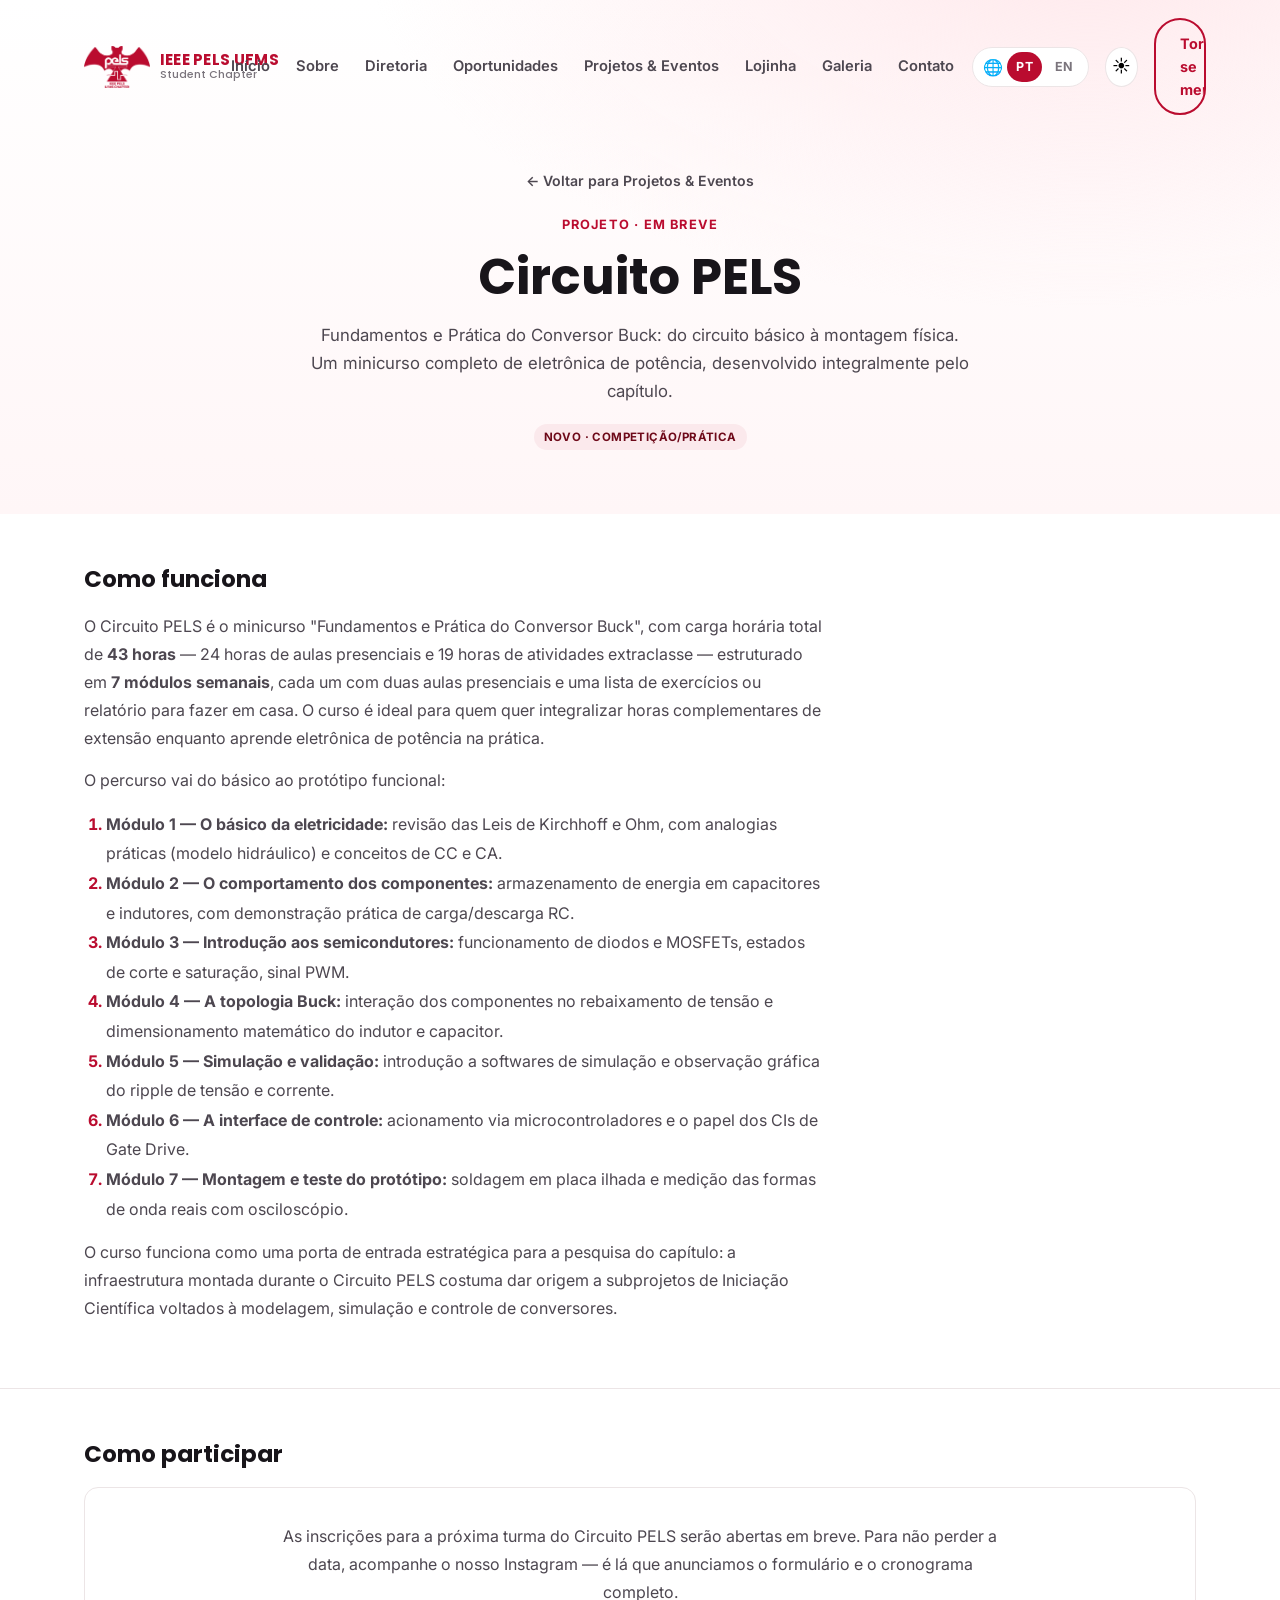
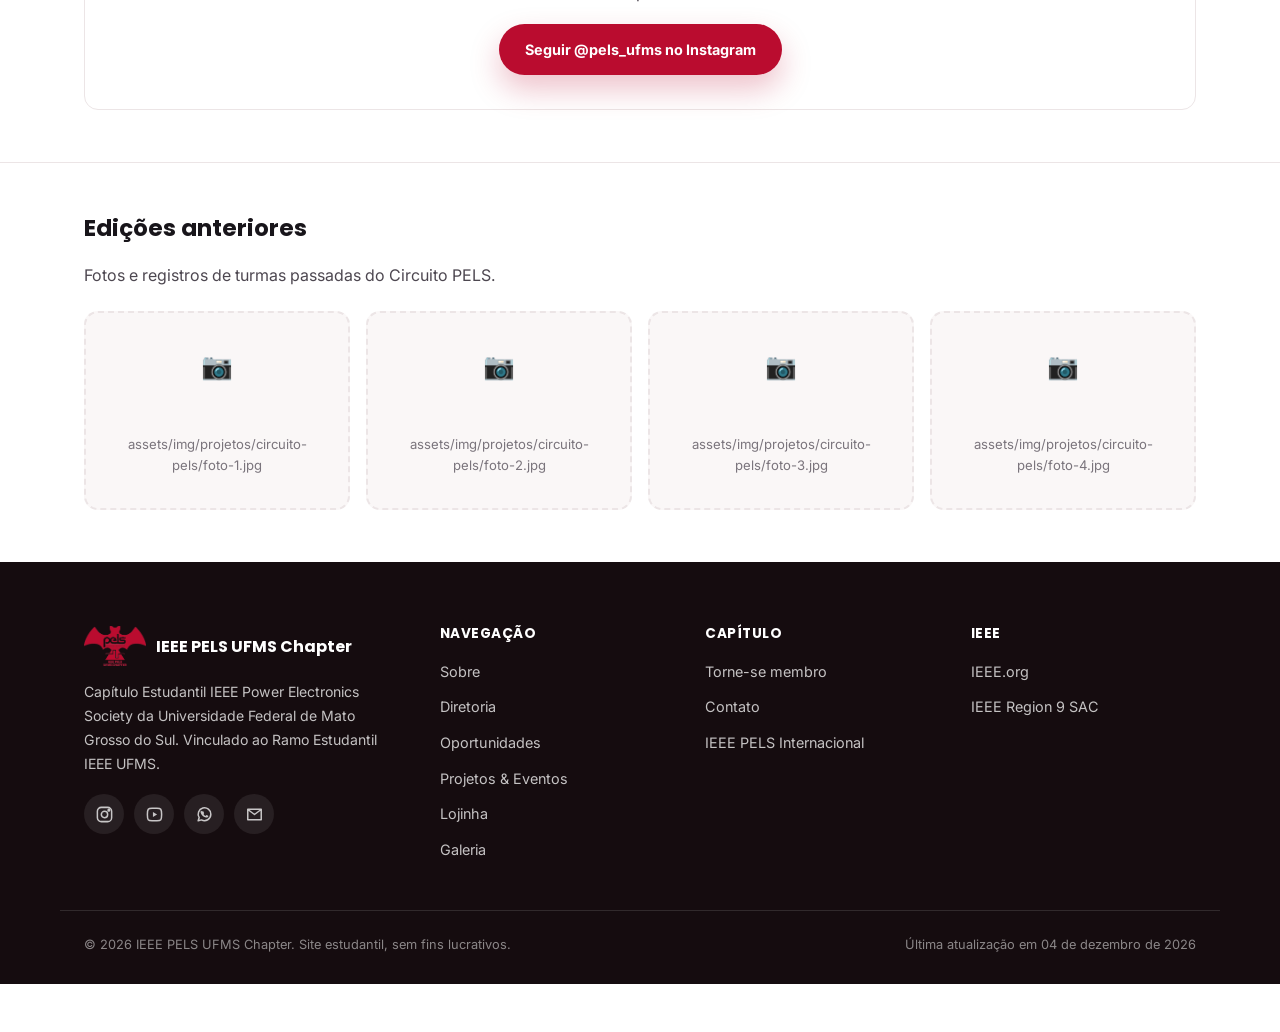
<file: projetos/circuito-pels.html>
<!DOCTYPE html>
<html lang="pt-BR">
<head>
<meta charset="UTF-8">
<meta name="viewport" content="width=device-width, initial-scale=1.0">
<title>Circuito PELS — IEEE PELS UFMS Chapter</title>
<meta name="description" content="Circuito PELS: minicurso prático de eletrônica de potência do Capítulo Estudantil IEEE PELS UFMS, do circuito básico à montagem física de um conversor Buck.">
<link rel="icon" type="image/png" sizes="32x32" href="../assets/img/favicon-32.png">
<link rel="icon" type="image/png" sizes="192x192" href="../assets/img/favicon-192.png">
<link rel="apple-touch-icon" href="../assets/img/favicon-192.png">
<link rel="preconnect" href="https://fonts.googleapis.com">
<link rel="preconnect" href="https://fonts.gstatic.com" crossorigin>
<link href="https://fonts.googleapis.com/css2?family=Inter:wght@400;500;600;700&family=Poppins:wght@600;700;800&display=swap" rel="stylesheet">
<link rel="stylesheet" href="../css/style.css">
<script>
  (function () {
    var stored = localStorage.getItem('pels-theme');
    var theme = stored || (window.matchMedia('(prefers-color-scheme: dark)').matches ? 'dark' : 'light');
    document.documentElement.setAttribute('data-theme', theme);

    var storedLang = localStorage.getItem('pels-lang');
    if (storedLang === 'en') document.documentElement.setAttribute('lang', 'en');
  })();
</script>
</head>
<body>

<a class="skip-link" href="#conteudo">Pular para o conteúdo</a>
<div class="scroll-progress" id="scrollProgress"></div>

<header class="site-header" id="siteHeader">
  <div class="container">
    <a href="../index.html" class="brand">
      <img src="../assets/img/logo.png" alt="Logo IEEE PELS UFMS Chapter">
      <span class="brand-text">
        <strong>IEEE PELS UFMS</strong>
        <span>Student Chapter</span>
      </span>
    </a>

    <nav class="nav-desktop" aria-label="Navegação principal">
      <a href="../index.html#inicio"><span class="i18n-pt">Início</span><span class="i18n-en" lang="en">Home</span></a>
      <a href="../index.html#sobre"><span class="i18n-pt">Sobre</span><span class="i18n-en" lang="en">About</span></a>
      <a href="../index.html#diretoria"><span class="i18n-pt">Diretoria</span><span class="i18n-en" lang="en">Board</span></a>
      <a href="../index.html#oportunidades"><span class="i18n-pt">Oportunidades</span><span class="i18n-en" lang="en">Opportunities</span></a>
      <a href="../index.html#projetos"><span class="i18n-pt">Projetos &amp; Eventos</span><span class="i18n-en" lang="en">Projects &amp; Events</span></a>
      <a href="../index.html#loja"><span class="i18n-pt">Lojinha</span><span class="i18n-en" lang="en">Shop</span></a>
      <a href="../index.html#galeria"><span class="i18n-pt">Galeria</span><span class="i18n-en" lang="en">Gallery</span></a>
      <a href="../index.html#contato"><span class="i18n-pt">Contato</span><span class="i18n-en" lang="en">Contact</span></a>
    </nav>

    <div class="lang-toggle" role="group" aria-label="Idioma do site / Site language">
      <span class="lang-toggle-icon" aria-hidden="true">🌐</span>
      <button type="button" class="lang-btn" data-lang-btn="pt" aria-pressed="true">PT</button>
      <button type="button" class="lang-btn" data-lang-btn="en" aria-pressed="false">EN</button>
    </div>

    <button class="theme-toggle" id="themeToggle" type="button" aria-label="Alternar tema claro/escuro" aria-pressed="false">
      <span class="theme-icon theme-icon-sun" aria-hidden="true">☀️</span>
      <span class="theme-icon theme-icon-moon" aria-hidden="true">🌙</span>
    </button>

    <a href="../index.html#membros" class="btn btn-outline"><span class="i18n-pt">Torne-se membro</span><span class="i18n-en" lang="en">Become a member</span></a>

    <button class="nav-toggle" id="navToggle" aria-label="Abrir menu" aria-expanded="false" aria-controls="navMobile">
      <span></span>
    </button>
  </div>
</header>

<nav class="nav-mobile" id="navMobile" aria-label="Navegação mobile">
  <a href="../index.html#inicio"><span class="i18n-pt">Início</span><span class="i18n-en" lang="en">Home</span></a>
  <a href="../index.html#sobre"><span class="i18n-pt">Sobre</span><span class="i18n-en" lang="en">About</span></a>
  <a href="../index.html#diretoria"><span class="i18n-pt">Diretoria</span><span class="i18n-en" lang="en">Board</span></a>
  <a href="../index.html#oportunidades"><span class="i18n-pt">Oportunidades</span><span class="i18n-en" lang="en">Opportunities</span></a>
  <a href="../index.html#projetos"><span class="i18n-pt">Projetos &amp; Eventos</span><span class="i18n-en" lang="en">Projects &amp; Events</span></a>
  <a href="../index.html#loja"><span class="i18n-pt">Lojinha</span><span class="i18n-en" lang="en">Shop</span></a>
  <a href="../index.html#galeria"><span class="i18n-pt">Galeria</span><span class="i18n-en" lang="en">Gallery</span></a>
  <a href="../index.html#contato"><span class="i18n-pt">Contato</span><span class="i18n-en" lang="en">Contact</span></a>
  <a href="../index.html#membros" class="btn btn-primary"><span class="i18n-pt">Torne-se membro</span><span class="i18n-en" lang="en">Become a member</span></a>
  <div class="lang-toggle lang-toggle-mobile" role="group" aria-label="Idioma do site / Site language">
    <span class="lang-toggle-icon" aria-hidden="true">🌐</span>
    <button type="button" class="lang-btn" data-lang-btn="pt" aria-pressed="true">PT</button>
    <button type="button" class="lang-btn" data-lang-btn="en" aria-pressed="false">EN</button>
  </div>
  <button class="theme-toggle theme-toggle-mobile" id="themeToggleMobile" type="button" aria-label="Alternar tema claro/escuro" aria-pressed="false">
    <span class="theme-icon theme-icon-sun" aria-hidden="true">☀️</span>
    <span class="theme-icon theme-icon-moon" aria-hidden="true">🌙</span>
    <span class="theme-toggle-label" id="themeToggleLabel">Tema escuro</span>
  </button>
</nav>

<main id="conteudo">

  <section class="page-hero">
    <div class="container">
      <a href="../index.html#projetos" class="page-back"><span class="i18n-pt">← Voltar para Projetos &amp; Eventos</span><span class="i18n-en" lang="en">← Back to Projects &amp; Events</span></a>
      <span class="kicker">Projeto · Em breve</span>
      <h1>Circuito PELS</h1>
      <p class="page-lead">Fundamentos e Prática do Conversor Buck: do circuito básico à montagem física. Um minicurso completo de eletrônica de potência, desenvolvido integralmente pelo capítulo.</p>
      <span class="opp-tag">Novo · Competição/Prática</span>
    </div>
  </section>

  <section class="page-section">
    <div class="container">
      <h2>Como funciona</h2>
      <p>
        O Circuito PELS é o minicurso "Fundamentos e Prática do Conversor Buck", com carga horária total de
        <strong>43 horas</strong> — 24 horas de aulas presenciais e 19 horas de atividades extraclasse — estruturado
        em <strong>7 módulos semanais</strong>, cada um com duas aulas presenciais e uma lista de exercícios ou
        relatório para fazer em casa. O curso é ideal para quem quer integralizar horas complementares de extensão
        enquanto aprende eletrônica de potência na prática.
      </p>
      <p>O percurso vai do básico ao protótipo funcional:</p>
      <ol>
        <li><strong>Módulo 1 — O básico da eletricidade:</strong> revisão das Leis de Kirchhoff e Ohm, com analogias práticas (modelo hidráulico) e conceitos de CC e CA.</li>
        <li><strong>Módulo 2 — O comportamento dos componentes:</strong> armazenamento de energia em capacitores e indutores, com demonstração prática de carga/descarga RC.</li>
        <li><strong>Módulo 3 — Introdução aos semicondutores:</strong> funcionamento de diodos e MOSFETs, estados de corte e saturação, sinal PWM.</li>
        <li><strong>Módulo 4 — A topologia Buck:</strong> interação dos componentes no rebaixamento de tensão e dimensionamento matemático do indutor e capacitor.</li>
        <li><strong>Módulo 5 — Simulação e validação:</strong> introdução a softwares de simulação e observação gráfica do ripple de tensão e corrente.</li>
        <li><strong>Módulo 6 — A interface de controle:</strong> acionamento via microcontroladores e o papel dos CIs de Gate Drive.</li>
        <li><strong>Módulo 7 — Montagem e teste do protótipo:</strong> soldagem em placa ilhada e medição das formas de onda reais com osciloscópio.</li>
      </ol>
      <p>
        O curso funciona como uma porta de entrada estratégica para a pesquisa do capítulo: a infraestrutura montada
        durante o Circuito PELS costuma dar origem a subprojetos de Iniciação Científica voltados à modelagem,
        simulação e controle de conversores.
      </p>
    </div>
  </section>

  <section class="page-section">
    <div class="container">
      <h2>Como participar</h2>
      <div class="page-cta">
        <p>As inscrições para a próxima turma do Circuito PELS serão abertas em breve. Para não perder a data,
          acompanhe o nosso Instagram — é lá que anunciamos o formulário e o cronograma completo.</p>
        <a href="https://www.instagram.com/pels_ufms/" target="_blank" rel="noopener" class="btn btn-primary">Seguir @pels_ufms no Instagram</a>
      </div>
    </div>
  </section>

  <section class="page-section">
    <div class="container">
      <h2>Edições anteriores</h2>
      <p>Fotos e registros de turmas passadas do Circuito PELS.</p>
      <!-- Fotos: substituir os placeholders abaixo por <img src="../assets/img/projetos/circuito-pels/foto-N.jpg" alt="..."> -->
      <div class="photo-placeholder-grid">
        <div class="photo-placeholder"><span>📷</span><span>assets/img/projetos/circuito-pels/foto-1.jpg</span></div>
        <div class="photo-placeholder"><span>📷</span><span>assets/img/projetos/circuito-pels/foto-2.jpg</span></div>
        <div class="photo-placeholder"><span>📷</span><span>assets/img/projetos/circuito-pels/foto-3.jpg</span></div>
        <div class="photo-placeholder"><span>📷</span><span>assets/img/projetos/circuito-pels/foto-4.jpg</span></div>
      </div>
    </div>
  </section>

</main>

<footer class="site-footer">
  <div class="container footer-grid">
    <div>
      <div class="footer-brand">
        <img src="../assets/img/logo.png" alt="Logo IEEE PELS UFMS">
        <strong>IEEE PELS UFMS Chapter</strong>
      </div>
      <p class="i18n-pt">Capítulo Estudantil IEEE Power Electronics Society da Universidade Federal de Mato Grosso do
        Sul. Vinculado ao Ramo Estudantil IEEE UFMS.</p>
      <p class="i18n-en" lang="en">IEEE Power Electronics Society Student Chapter at the Federal University of
        Mato Grosso do Sul. Affiliated with the IEEE UFMS Student Branch.</p>
      <div class="social-row">
        <a href="https://www.instagram.com/pels_ufms/" target="_blank" rel="noopener" aria-label="Instagram"><svg viewBox="0 0 24 24"><rect x="3" y="3" width="18" height="18" rx="5"/><circle cx="12" cy="12" r="4"/><circle cx="17.5" cy="6.5" r="1"/></svg></a>
        <a href="https://youtube.com/@pelsufms8757" target="_blank" rel="noopener" aria-label="YouTube"><svg viewBox="0 0 24 24"><path d="M21 12c0 3.5-.4 5.7-1.1 6.7-.7.9-2.2 1.3-4.8 1.3H8.9c-2.6 0-4.1-.4-4.8-1.3C3.4 17.7 3 15.5 3 12s.4-5.7 1.1-6.7C4.8 4.4 6.3 4 8.9 4h6.2c2.6 0 4.1.4 4.8 1.3.7 1 1.1 3.2 1.1 6.7Z"/><path d="m10 8.8 5.3 3.2-5.3 3.2Z" class="fill"/></svg></a>
        <a href="https://chat.whatsapp.com/J5uKCY3uAXA0diFgOtXQ81" target="_blank" rel="noopener" aria-label="WhatsApp"><svg viewBox="0 0 24 24"><path d="M20 11.8a8 8 0 0 1-11.8 7L4 20l1.3-4.1A8 8 0 1 1 20 11.8Z"/><path d="M9.1 8.3c.2-.4.3-.4.6-.4h.5c.1 0 .3 0 .4.3l.8 1.9c.1.2.1.3 0 .5l-.4.5c-.2.2-.3.3-.1.6.2.4.9 1.4 2 1.9.3.2.5.2.7 0l.7-.8c.2-.2.3-.2.5-.1l1.7.8c.3.1.4.2.4.4 0 .2-.1 1-.6 1.4-.5.5-1.2.6-1.5.6-.4 0-1.5-.1-3.1-.8a10.7 10.7 0 0 1-3.5-3.1c-.9-1.2-1.2-2.3-1.2-3.1 0-.8.4-1.3.7-1.7Z" class="fill"/></svg></a>
        <a href="mailto:pelsufms@gmail.com" aria-label="E-mail"><svg viewBox="0 0 24 24"><path d="M3.5 5.5h17v13h-17zM4 6l8 6 8-6"/></svg></a>
      </div>
    </div>

    <div class="footer-col">
      <h4><span class="i18n-pt">Navegação</span><span class="i18n-en" lang="en">Navigation</span></h4>
      <ul>
        <li><a href="../index.html#sobre"><span class="i18n-pt">Sobre</span><span class="i18n-en" lang="en">About</span></a></li>
        <li><a href="../index.html#diretoria"><span class="i18n-pt">Diretoria</span><span class="i18n-en" lang="en">Board</span></a></li>
        <li><a href="../index.html#oportunidades"><span class="i18n-pt">Oportunidades</span><span class="i18n-en" lang="en">Opportunities</span></a></li>
        <li><a href="../index.html#projetos"><span class="i18n-pt">Projetos &amp; Eventos</span><span class="i18n-en" lang="en">Projects &amp; Events</span></a></li>
        <li><a href="../index.html#loja"><span class="i18n-pt">Lojinha</span><span class="i18n-en" lang="en">Shop</span></a></li>
        <li><a href="../index.html#galeria"><span class="i18n-pt">Galeria</span><span class="i18n-en" lang="en">Gallery</span></a></li>
      </ul>
    </div>

    <div class="footer-col">
      <h4><span class="i18n-pt">Capítulo</span><span class="i18n-en" lang="en">Chapter</span></h4>
      <ul>
        <li><a href="../index.html#membros"><span class="i18n-pt">Torne-se membro</span><span class="i18n-en" lang="en">Become a member</span></a></li>
        <li><a href="../index.html#contato"><span class="i18n-pt">Contato</span><span class="i18n-en" lang="en">Contact</span></a></li>
        <li><a href="https://www.ieee-pels.org" target="_blank" rel="noopener"><span class="i18n-pt">IEEE PELS Internacional</span><span class="i18n-en" lang="en">IEEE PELS International</span></a></li>
      </ul>
    </div>

    <div class="footer-col">
      <h4>IEEE</h4>
      <ul>
        <li><a href="https://www.ieee.org" target="_blank" rel="noopener">IEEE.org</a></li>
        <li><a href="https://r9.ieee.org/sac" target="_blank" rel="noopener">IEEE Region 9 SAC</a></li>
      </ul>
    </div>
  </div>

  <div class="container footer-bottom">
    <span><span class="i18n-pt">© <span id="year"></span> IEEE PELS UFMS Chapter. Site estudantil, sem fins lucrativos.</span><span class="i18n-en" lang="en">© <span id="yearEn"></span> IEEE PELS UFMS Chapter. Student-run, non-profit website.</span></span>
    <span class="footer-updated"><span class="i18n-pt">Última atualização em <span id="lastUpdated">—</span></span><span class="i18n-en" lang="en">Last updated on <span id="lastUpdatedEn">—</span></span></span>
  </div>
</footer>

<button class="back-to-top" id="backToTop" aria-label="Voltar ao topo">↑</button>

<script src="../js/i18n.js"></script>
<script src="../js/main.js"></script>
</body>
</html>
</file>
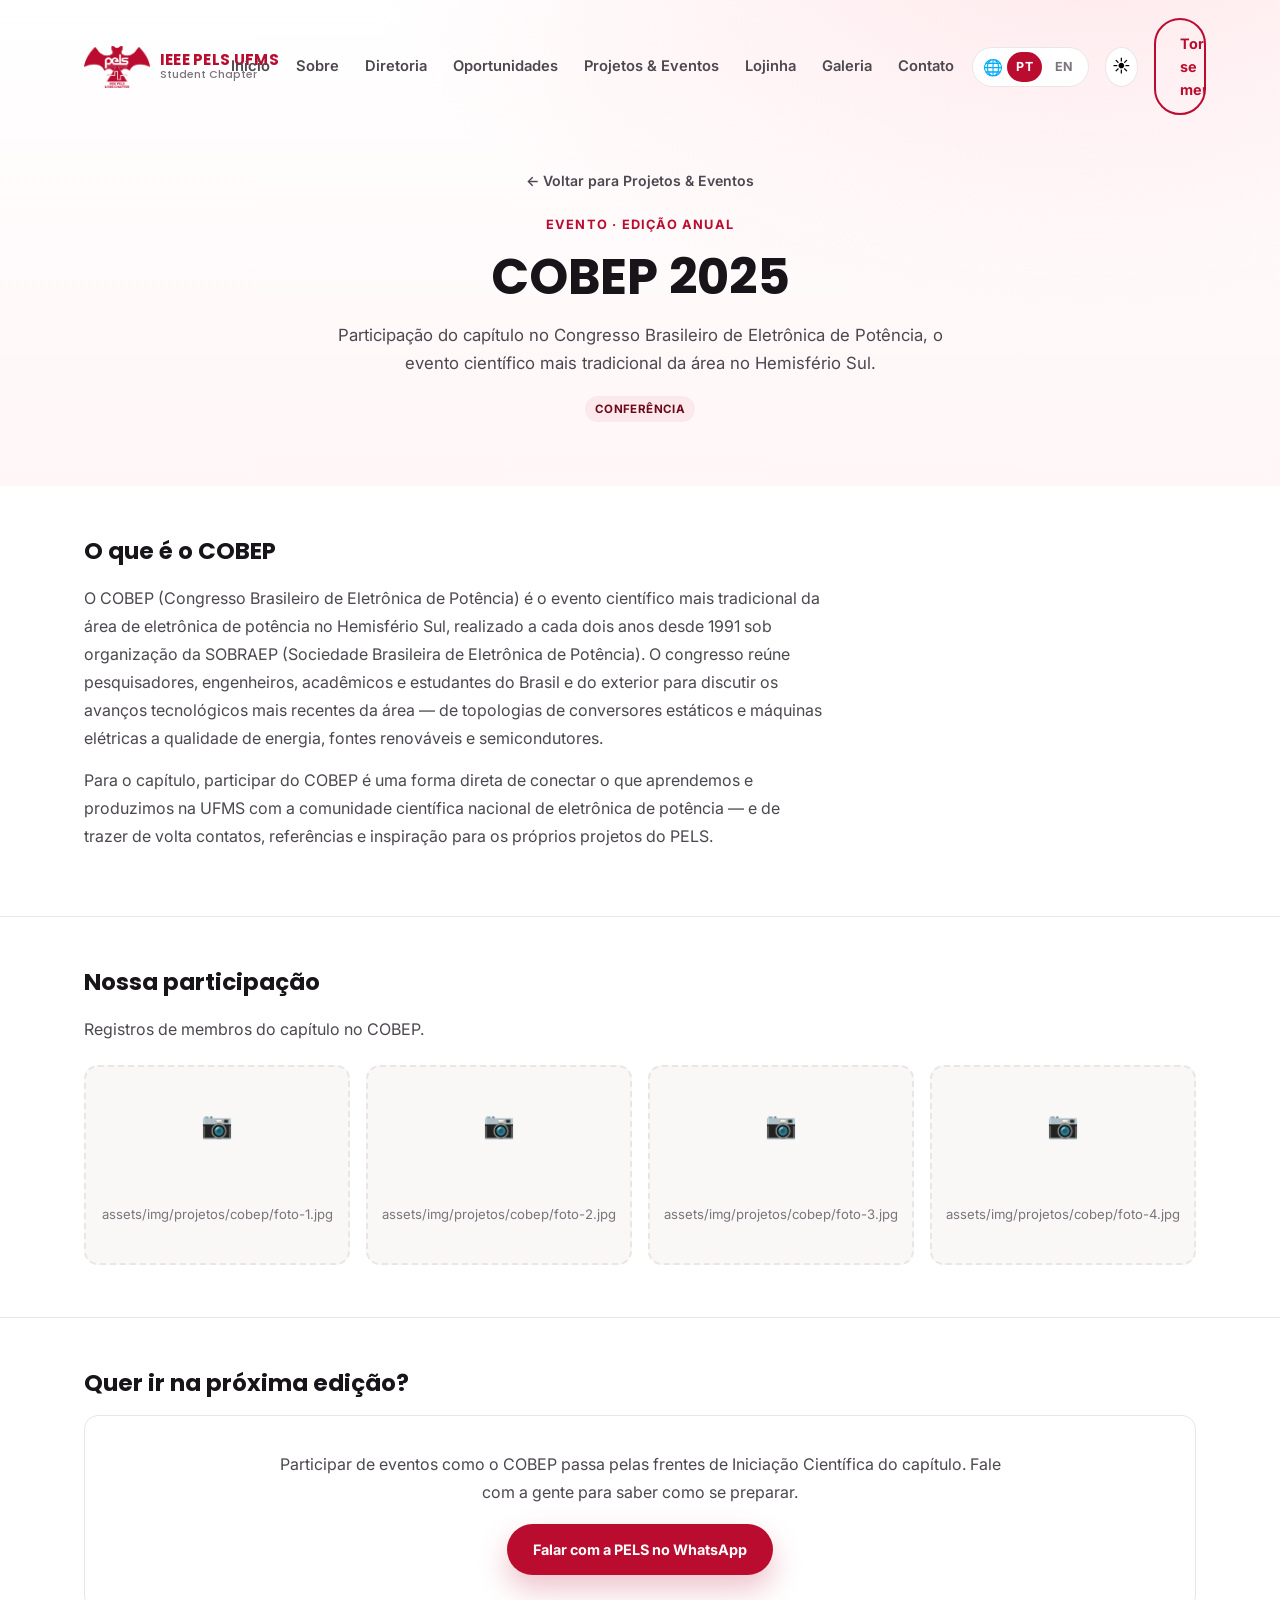
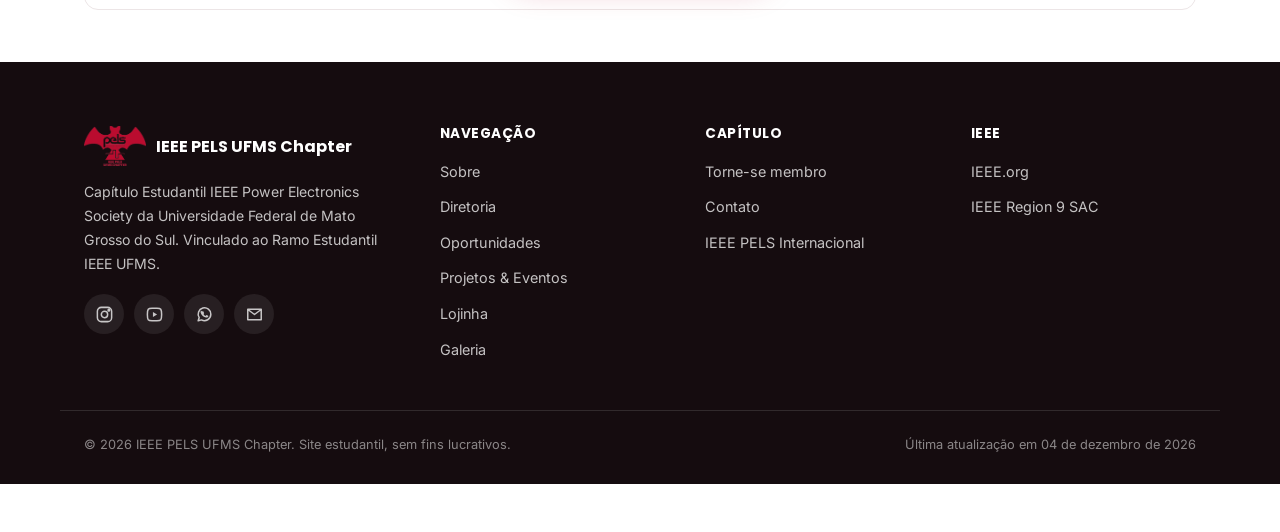
<file: projetos/cobep.html>
<!DOCTYPE html>
<html lang="pt-BR">
<head>
<meta charset="UTF-8">
<meta name="viewport" content="width=device-width, initial-scale=1.0">
<title>COBEP — IEEE PELS UFMS Chapter</title>
<meta name="description" content="COBEP: o Congresso Brasileiro de Eletrônica de Potência e a participação do Capítulo Estudantil IEEE PELS UFMS no principal evento científico da área no Brasil.">
<link rel="icon" type="image/png" sizes="32x32" href="../assets/img/favicon-32.png">
<link rel="icon" type="image/png" sizes="192x192" href="../assets/img/favicon-192.png">
<link rel="apple-touch-icon" href="../assets/img/favicon-192.png">
<link rel="preconnect" href="https://fonts.googleapis.com">
<link rel="preconnect" href="https://fonts.gstatic.com" crossorigin>
<link href="https://fonts.googleapis.com/css2?family=Inter:wght@400;500;600;700&family=Poppins:wght@600;700;800&display=swap" rel="stylesheet">
<link rel="stylesheet" href="../css/style.css">
<script>
  (function () {
    var stored = localStorage.getItem('pels-theme');
    var theme = stored || (window.matchMedia('(prefers-color-scheme: dark)').matches ? 'dark' : 'light');
    document.documentElement.setAttribute('data-theme', theme);

    var storedLang = localStorage.getItem('pels-lang');
    if (storedLang === 'en') document.documentElement.setAttribute('lang', 'en');
  })();
</script>
</head>
<body>

<a class="skip-link" href="#conteudo">Pular para o conteúdo</a>
<div class="scroll-progress" id="scrollProgress"></div>

<header class="site-header" id="siteHeader">
  <div class="container">
    <a href="../index.html" class="brand">
      <img src="../assets/img/logo.png" alt="Logo IEEE PELS UFMS Chapter">
      <span class="brand-text">
        <strong>IEEE PELS UFMS</strong>
        <span>Student Chapter</span>
      </span>
    </a>

    <nav class="nav-desktop" aria-label="Navegação principal">
      <a href="../index.html#inicio"><span class="i18n-pt">Início</span><span class="i18n-en" lang="en">Home</span></a>
      <a href="../index.html#sobre"><span class="i18n-pt">Sobre</span><span class="i18n-en" lang="en">About</span></a>
      <a href="../index.html#diretoria"><span class="i18n-pt">Diretoria</span><span class="i18n-en" lang="en">Board</span></a>
      <a href="../index.html#oportunidades"><span class="i18n-pt">Oportunidades</span><span class="i18n-en" lang="en">Opportunities</span></a>
      <a href="../index.html#projetos"><span class="i18n-pt">Projetos &amp; Eventos</span><span class="i18n-en" lang="en">Projects &amp; Events</span></a>
      <a href="../index.html#loja"><span class="i18n-pt">Lojinha</span><span class="i18n-en" lang="en">Shop</span></a>
      <a href="../index.html#galeria"><span class="i18n-pt">Galeria</span><span class="i18n-en" lang="en">Gallery</span></a>
      <a href="../index.html#contato"><span class="i18n-pt">Contato</span><span class="i18n-en" lang="en">Contact</span></a>
    </nav>

    <div class="lang-toggle" role="group" aria-label="Idioma do site / Site language">
      <span class="lang-toggle-icon" aria-hidden="true">🌐</span>
      <button type="button" class="lang-btn" data-lang-btn="pt" aria-pressed="true">PT</button>
      <button type="button" class="lang-btn" data-lang-btn="en" aria-pressed="false">EN</button>
    </div>

    <button class="theme-toggle" id="themeToggle" type="button" aria-label="Alternar tema claro/escuro" aria-pressed="false">
      <span class="theme-icon theme-icon-sun" aria-hidden="true">☀️</span>
      <span class="theme-icon theme-icon-moon" aria-hidden="true">🌙</span>
    </button>

    <a href="../index.html#membros" class="btn btn-outline"><span class="i18n-pt">Torne-se membro</span><span class="i18n-en" lang="en">Become a member</span></a>

    <button class="nav-toggle" id="navToggle" aria-label="Abrir menu" aria-expanded="false" aria-controls="navMobile">
      <span></span>
    </button>
  </div>
</header>

<nav class="nav-mobile" id="navMobile" aria-label="Navegação mobile">
  <a href="../index.html#inicio"><span class="i18n-pt">Início</span><span class="i18n-en" lang="en">Home</span></a>
  <a href="../index.html#sobre"><span class="i18n-pt">Sobre</span><span class="i18n-en" lang="en">About</span></a>
  <a href="../index.html#diretoria"><span class="i18n-pt">Diretoria</span><span class="i18n-en" lang="en">Board</span></a>
  <a href="../index.html#oportunidades"><span class="i18n-pt">Oportunidades</span><span class="i18n-en" lang="en">Opportunities</span></a>
  <a href="../index.html#projetos"><span class="i18n-pt">Projetos &amp; Eventos</span><span class="i18n-en" lang="en">Projects &amp; Events</span></a>
  <a href="../index.html#loja"><span class="i18n-pt">Lojinha</span><span class="i18n-en" lang="en">Shop</span></a>
  <a href="../index.html#galeria"><span class="i18n-pt">Galeria</span><span class="i18n-en" lang="en">Gallery</span></a>
  <a href="../index.html#contato"><span class="i18n-pt">Contato</span><span class="i18n-en" lang="en">Contact</span></a>
  <a href="../index.html#membros" class="btn btn-primary"><span class="i18n-pt">Torne-se membro</span><span class="i18n-en" lang="en">Become a member</span></a>
  <div class="lang-toggle lang-toggle-mobile" role="group" aria-label="Idioma do site / Site language">
    <span class="lang-toggle-icon" aria-hidden="true">🌐</span>
    <button type="button" class="lang-btn" data-lang-btn="pt" aria-pressed="true">PT</button>
    <button type="button" class="lang-btn" data-lang-btn="en" aria-pressed="false">EN</button>
  </div>
  <button class="theme-toggle theme-toggle-mobile" id="themeToggleMobile" type="button" aria-label="Alternar tema claro/escuro" aria-pressed="false">
    <span class="theme-icon theme-icon-sun" aria-hidden="true">☀️</span>
    <span class="theme-icon theme-icon-moon" aria-hidden="true">🌙</span>
    <span class="theme-toggle-label" id="themeToggleLabel">Tema escuro</span>
  </button>
</nav>

<main id="conteudo">

  <section class="page-hero">
    <div class="container">
      <a href="../index.html#projetos" class="page-back"><span class="i18n-pt">← Voltar para Projetos &amp; Eventos</span><span class="i18n-en" lang="en">← Back to Projects &amp; Events</span></a>
      <span class="kicker">Evento · Edição anual</span>
      <h1>COBEP 2025</h1>
      <p class="page-lead">Participação do capítulo no Congresso Brasileiro de Eletrônica de Potência, o evento científico mais tradicional da área no Hemisfério Sul.</p>
      <span class="opp-tag">Conferência</span>
    </div>
  </section>

  <section class="page-section">
    <div class="container">
      <h2>O que é o COBEP</h2>
      <p>
        O COBEP (Congresso Brasileiro de Eletrônica de Potência) é o evento científico mais tradicional da área
        de eletrônica de potência no Hemisfério Sul, realizado a cada dois anos desde 1991 sob organização da
        SOBRAEP (Sociedade Brasileira de Eletrônica de Potência). O congresso reúne pesquisadores, engenheiros,
        acadêmicos e estudantes do Brasil e do exterior para discutir os avanços tecnológicos mais recentes da
        área — de topologias de conversores estáticos e máquinas elétricas a qualidade de energia, fontes
        renováveis e semicondutores.
      </p>
      <p>
        Para o capítulo, participar do COBEP é uma forma direta de conectar o que aprendemos e produzimos na
        UFMS com a comunidade científica nacional de eletrônica de potência — e de trazer de volta contatos,
        referências e inspiração para os próprios projetos do PELS.
      </p>
    </div>
  </section>

  <section class="page-section">
    <div class="container">
      <h2>Nossa participação</h2>
      <p>Registros de membros do capítulo no COBEP.</p>
      <!-- Fotos: substituir os placeholders abaixo por <img src="../assets/img/projetos/cobep/foto-N.jpg" alt="..."> -->
      <div class="photo-placeholder-grid">
        <div class="photo-placeholder"><span>📷</span><span>assets/img/projetos/cobep/foto-1.jpg</span></div>
        <div class="photo-placeholder"><span>📷</span><span>assets/img/projetos/cobep/foto-2.jpg</span></div>
        <div class="photo-placeholder"><span>📷</span><span>assets/img/projetos/cobep/foto-3.jpg</span></div>
        <div class="photo-placeholder"><span>📷</span><span>assets/img/projetos/cobep/foto-4.jpg</span></div>
      </div>
    </div>
  </section>

  <section class="page-section">
    <div class="container">
      <h2>Quer ir na próxima edição?</h2>
      <div class="page-cta">
        <p>Participar de eventos como o COBEP passa pelas frentes de Iniciação Científica do capítulo. Fale com a
          gente para saber como se preparar.</p>
        <a href="https://chat.whatsapp.com/J5uKCY3uAXA0diFgOtXQ81" target="_blank" rel="noopener" class="btn btn-primary">Falar com a PELS no WhatsApp</a>
      </div>
    </div>
  </section>

</main>

<footer class="site-footer">
  <div class="container footer-grid">
    <div>
      <div class="footer-brand">
        <img src="../assets/img/logo.png" alt="Logo IEEE PELS UFMS">
        <strong>IEEE PELS UFMS Chapter</strong>
      </div>
      <p class="i18n-pt">Capítulo Estudantil IEEE Power Electronics Society da Universidade Federal de Mato Grosso do
        Sul. Vinculado ao Ramo Estudantil IEEE UFMS.</p>
      <p class="i18n-en" lang="en">IEEE Power Electronics Society Student Chapter at the Federal University of
        Mato Grosso do Sul. Affiliated with the IEEE UFMS Student Branch.</p>
      <div class="social-row">
        <a href="https://www.instagram.com/pels_ufms/" target="_blank" rel="noopener" aria-label="Instagram"><svg viewBox="0 0 24 24"><rect x="3" y="3" width="18" height="18" rx="5"/><circle cx="12" cy="12" r="4"/><circle cx="17.5" cy="6.5" r="1"/></svg></a>
        <a href="https://youtube.com/@pelsufms8757" target="_blank" rel="noopener" aria-label="YouTube"><svg viewBox="0 0 24 24"><path d="M21 12c0 3.5-.4 5.7-1.1 6.7-.7.9-2.2 1.3-4.8 1.3H8.9c-2.6 0-4.1-.4-4.8-1.3C3.4 17.7 3 15.5 3 12s.4-5.7 1.1-6.7C4.8 4.4 6.3 4 8.9 4h6.2c2.6 0 4.1.4 4.8 1.3.7 1 1.1 3.2 1.1 6.7Z"/><path d="m10 8.8 5.3 3.2-5.3 3.2Z" class="fill"/></svg></a>
        <a href="https://chat.whatsapp.com/J5uKCY3uAXA0diFgOtXQ81" target="_blank" rel="noopener" aria-label="WhatsApp"><svg viewBox="0 0 24 24"><path d="M20 11.8a8 8 0 0 1-11.8 7L4 20l1.3-4.1A8 8 0 1 1 20 11.8Z"/><path d="M9.1 8.3c.2-.4.3-.4.6-.4h.5c.1 0 .3 0 .4.3l.8 1.9c.1.2.1.3 0 .5l-.4.5c-.2.2-.3.3-.1.6.2.4.9 1.4 2 1.9.3.2.5.2.7 0l.7-.8c.2-.2.3-.2.5-.1l1.7.8c.3.1.4.2.4.4 0 .2-.1 1-.6 1.4-.5.5-1.2.6-1.5.6-.4 0-1.5-.1-3.1-.8a10.7 10.7 0 0 1-3.5-3.1c-.9-1.2-1.2-2.3-1.2-3.1 0-.8.4-1.3.7-1.7Z" class="fill"/></svg></a>
        <a href="mailto:pelsufms@gmail.com" aria-label="E-mail"><svg viewBox="0 0 24 24"><path d="M3.5 5.5h17v13h-17zM4 6l8 6 8-6"/></svg></a>
      </div>
    </div>

    <div class="footer-col">
      <h4><span class="i18n-pt">Navegação</span><span class="i18n-en" lang="en">Navigation</span></h4>
      <ul>
        <li><a href="../index.html#sobre"><span class="i18n-pt">Sobre</span><span class="i18n-en" lang="en">About</span></a></li>
        <li><a href="../index.html#diretoria"><span class="i18n-pt">Diretoria</span><span class="i18n-en" lang="en">Board</span></a></li>
        <li><a href="../index.html#oportunidades"><span class="i18n-pt">Oportunidades</span><span class="i18n-en" lang="en">Opportunities</span></a></li>
        <li><a href="../index.html#projetos"><span class="i18n-pt">Projetos &amp; Eventos</span><span class="i18n-en" lang="en">Projects &amp; Events</span></a></li>
        <li><a href="../index.html#loja"><span class="i18n-pt">Lojinha</span><span class="i18n-en" lang="en">Shop</span></a></li>
        <li><a href="../index.html#galeria"><span class="i18n-pt">Galeria</span><span class="i18n-en" lang="en">Gallery</span></a></li>
      </ul>
    </div>

    <div class="footer-col">
      <h4><span class="i18n-pt">Capítulo</span><span class="i18n-en" lang="en">Chapter</span></h4>
      <ul>
        <li><a href="../index.html#membros"><span class="i18n-pt">Torne-se membro</span><span class="i18n-en" lang="en">Become a member</span></a></li>
        <li><a href="../index.html#contato"><span class="i18n-pt">Contato</span><span class="i18n-en" lang="en">Contact</span></a></li>
        <li><a href="https://www.ieee-pels.org" target="_blank" rel="noopener"><span class="i18n-pt">IEEE PELS Internacional</span><span class="i18n-en" lang="en">IEEE PELS International</span></a></li>
      </ul>
    </div>

    <div class="footer-col">
      <h4>IEEE</h4>
      <ul>
        <li><a href="https://www.ieee.org" target="_blank" rel="noopener">IEEE.org</a></li>
        <li><a href="https://r9.ieee.org/sac" target="_blank" rel="noopener">IEEE Region 9 SAC</a></li>
      </ul>
    </div>
  </div>

  <div class="container footer-bottom">
    <span><span class="i18n-pt">© <span id="year"></span> IEEE PELS UFMS Chapter. Site estudantil, sem fins lucrativos.</span><span class="i18n-en" lang="en">© <span id="yearEn"></span> IEEE PELS UFMS Chapter. Student-run, non-profit website.</span></span>
    <span class="footer-updated"><span class="i18n-pt">Última atualização em <span id="lastUpdated">—</span></span><span class="i18n-en" lang="en">Last updated on <span id="lastUpdatedEn">—</span></span></span>
  </div>
</footer>

<button class="back-to-top" id="backToTop" aria-label="Voltar ao topo">↑</button>

<script src="../js/i18n.js"></script>
<script src="../js/main.js"></script>
</body>
</html>
</file>
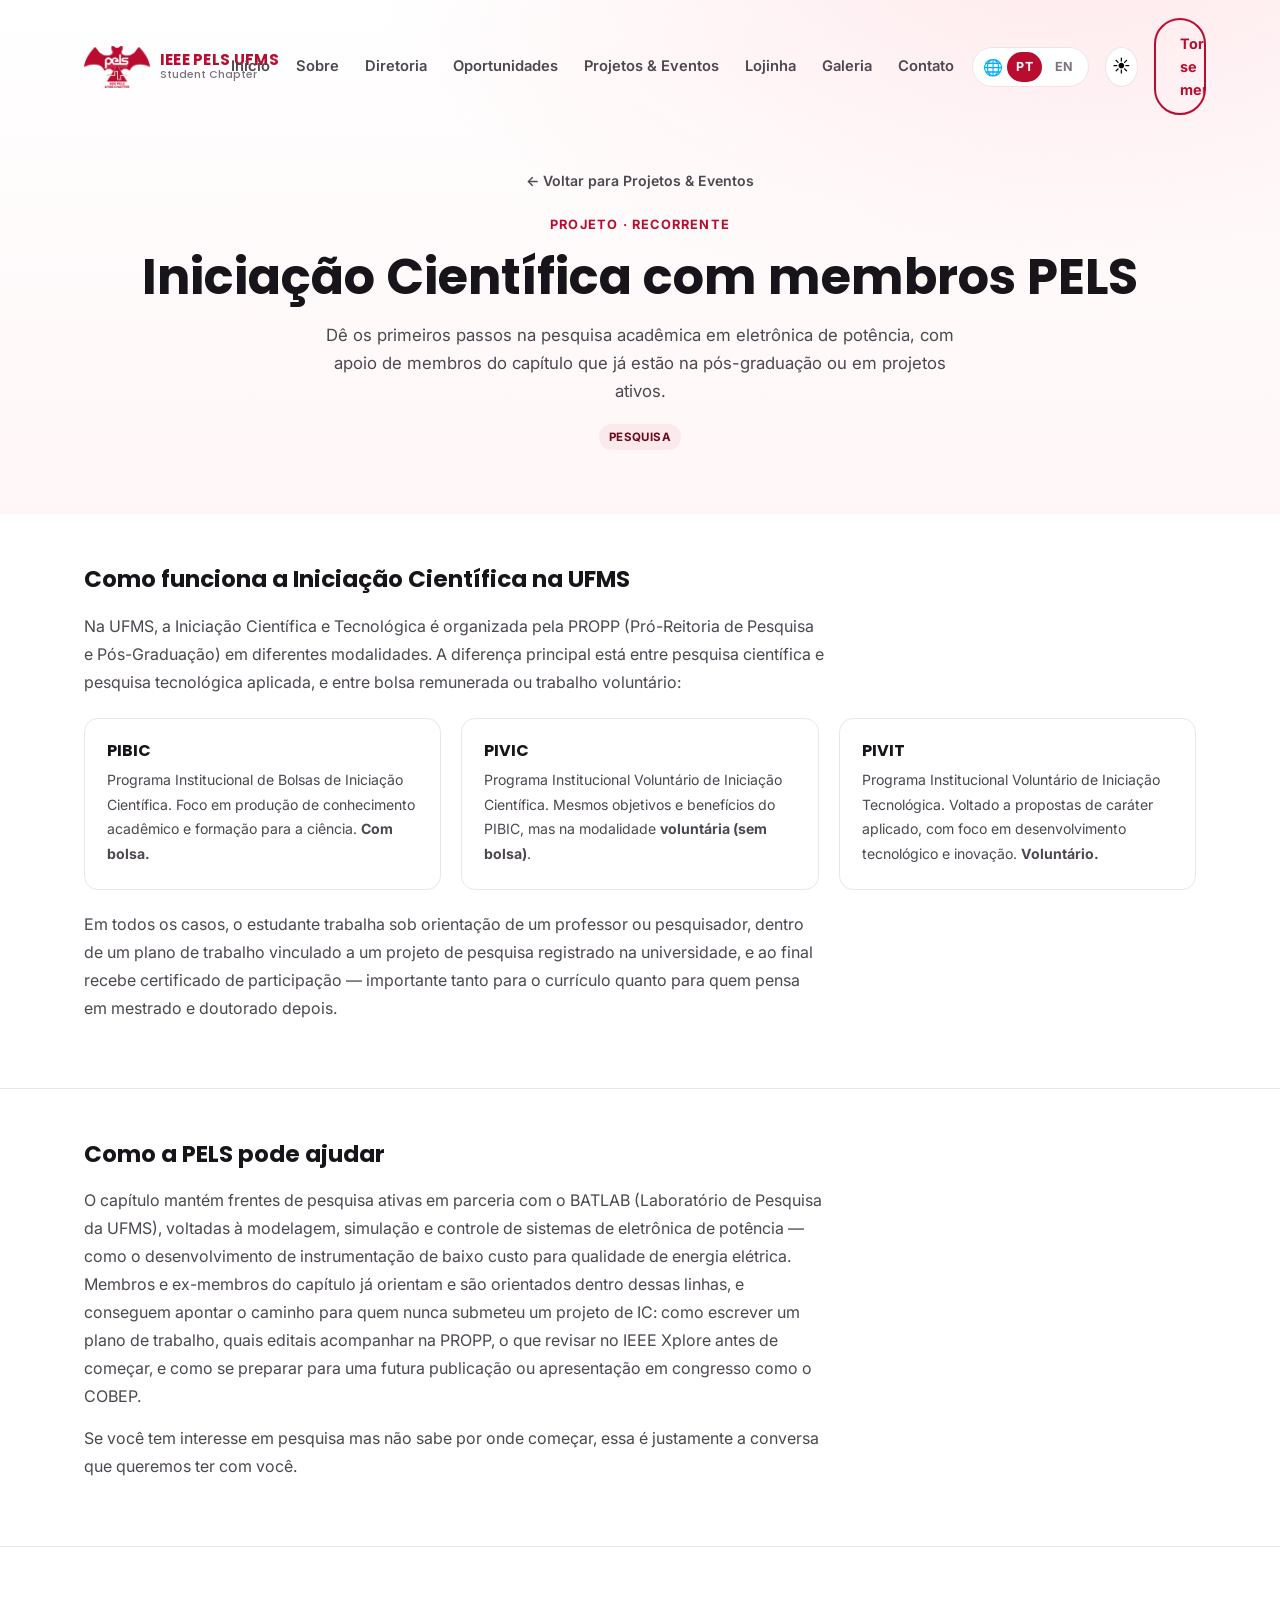
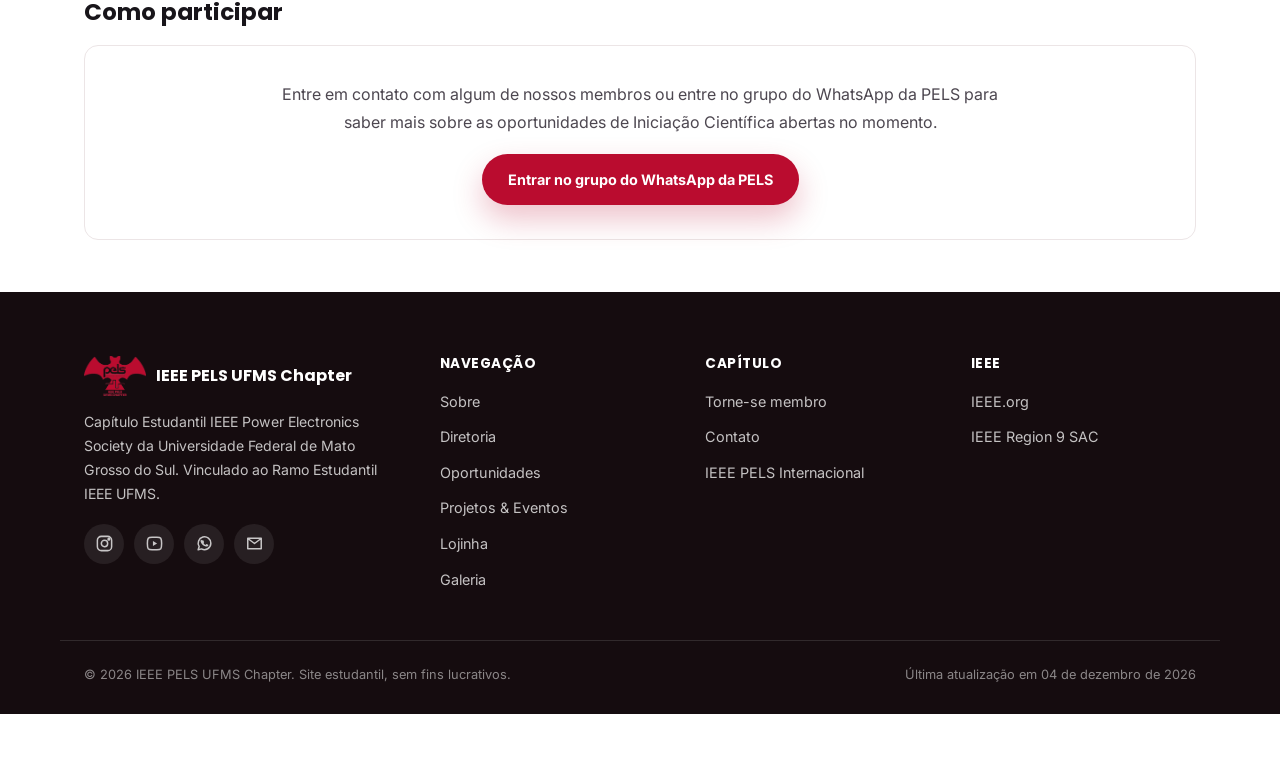
<file: projetos/iniciacao-cientifica.html>
<!DOCTYPE html>
<html lang="pt-BR">
<head>
<meta charset="UTF-8">
<meta name="viewport" content="width=device-width, initial-scale=1.0">
<title>Iniciação Científica — IEEE PELS UFMS Chapter</title>
<meta name="description" content="Como funciona a Iniciação Científica na UFMS (PIVIC, PIBIC e PIVIT) e como o Capítulo Estudantil IEEE PELS UFMS pode ajudar você a começar na pesquisa.">
<link rel="icon" type="image/png" sizes="32x32" href="../assets/img/favicon-32.png">
<link rel="icon" type="image/png" sizes="192x192" href="../assets/img/favicon-192.png">
<link rel="apple-touch-icon" href="../assets/img/favicon-192.png">
<link rel="preconnect" href="https://fonts.googleapis.com">
<link rel="preconnect" href="https://fonts.gstatic.com" crossorigin>
<link href="https://fonts.googleapis.com/css2?family=Inter:wght@400;500;600;700&family=Poppins:wght@600;700;800&display=swap" rel="stylesheet">
<link rel="stylesheet" href="../css/style.css">
<script>
  (function () {
    var stored = localStorage.getItem('pels-theme');
    var theme = stored || (window.matchMedia('(prefers-color-scheme: dark)').matches ? 'dark' : 'light');
    document.documentElement.setAttribute('data-theme', theme);

    var storedLang = localStorage.getItem('pels-lang');
    if (storedLang === 'en') document.documentElement.setAttribute('lang', 'en');
  })();
</script>
</head>
<body>

<a class="skip-link" href="#conteudo">Pular para o conteúdo</a>
<div class="scroll-progress" id="scrollProgress"></div>

<header class="site-header" id="siteHeader">
  <div class="container">
    <a href="../index.html" class="brand">
      <img src="../assets/img/logo.png" alt="Logo IEEE PELS UFMS Chapter">
      <span class="brand-text">
        <strong>IEEE PELS UFMS</strong>
        <span>Student Chapter</span>
      </span>
    </a>

    <nav class="nav-desktop" aria-label="Navegação principal">
      <a href="../index.html#inicio"><span class="i18n-pt">Início</span><span class="i18n-en" lang="en">Home</span></a>
      <a href="../index.html#sobre"><span class="i18n-pt">Sobre</span><span class="i18n-en" lang="en">About</span></a>
      <a href="../index.html#diretoria"><span class="i18n-pt">Diretoria</span><span class="i18n-en" lang="en">Board</span></a>
      <a href="../index.html#oportunidades"><span class="i18n-pt">Oportunidades</span><span class="i18n-en" lang="en">Opportunities</span></a>
      <a href="../index.html#projetos"><span class="i18n-pt">Projetos &amp; Eventos</span><span class="i18n-en" lang="en">Projects &amp; Events</span></a>
      <a href="../index.html#loja"><span class="i18n-pt">Lojinha</span><span class="i18n-en" lang="en">Shop</span></a>
      <a href="../index.html#galeria"><span class="i18n-pt">Galeria</span><span class="i18n-en" lang="en">Gallery</span></a>
      <a href="../index.html#contato"><span class="i18n-pt">Contato</span><span class="i18n-en" lang="en">Contact</span></a>
    </nav>

    <div class="lang-toggle" role="group" aria-label="Idioma do site / Site language">
      <span class="lang-toggle-icon" aria-hidden="true">🌐</span>
      <button type="button" class="lang-btn" data-lang-btn="pt" aria-pressed="true">PT</button>
      <button type="button" class="lang-btn" data-lang-btn="en" aria-pressed="false">EN</button>
    </div>

    <button class="theme-toggle" id="themeToggle" type="button" aria-label="Alternar tema claro/escuro" aria-pressed="false">
      <span class="theme-icon theme-icon-sun" aria-hidden="true">☀️</span>
      <span class="theme-icon theme-icon-moon" aria-hidden="true">🌙</span>
    </button>

    <a href="../index.html#membros" class="btn btn-outline"><span class="i18n-pt">Torne-se membro</span><span class="i18n-en" lang="en">Become a member</span></a>

    <button class="nav-toggle" id="navToggle" aria-label="Abrir menu" aria-expanded="false" aria-controls="navMobile">
      <span></span>
    </button>
  </div>
</header>

<nav class="nav-mobile" id="navMobile" aria-label="Navegação mobile">
  <a href="../index.html#inicio"><span class="i18n-pt">Início</span><span class="i18n-en" lang="en">Home</span></a>
  <a href="../index.html#sobre"><span class="i18n-pt">Sobre</span><span class="i18n-en" lang="en">About</span></a>
  <a href="../index.html#diretoria"><span class="i18n-pt">Diretoria</span><span class="i18n-en" lang="en">Board</span></a>
  <a href="../index.html#oportunidades"><span class="i18n-pt">Oportunidades</span><span class="i18n-en" lang="en">Opportunities</span></a>
  <a href="../index.html#projetos"><span class="i18n-pt">Projetos &amp; Eventos</span><span class="i18n-en" lang="en">Projects &amp; Events</span></a>
  <a href="../index.html#loja"><span class="i18n-pt">Lojinha</span><span class="i18n-en" lang="en">Shop</span></a>
  <a href="../index.html#galeria"><span class="i18n-pt">Galeria</span><span class="i18n-en" lang="en">Gallery</span></a>
  <a href="../index.html#contato"><span class="i18n-pt">Contato</span><span class="i18n-en" lang="en">Contact</span></a>
  <a href="../index.html#membros" class="btn btn-primary"><span class="i18n-pt">Torne-se membro</span><span class="i18n-en" lang="en">Become a member</span></a>
  <div class="lang-toggle lang-toggle-mobile" role="group" aria-label="Idioma do site / Site language">
    <span class="lang-toggle-icon" aria-hidden="true">🌐</span>
    <button type="button" class="lang-btn" data-lang-btn="pt" aria-pressed="true">PT</button>
    <button type="button" class="lang-btn" data-lang-btn="en" aria-pressed="false">EN</button>
  </div>
  <button class="theme-toggle theme-toggle-mobile" id="themeToggleMobile" type="button" aria-label="Alternar tema claro/escuro" aria-pressed="false">
    <span class="theme-icon theme-icon-sun" aria-hidden="true">☀️</span>
    <span class="theme-icon theme-icon-moon" aria-hidden="true">🌙</span>
    <span class="theme-toggle-label" id="themeToggleLabel">Tema escuro</span>
  </button>
</nav>

<main id="conteudo">

  <section class="page-hero">
    <div class="container">
      <a href="../index.html#projetos" class="page-back"><span class="i18n-pt">← Voltar para Projetos &amp; Eventos</span><span class="i18n-en" lang="en">← Back to Projects &amp; Events</span></a>
      <span class="kicker">Projeto · Recorrente</span>
      <h1>Iniciação Científica com membros PELS</h1>
      <p class="page-lead">Dê os primeiros passos na pesquisa acadêmica em eletrônica de potência, com apoio de membros do capítulo que já estão na pós-graduação ou em projetos ativos.</p>
      <span class="opp-tag">Pesquisa</span>
    </div>
  </section>

  <section class="page-section">
    <div class="container">
      <h2>Como funciona a Iniciação Científica na UFMS</h2>
      <p>
        Na UFMS, a Iniciação Científica e Tecnológica é organizada pela PROPP (Pró-Reitoria de Pesquisa e
        Pós-Graduação) em diferentes modalidades. A diferença principal está entre pesquisa científica e pesquisa
        tecnológica aplicada, e entre bolsa remunerada ou trabalho voluntário:
      </p>
      <div class="info-cards">
        <div class="info-card">
          <h3>PIBIC</h3>
          <p>Programa Institucional de Bolsas de Iniciação Científica. Foco em produção de conhecimento acadêmico e formação para a ciência. <strong>Com bolsa.</strong></p>
        </div>
        <div class="info-card">
          <h3>PIVIC</h3>
          <p>Programa Institucional Voluntário de Iniciação Científica. Mesmos objetivos e benefícios do PIBIC, mas na modalidade <strong>voluntária (sem bolsa)</strong>.</p>
        </div>
        <div class="info-card">
          <h3>PIVIT</h3>
          <p>Programa Institucional Voluntário de Iniciação Tecnológica. Voltado a propostas de caráter aplicado, com foco em desenvolvimento tecnológico e inovação. <strong>Voluntário.</strong></p>
        </div>
      </div>
      <p style="margin-top:20px;">
        Em todos os casos, o estudante trabalha sob orientação de um professor ou pesquisador, dentro de um plano
        de trabalho vinculado a um projeto de pesquisa registrado na universidade, e ao final recebe certificado de
        participação — importante tanto para o currículo quanto para quem pensa em mestrado e doutorado depois.
      </p>
    </div>
  </section>

  <section class="page-section">
    <div class="container">
      <h2>Como a PELS pode ajudar</h2>
      <p>
        O capítulo mantém frentes de pesquisa ativas em parceria com o BATLAB (Laboratório de Pesquisa da UFMS),
        voltadas à modelagem, simulação e controle de sistemas de eletrônica de potência — como o desenvolvimento
        de instrumentação de baixo custo para qualidade de energia elétrica. Membros e ex-membros do capítulo já
        orientam e são orientados dentro dessas linhas, e conseguem apontar o caminho para quem nunca submeteu um
        projeto de IC: como escrever um plano de trabalho, quais editais acompanhar na PROPP, o que revisar no
        IEEE Xplore antes de começar, e como se preparar para uma futura publicação ou apresentação em congresso
        como o COBEP.
      </p>
      <p>
        Se você tem interesse em pesquisa mas não sabe por onde começar, essa é justamente a conversa que
        queremos ter com você.
      </p>
    </div>
  </section>

  <section class="page-section">
    <div class="container">
      <h2>Como participar</h2>
      <div class="page-cta">
        <p>Entre em contato com algum de nossos membros ou entre no grupo do WhatsApp da PELS para saber mais
          sobre as oportunidades de Iniciação Científica abertas no momento.</p>
        <a href="https://chat.whatsapp.com/J5uKCY3uAXA0diFgOtXQ81" target="_blank" rel="noopener" class="btn btn-primary">Entrar no grupo do WhatsApp da PELS</a>
      </div>
    </div>
  </section>

</main>

<footer class="site-footer">
  <div class="container footer-grid">
    <div>
      <div class="footer-brand">
        <img src="../assets/img/logo.png" alt="Logo IEEE PELS UFMS">
        <strong>IEEE PELS UFMS Chapter</strong>
      </div>
      <p class="i18n-pt">Capítulo Estudantil IEEE Power Electronics Society da Universidade Federal de Mato Grosso do
        Sul. Vinculado ao Ramo Estudantil IEEE UFMS.</p>
      <p class="i18n-en" lang="en">IEEE Power Electronics Society Student Chapter at the Federal University of
        Mato Grosso do Sul. Affiliated with the IEEE UFMS Student Branch.</p>
      <div class="social-row">
        <a href="https://www.instagram.com/pels_ufms/" target="_blank" rel="noopener" aria-label="Instagram"><svg viewBox="0 0 24 24"><rect x="3" y="3" width="18" height="18" rx="5"/><circle cx="12" cy="12" r="4"/><circle cx="17.5" cy="6.5" r="1"/></svg></a>
        <a href="https://youtube.com/@pelsufms8757" target="_blank" rel="noopener" aria-label="YouTube"><svg viewBox="0 0 24 24"><path d="M21 12c0 3.5-.4 5.7-1.1 6.7-.7.9-2.2 1.3-4.8 1.3H8.9c-2.6 0-4.1-.4-4.8-1.3C3.4 17.7 3 15.5 3 12s.4-5.7 1.1-6.7C4.8 4.4 6.3 4 8.9 4h6.2c2.6 0 4.1.4 4.8 1.3.7 1 1.1 3.2 1.1 6.7Z"/><path d="m10 8.8 5.3 3.2-5.3 3.2Z" class="fill"/></svg></a>
        <a href="https://chat.whatsapp.com/J5uKCY3uAXA0diFgOtXQ81" target="_blank" rel="noopener" aria-label="WhatsApp"><svg viewBox="0 0 24 24"><path d="M20 11.8a8 8 0 0 1-11.8 7L4 20l1.3-4.1A8 8 0 1 1 20 11.8Z"/><path d="M9.1 8.3c.2-.4.3-.4.6-.4h.5c.1 0 .3 0 .4.3l.8 1.9c.1.2.1.3 0 .5l-.4.5c-.2.2-.3.3-.1.6.2.4.9 1.4 2 1.9.3.2.5.2.7 0l.7-.8c.2-.2.3-.2.5-.1l1.7.8c.3.1.4.2.4.4 0 .2-.1 1-.6 1.4-.5.5-1.2.6-1.5.6-.4 0-1.5-.1-3.1-.8a10.7 10.7 0 0 1-3.5-3.1c-.9-1.2-1.2-2.3-1.2-3.1 0-.8.4-1.3.7-1.7Z" class="fill"/></svg></a>
        <a href="mailto:pelsufms@gmail.com" aria-label="E-mail"><svg viewBox="0 0 24 24"><path d="M3.5 5.5h17v13h-17zM4 6l8 6 8-6"/></svg></a>
      </div>
    </div>

    <div class="footer-col">
      <h4><span class="i18n-pt">Navegação</span><span class="i18n-en" lang="en">Navigation</span></h4>
      <ul>
        <li><a href="../index.html#sobre"><span class="i18n-pt">Sobre</span><span class="i18n-en" lang="en">About</span></a></li>
        <li><a href="../index.html#diretoria"><span class="i18n-pt">Diretoria</span><span class="i18n-en" lang="en">Board</span></a></li>
        <li><a href="../index.html#oportunidades"><span class="i18n-pt">Oportunidades</span><span class="i18n-en" lang="en">Opportunities</span></a></li>
        <li><a href="../index.html#projetos"><span class="i18n-pt">Projetos &amp; Eventos</span><span class="i18n-en" lang="en">Projects &amp; Events</span></a></li>
        <li><a href="../index.html#loja"><span class="i18n-pt">Lojinha</span><span class="i18n-en" lang="en">Shop</span></a></li>
        <li><a href="../index.html#galeria"><span class="i18n-pt">Galeria</span><span class="i18n-en" lang="en">Gallery</span></a></li>
      </ul>
    </div>

    <div class="footer-col">
      <h4><span class="i18n-pt">Capítulo</span><span class="i18n-en" lang="en">Chapter</span></h4>
      <ul>
        <li><a href="../index.html#membros"><span class="i18n-pt">Torne-se membro</span><span class="i18n-en" lang="en">Become a member</span></a></li>
        <li><a href="../index.html#contato"><span class="i18n-pt">Contato</span><span class="i18n-en" lang="en">Contact</span></a></li>
        <li><a href="https://www.ieee-pels.org" target="_blank" rel="noopener"><span class="i18n-pt">IEEE PELS Internacional</span><span class="i18n-en" lang="en">IEEE PELS International</span></a></li>
      </ul>
    </div>

    <div class="footer-col">
      <h4>IEEE</h4>
      <ul>
        <li><a href="https://www.ieee.org" target="_blank" rel="noopener">IEEE.org</a></li>
        <li><a href="https://r9.ieee.org/sac" target="_blank" rel="noopener">IEEE Region 9 SAC</a></li>
      </ul>
    </div>
  </div>

  <div class="container footer-bottom">
    <span><span class="i18n-pt">© <span id="year"></span> IEEE PELS UFMS Chapter. Site estudantil, sem fins lucrativos.</span><span class="i18n-en" lang="en">© <span id="yearEn"></span> IEEE PELS UFMS Chapter. Student-run, non-profit website.</span></span>
    <span class="footer-updated"><span class="i18n-pt">Última atualização em <span id="lastUpdated">—</span></span><span class="i18n-en" lang="en">Last updated on <span id="lastUpdatedEn">—</span></span></span>
  </div>
</footer>

<button class="back-to-top" id="backToTop" aria-label="Voltar ao topo">↑</button>

<script src="../js/i18n.js"></script>
<script src="../js/main.js"></script>
</body>
</html>
</file>
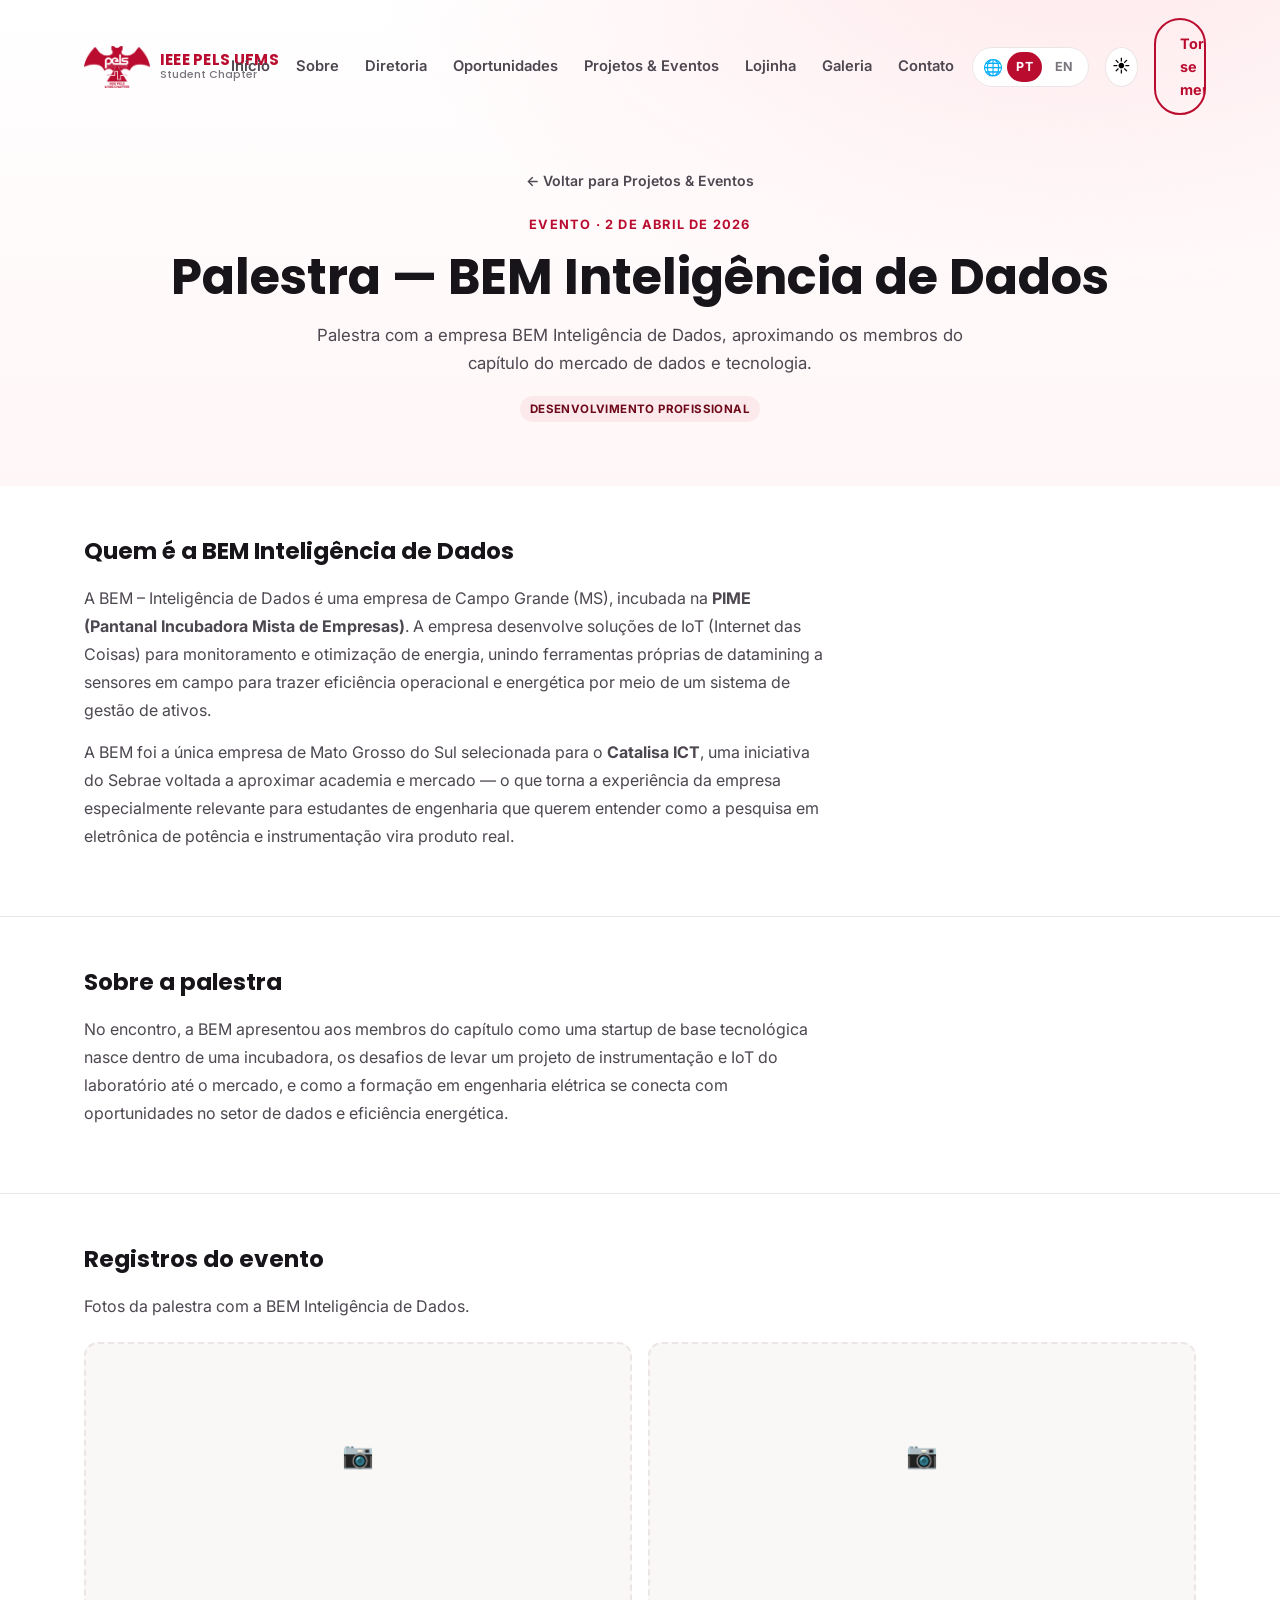
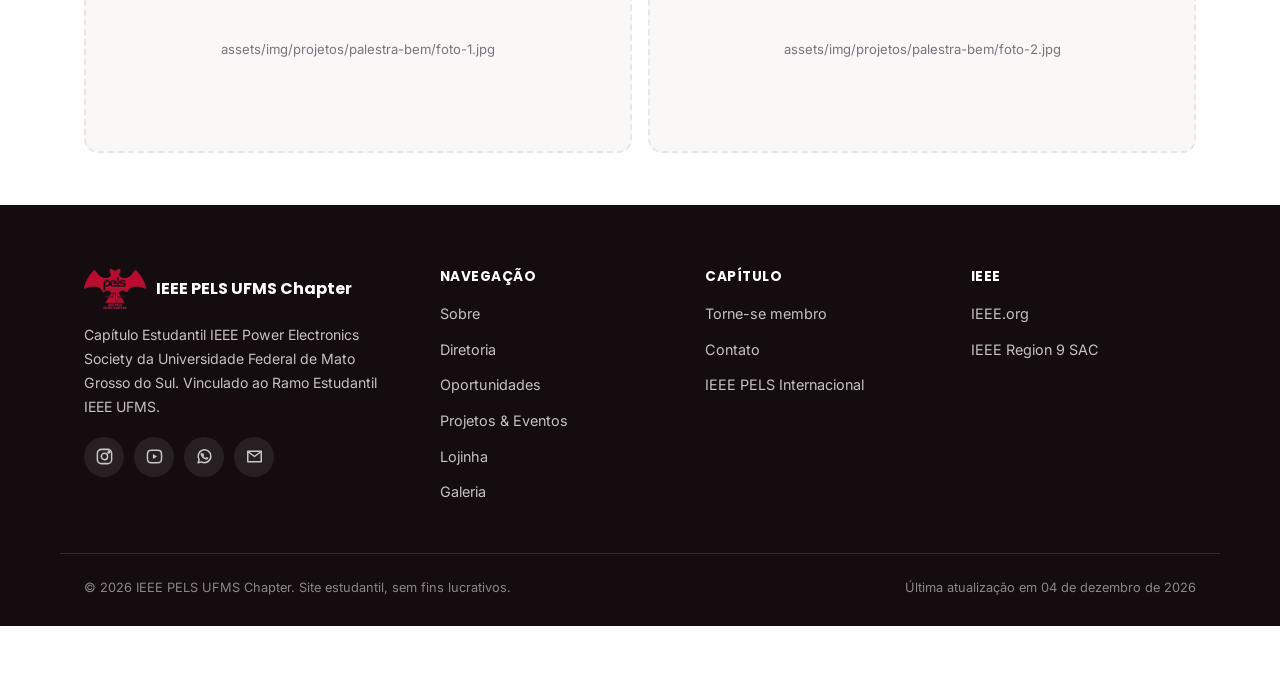
<file: projetos/palestra-bem.html>
<!DOCTYPE html>
<html lang="pt-BR">
<head>
<meta charset="UTF-8">
<meta name="viewport" content="width=device-width, initial-scale=1.0">
<title>Palestra — BEM Inteligência de Dados — IEEE PELS UFMS Chapter</title>
<meta name="description" content="Palestra do Capítulo Estudantil IEEE PELS UFMS com a BEM Inteligência de Dados, empresa incubada na PIME que desenvolve soluções de IoT para eficiência energética.">
<link rel="icon" type="image/png" sizes="32x32" href="../assets/img/favicon-32.png">
<link rel="icon" type="image/png" sizes="192x192" href="../assets/img/favicon-192.png">
<link rel="apple-touch-icon" href="../assets/img/favicon-192.png">
<link rel="preconnect" href="https://fonts.googleapis.com">
<link rel="preconnect" href="https://fonts.gstatic.com" crossorigin>
<link href="https://fonts.googleapis.com/css2?family=Inter:wght@400;500;600;700&family=Poppins:wght@600;700;800&display=swap" rel="stylesheet">
<link rel="stylesheet" href="../css/style.css">
<script>
  (function () {
    var stored = localStorage.getItem('pels-theme');
    var theme = stored || (window.matchMedia('(prefers-color-scheme: dark)').matches ? 'dark' : 'light');
    document.documentElement.setAttribute('data-theme', theme);

    var storedLang = localStorage.getItem('pels-lang');
    if (storedLang === 'en') document.documentElement.setAttribute('lang', 'en');
  })();
</script>
</head>
<body>

<a class="skip-link" href="#conteudo">Pular para o conteúdo</a>
<div class="scroll-progress" id="scrollProgress"></div>

<header class="site-header" id="siteHeader">
  <div class="container">
    <a href="../index.html" class="brand">
      <img src="../assets/img/logo.png" alt="Logo IEEE PELS UFMS Chapter">
      <span class="brand-text">
        <strong>IEEE PELS UFMS</strong>
        <span>Student Chapter</span>
      </span>
    </a>

    <nav class="nav-desktop" aria-label="Navegação principal">
      <a href="../index.html#inicio"><span class="i18n-pt">Início</span><span class="i18n-en" lang="en">Home</span></a>
      <a href="../index.html#sobre"><span class="i18n-pt">Sobre</span><span class="i18n-en" lang="en">About</span></a>
      <a href="../index.html#diretoria"><span class="i18n-pt">Diretoria</span><span class="i18n-en" lang="en">Board</span></a>
      <a href="../index.html#oportunidades"><span class="i18n-pt">Oportunidades</span><span class="i18n-en" lang="en">Opportunities</span></a>
      <a href="../index.html#projetos"><span class="i18n-pt">Projetos &amp; Eventos</span><span class="i18n-en" lang="en">Projects &amp; Events</span></a>
      <a href="../index.html#loja"><span class="i18n-pt">Lojinha</span><span class="i18n-en" lang="en">Shop</span></a>
      <a href="../index.html#galeria"><span class="i18n-pt">Galeria</span><span class="i18n-en" lang="en">Gallery</span></a>
      <a href="../index.html#contato"><span class="i18n-pt">Contato</span><span class="i18n-en" lang="en">Contact</span></a>
    </nav>

    <div class="lang-toggle" role="group" aria-label="Idioma do site / Site language">
      <span class="lang-toggle-icon" aria-hidden="true">🌐</span>
      <button type="button" class="lang-btn" data-lang-btn="pt" aria-pressed="true">PT</button>
      <button type="button" class="lang-btn" data-lang-btn="en" aria-pressed="false">EN</button>
    </div>

    <button class="theme-toggle" id="themeToggle" type="button" aria-label="Alternar tema claro/escuro" aria-pressed="false">
      <span class="theme-icon theme-icon-sun" aria-hidden="true">☀️</span>
      <span class="theme-icon theme-icon-moon" aria-hidden="true">🌙</span>
    </button>

    <a href="../index.html#membros" class="btn btn-outline"><span class="i18n-pt">Torne-se membro</span><span class="i18n-en" lang="en">Become a member</span></a>

    <button class="nav-toggle" id="navToggle" aria-label="Abrir menu" aria-expanded="false" aria-controls="navMobile">
      <span></span>
    </button>
  </div>
</header>

<nav class="nav-mobile" id="navMobile" aria-label="Navegação mobile">
  <a href="../index.html#inicio"><span class="i18n-pt">Início</span><span class="i18n-en" lang="en">Home</span></a>
  <a href="../index.html#sobre"><span class="i18n-pt">Sobre</span><span class="i18n-en" lang="en">About</span></a>
  <a href="../index.html#diretoria"><span class="i18n-pt">Diretoria</span><span class="i18n-en" lang="en">Board</span></a>
  <a href="../index.html#oportunidades"><span class="i18n-pt">Oportunidades</span><span class="i18n-en" lang="en">Opportunities</span></a>
  <a href="../index.html#projetos"><span class="i18n-pt">Projetos &amp; Eventos</span><span class="i18n-en" lang="en">Projects &amp; Events</span></a>
  <a href="../index.html#loja"><span class="i18n-pt">Lojinha</span><span class="i18n-en" lang="en">Shop</span></a>
  <a href="../index.html#galeria"><span class="i18n-pt">Galeria</span><span class="i18n-en" lang="en">Gallery</span></a>
  <a href="../index.html#contato"><span class="i18n-pt">Contato</span><span class="i18n-en" lang="en">Contact</span></a>
  <a href="../index.html#membros" class="btn btn-primary"><span class="i18n-pt">Torne-se membro</span><span class="i18n-en" lang="en">Become a member</span></a>
  <div class="lang-toggle lang-toggle-mobile" role="group" aria-label="Idioma do site / Site language">
    <span class="lang-toggle-icon" aria-hidden="true">🌐</span>
    <button type="button" class="lang-btn" data-lang-btn="pt" aria-pressed="true">PT</button>
    <button type="button" class="lang-btn" data-lang-btn="en" aria-pressed="false">EN</button>
  </div>
  <button class="theme-toggle theme-toggle-mobile" id="themeToggleMobile" type="button" aria-label="Alternar tema claro/escuro" aria-pressed="false">
    <span class="theme-icon theme-icon-sun" aria-hidden="true">☀️</span>
    <span class="theme-icon theme-icon-moon" aria-hidden="true">🌙</span>
    <span class="theme-toggle-label" id="themeToggleLabel">Tema escuro</span>
  </button>
</nav>

<main id="conteudo">

  <section class="page-hero">
    <div class="container">
      <a href="../index.html#projetos" class="page-back"><span class="i18n-pt">← Voltar para Projetos &amp; Eventos</span><span class="i18n-en" lang="en">← Back to Projects &amp; Events</span></a>
      <span class="kicker">Evento · 2 de abril de 2026</span>
      <h1>Palestra — BEM Inteligência de Dados</h1>
      <p class="page-lead">Palestra com a empresa BEM Inteligência de Dados, aproximando os membros do capítulo do mercado de dados e tecnologia.</p>
      <span class="opp-tag">Desenvolvimento Profissional</span>
    </div>
  </section>

  <section class="page-section">
    <div class="container">
      <h2>Quem é a BEM Inteligência de Dados</h2>
      <p>
        A BEM – Inteligência de Dados é uma empresa de Campo Grande (MS), incubada na <strong>PIME (Pantanal
        Incubadora Mista de Empresas)</strong>. A empresa desenvolve soluções de IoT (Internet das Coisas) para
        monitoramento e otimização de energia, unindo ferramentas próprias de datamining a sensores em campo
        para trazer eficiência operacional e energética por meio de um sistema de gestão de ativos.
      </p>
      <p>
        A BEM foi a única empresa de Mato Grosso do Sul selecionada para o <strong>Catalisa ICT</strong>, uma
        iniciativa do Sebrae voltada a aproximar academia e mercado — o que torna a experiência da empresa
        especialmente relevante para estudantes de engenharia que querem entender como a pesquisa em eletrônica
        de potência e instrumentação vira produto real.
      </p>
    </div>
  </section>

  <section class="page-section">
    <div class="container">
      <h2>Sobre a palestra</h2>
      <p>
        No encontro, a BEM apresentou aos membros do capítulo como uma startup de base tecnológica nasce dentro
        de uma incubadora, os desafios de levar um projeto de instrumentação e IoT do laboratório até o mercado,
        e como a formação em engenharia elétrica se conecta com oportunidades no setor de dados e eficiência
        energética.
      </p>
    </div>
  </section>

  <section class="page-section">
    <div class="container">
      <h2>Registros do evento</h2>
      <p>Fotos da palestra com a BEM Inteligência de Dados.</p>
      <!-- Fotos: substituir os placeholders abaixo por <img src="../assets/img/projetos/palestra-bem/foto-N.jpg" alt="..."> -->
      <div class="photo-placeholder-grid">
        <div class="photo-placeholder"><span>📷</span><span>assets/img/projetos/palestra-bem/foto-1.jpg</span></div>
        <div class="photo-placeholder"><span>📷</span><span>assets/img/projetos/palestra-bem/foto-2.jpg</span></div>
      </div>
    </div>
  </section>

</main>

<footer class="site-footer">
  <div class="container footer-grid">
    <div>
      <div class="footer-brand">
        <img src="../assets/img/logo.png" alt="Logo IEEE PELS UFMS">
        <strong>IEEE PELS UFMS Chapter</strong>
      </div>
      <p class="i18n-pt">Capítulo Estudantil IEEE Power Electronics Society da Universidade Federal de Mato Grosso do
        Sul. Vinculado ao Ramo Estudantil IEEE UFMS.</p>
      <p class="i18n-en" lang="en">IEEE Power Electronics Society Student Chapter at the Federal University of
        Mato Grosso do Sul. Affiliated with the IEEE UFMS Student Branch.</p>
      <div class="social-row">
        <a href="https://www.instagram.com/pels_ufms/" target="_blank" rel="noopener" aria-label="Instagram"><svg viewBox="0 0 24 24"><rect x="3" y="3" width="18" height="18" rx="5"/><circle cx="12" cy="12" r="4"/><circle cx="17.5" cy="6.5" r="1"/></svg></a>
        <a href="https://youtube.com/@pelsufms8757" target="_blank" rel="noopener" aria-label="YouTube"><svg viewBox="0 0 24 24"><path d="M21 12c0 3.5-.4 5.7-1.1 6.7-.7.9-2.2 1.3-4.8 1.3H8.9c-2.6 0-4.1-.4-4.8-1.3C3.4 17.7 3 15.5 3 12s.4-5.7 1.1-6.7C4.8 4.4 6.3 4 8.9 4h6.2c2.6 0 4.1.4 4.8 1.3.7 1 1.1 3.2 1.1 6.7Z"/><path d="m10 8.8 5.3 3.2-5.3 3.2Z" class="fill"/></svg></a>
        <a href="https://chat.whatsapp.com/J5uKCY3uAXA0diFgOtXQ81" target="_blank" rel="noopener" aria-label="WhatsApp"><svg viewBox="0 0 24 24"><path d="M20 11.8a8 8 0 0 1-11.8 7L4 20l1.3-4.1A8 8 0 1 1 20 11.8Z"/><path d="M9.1 8.3c.2-.4.3-.4.6-.4h.5c.1 0 .3 0 .4.3l.8 1.9c.1.2.1.3 0 .5l-.4.5c-.2.2-.3.3-.1.6.2.4.9 1.4 2 1.9.3.2.5.2.7 0l.7-.8c.2-.2.3-.2.5-.1l1.7.8c.3.1.4.2.4.4 0 .2-.1 1-.6 1.4-.5.5-1.2.6-1.5.6-.4 0-1.5-.1-3.1-.8a10.7 10.7 0 0 1-3.5-3.1c-.9-1.2-1.2-2.3-1.2-3.1 0-.8.4-1.3.7-1.7Z" class="fill"/></svg></a>
        <a href="mailto:pelsufms@gmail.com" aria-label="E-mail"><svg viewBox="0 0 24 24"><path d="M3.5 5.5h17v13h-17zM4 6l8 6 8-6"/></svg></a>
      </div>
    </div>

    <div class="footer-col">
      <h4><span class="i18n-pt">Navegação</span><span class="i18n-en" lang="en">Navigation</span></h4>
      <ul>
        <li><a href="../index.html#sobre"><span class="i18n-pt">Sobre</span><span class="i18n-en" lang="en">About</span></a></li>
        <li><a href="../index.html#diretoria"><span class="i18n-pt">Diretoria</span><span class="i18n-en" lang="en">Board</span></a></li>
        <li><a href="../index.html#oportunidades"><span class="i18n-pt">Oportunidades</span><span class="i18n-en" lang="en">Opportunities</span></a></li>
        <li><a href="../index.html#projetos"><span class="i18n-pt">Projetos &amp; Eventos</span><span class="i18n-en" lang="en">Projects &amp; Events</span></a></li>
        <li><a href="../index.html#loja"><span class="i18n-pt">Lojinha</span><span class="i18n-en" lang="en">Shop</span></a></li>
        <li><a href="../index.html#galeria"><span class="i18n-pt">Galeria</span><span class="i18n-en" lang="en">Gallery</span></a></li>
      </ul>
    </div>

    <div class="footer-col">
      <h4><span class="i18n-pt">Capítulo</span><span class="i18n-en" lang="en">Chapter</span></h4>
      <ul>
        <li><a href="../index.html#membros"><span class="i18n-pt">Torne-se membro</span><span class="i18n-en" lang="en">Become a member</span></a></li>
        <li><a href="../index.html#contato"><span class="i18n-pt">Contato</span><span class="i18n-en" lang="en">Contact</span></a></li>
        <li><a href="https://www.ieee-pels.org" target="_blank" rel="noopener"><span class="i18n-pt">IEEE PELS Internacional</span><span class="i18n-en" lang="en">IEEE PELS International</span></a></li>
      </ul>
    </div>

    <div class="footer-col">
      <h4>IEEE</h4>
      <ul>
        <li><a href="https://www.ieee.org" target="_blank" rel="noopener">IEEE.org</a></li>
        <li><a href="https://r9.ieee.org/sac" target="_blank" rel="noopener">IEEE Region 9 SAC</a></li>
      </ul>
    </div>
  </div>

  <div class="container footer-bottom">
    <span><span class="i18n-pt">© <span id="year"></span> IEEE PELS UFMS Chapter. Site estudantil, sem fins lucrativos.</span><span class="i18n-en" lang="en">© <span id="yearEn"></span> IEEE PELS UFMS Chapter. Student-run, non-profit website.</span></span>
    <span class="footer-updated"><span class="i18n-pt">Última atualização em <span id="lastUpdated">—</span></span><span class="i18n-en" lang="en">Last updated on <span id="lastUpdatedEn">—</span></span></span>
  </div>
</footer>

<button class="back-to-top" id="backToTop" aria-label="Voltar ao topo">↑</button>

<script src="../js/i18n.js"></script>
<script src="../js/main.js"></script>
</body>
</html>
</file>
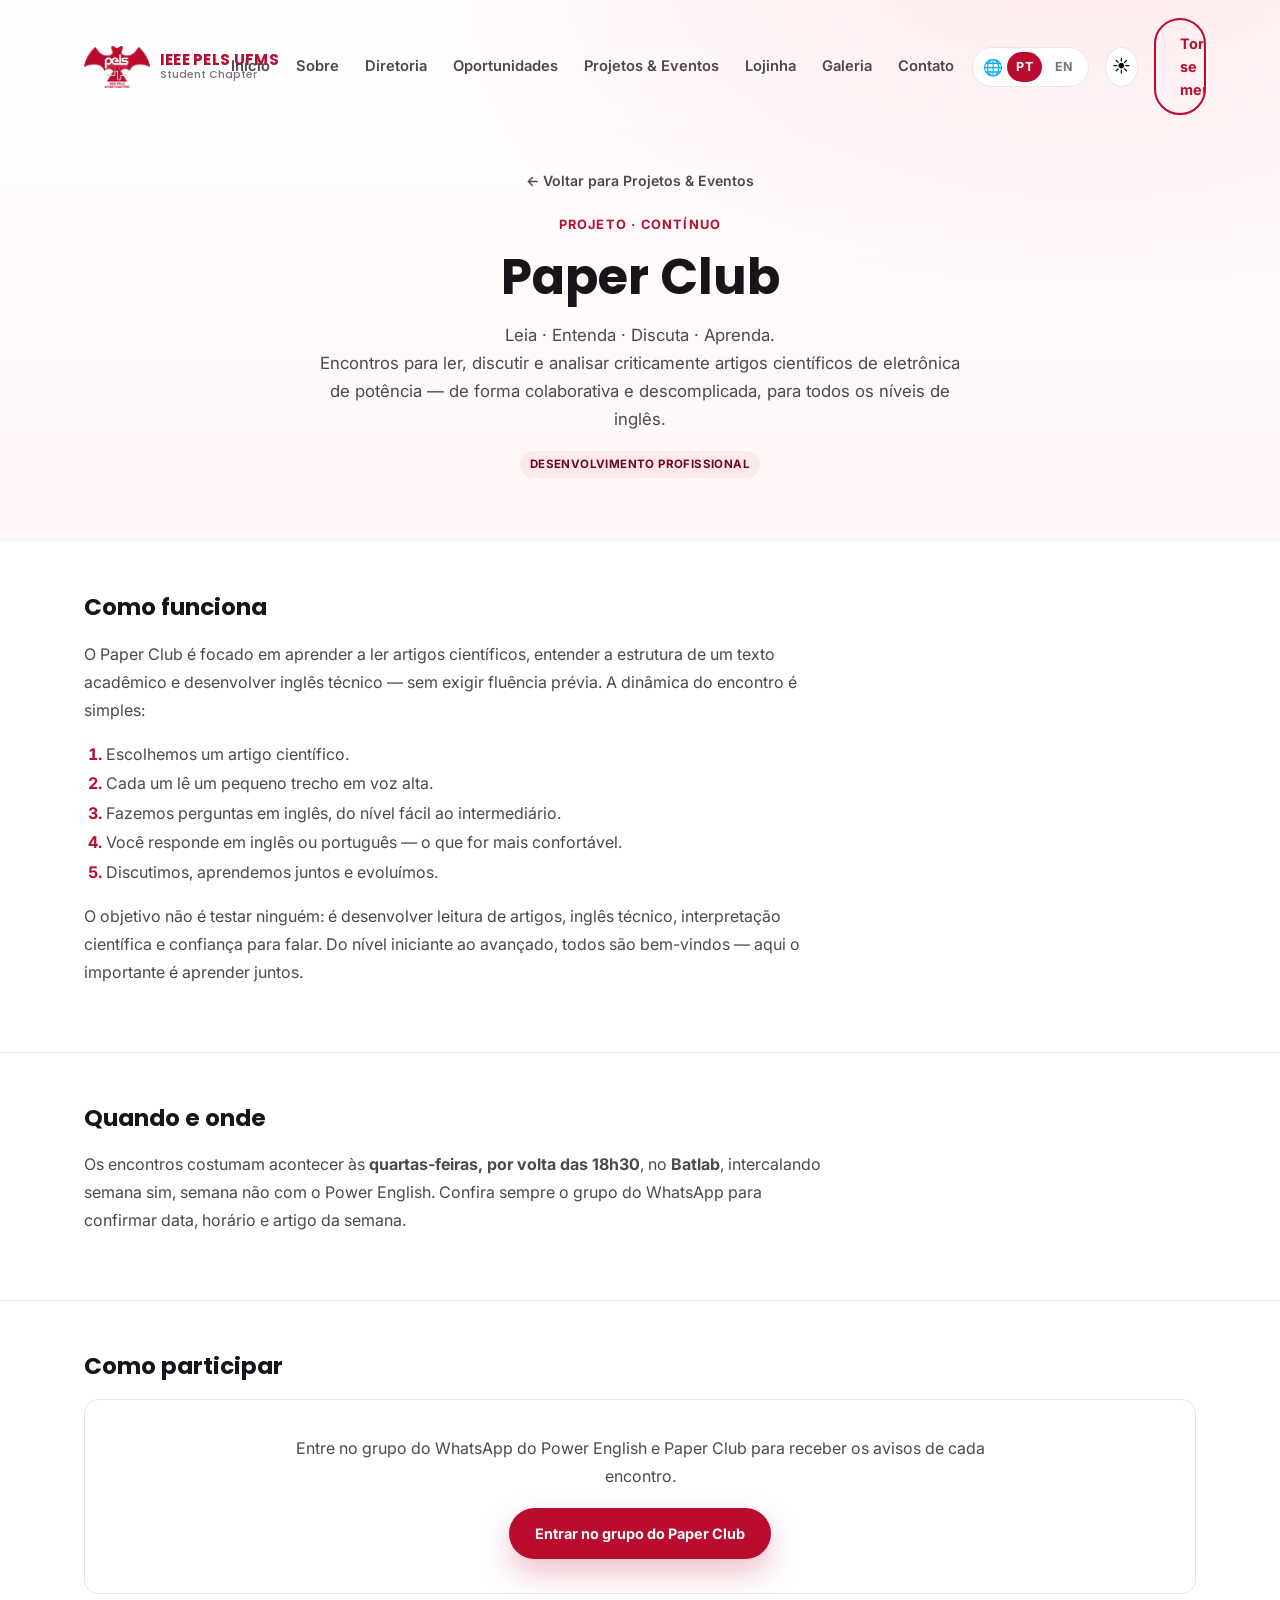
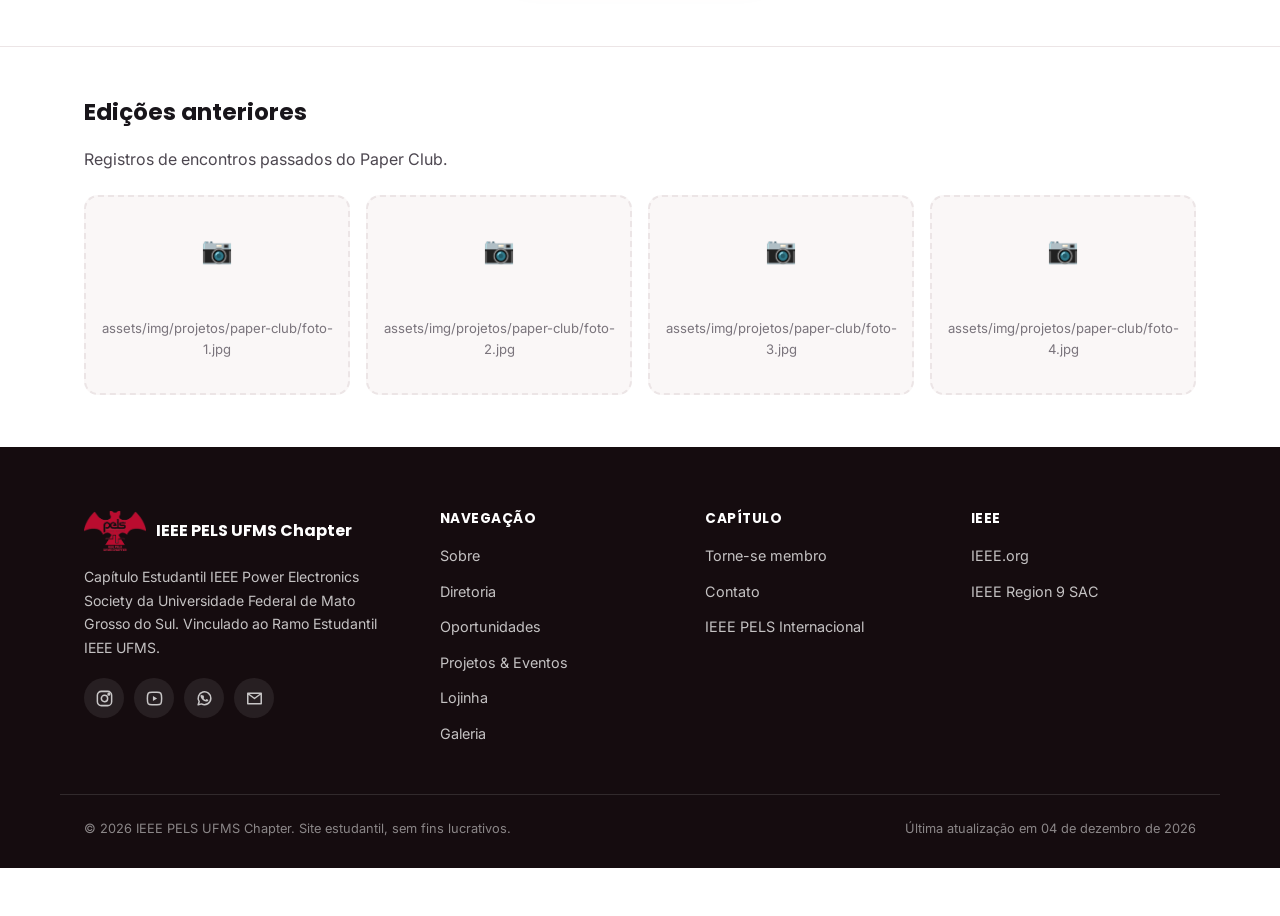
<file: projetos/paper-club.html>
<!DOCTYPE html>
<html lang="pt-BR">
<head>
<meta charset="UTF-8">
<meta name="viewport" content="width=device-width, initial-scale=1.0">
<title>Paper Club — IEEE PELS UFMS Chapter</title>
<meta name="description" content="Paper Club: encontros semanais do Capítulo Estudantil IEEE PELS UFMS para ler, discutir e aprender com artigos científicos em inglês, para todos os níveis.">
<link rel="icon" type="image/png" sizes="32x32" href="../assets/img/favicon-32.png">
<link rel="icon" type="image/png" sizes="192x192" href="../assets/img/favicon-192.png">
<link rel="apple-touch-icon" href="../assets/img/favicon-192.png">
<link rel="preconnect" href="https://fonts.googleapis.com">
<link rel="preconnect" href="https://fonts.gstatic.com" crossorigin>
<link href="https://fonts.googleapis.com/css2?family=Inter:wght@400;500;600;700&family=Poppins:wght@600;700;800&display=swap" rel="stylesheet">
<link rel="stylesheet" href="../css/style.css">
<script>
  (function () {
    var stored = localStorage.getItem('pels-theme');
    var theme = stored || (window.matchMedia('(prefers-color-scheme: dark)').matches ? 'dark' : 'light');
    document.documentElement.setAttribute('data-theme', theme);

    var storedLang = localStorage.getItem('pels-lang');
    if (storedLang === 'en') document.documentElement.setAttribute('lang', 'en');
  })();
</script>
</head>
<body>

<a class="skip-link" href="#conteudo">Pular para o conteúdo</a>
<div class="scroll-progress" id="scrollProgress"></div>

<header class="site-header" id="siteHeader">
  <div class="container">
    <a href="../index.html" class="brand">
      <img src="../assets/img/logo.png" alt="Logo IEEE PELS UFMS Chapter">
      <span class="brand-text">
        <strong>IEEE PELS UFMS</strong>
        <span>Student Chapter</span>
      </span>
    </a>

    <nav class="nav-desktop" aria-label="Navegação principal">
      <a href="../index.html#inicio"><span class="i18n-pt">Início</span><span class="i18n-en" lang="en">Home</span></a>
      <a href="../index.html#sobre"><span class="i18n-pt">Sobre</span><span class="i18n-en" lang="en">About</span></a>
      <a href="../index.html#diretoria"><span class="i18n-pt">Diretoria</span><span class="i18n-en" lang="en">Board</span></a>
      <a href="../index.html#oportunidades"><span class="i18n-pt">Oportunidades</span><span class="i18n-en" lang="en">Opportunities</span></a>
      <a href="../index.html#projetos"><span class="i18n-pt">Projetos &amp; Eventos</span><span class="i18n-en" lang="en">Projects &amp; Events</span></a>
      <a href="../index.html#loja"><span class="i18n-pt">Lojinha</span><span class="i18n-en" lang="en">Shop</span></a>
      <a href="../index.html#galeria"><span class="i18n-pt">Galeria</span><span class="i18n-en" lang="en">Gallery</span></a>
      <a href="../index.html#contato"><span class="i18n-pt">Contato</span><span class="i18n-en" lang="en">Contact</span></a>
    </nav>

    <div class="lang-toggle" role="group" aria-label="Idioma do site / Site language">
      <span class="lang-toggle-icon" aria-hidden="true">🌐</span>
      <button type="button" class="lang-btn" data-lang-btn="pt" aria-pressed="true">PT</button>
      <button type="button" class="lang-btn" data-lang-btn="en" aria-pressed="false">EN</button>
    </div>

    <button class="theme-toggle" id="themeToggle" type="button" aria-label="Alternar tema claro/escuro" aria-pressed="false">
      <span class="theme-icon theme-icon-sun" aria-hidden="true">☀️</span>
      <span class="theme-icon theme-icon-moon" aria-hidden="true">🌙</span>
    </button>

    <a href="../index.html#membros" class="btn btn-outline"><span class="i18n-pt">Torne-se membro</span><span class="i18n-en" lang="en">Become a member</span></a>

    <button class="nav-toggle" id="navToggle" aria-label="Abrir menu" aria-expanded="false" aria-controls="navMobile">
      <span></span>
    </button>
  </div>
</header>

<nav class="nav-mobile" id="navMobile" aria-label="Navegação mobile">
  <a href="../index.html#inicio"><span class="i18n-pt">Início</span><span class="i18n-en" lang="en">Home</span></a>
  <a href="../index.html#sobre"><span class="i18n-pt">Sobre</span><span class="i18n-en" lang="en">About</span></a>
  <a href="../index.html#diretoria"><span class="i18n-pt">Diretoria</span><span class="i18n-en" lang="en">Board</span></a>
  <a href="../index.html#oportunidades"><span class="i18n-pt">Oportunidades</span><span class="i18n-en" lang="en">Opportunities</span></a>
  <a href="../index.html#projetos"><span class="i18n-pt">Projetos &amp; Eventos</span><span class="i18n-en" lang="en">Projects &amp; Events</span></a>
  <a href="../index.html#loja"><span class="i18n-pt">Lojinha</span><span class="i18n-en" lang="en">Shop</span></a>
  <a href="../index.html#galeria"><span class="i18n-pt">Galeria</span><span class="i18n-en" lang="en">Gallery</span></a>
  <a href="../index.html#contato"><span class="i18n-pt">Contato</span><span class="i18n-en" lang="en">Contact</span></a>
  <a href="../index.html#membros" class="btn btn-primary"><span class="i18n-pt">Torne-se membro</span><span class="i18n-en" lang="en">Become a member</span></a>
  <div class="lang-toggle lang-toggle-mobile" role="group" aria-label="Idioma do site / Site language">
    <span class="lang-toggle-icon" aria-hidden="true">🌐</span>
    <button type="button" class="lang-btn" data-lang-btn="pt" aria-pressed="true">PT</button>
    <button type="button" class="lang-btn" data-lang-btn="en" aria-pressed="false">EN</button>
  </div>
  <button class="theme-toggle theme-toggle-mobile" id="themeToggleMobile" type="button" aria-label="Alternar tema claro/escuro" aria-pressed="false">
    <span class="theme-icon theme-icon-sun" aria-hidden="true">☀️</span>
    <span class="theme-icon theme-icon-moon" aria-hidden="true">🌙</span>
    <span class="theme-toggle-label" id="themeToggleLabel">Tema escuro</span>
  </button>
</nav>

<main id="conteudo">

  <section class="page-hero">
    <div class="container">
      <a href="../index.html#projetos" class="page-back"><span class="i18n-pt">← Voltar para Projetos &amp; Eventos</span><span class="i18n-en" lang="en">← Back to Projects &amp; Events</span></a>
      <span class="kicker">Projeto · Contínuo</span>
      <h1 lang="en">Paper Club</h1>
      <p class="page-lead" lang="en">Leia · Entenda · Discuta · Aprenda.</p>
      <p class="page-lead">Encontros para ler, discutir e analisar criticamente artigos científicos de eletrônica de potência — de forma colaborativa e descomplicada, para todos os níveis de inglês.</p>
      <span class="opp-tag">Desenvolvimento Profissional</span>
    </div>
  </section>

  <section class="page-section">
    <div class="container">
      <h2>Como funciona</h2>
      <p>
        O Paper Club é focado em aprender a ler artigos científicos, entender a estrutura de um texto acadêmico
        e desenvolver inglês técnico — sem exigir fluência prévia. A dinâmica do encontro é simples:
      </p>
      <ol>
        <li>Escolhemos um artigo científico.</li>
        <li>Cada um lê um pequeno trecho em voz alta.</li>
        <li>Fazemos perguntas em inglês, do nível fácil ao intermediário.</li>
        <li>Você responde em inglês ou português — o que for mais confortável.</li>
        <li>Discutimos, aprendemos juntos e evoluímos.</li>
      </ol>
      <p>
        O objetivo não é testar ninguém: é desenvolver leitura de artigos, inglês técnico, interpretação
        científica e confiança para falar. Do nível iniciante ao avançado, todos são bem-vindos — aqui o
        importante é aprender juntos.
      </p>
    </div>
  </section>

  <section class="page-section">
    <div class="container">
      <h2>Quando e onde</h2>
      <p>
        Os encontros costumam acontecer às <strong>quartas-feiras, por volta das 18h30</strong>, no
        <strong>Batlab</strong>, intercalando semana sim, semana não com o Power English. Confira sempre o grupo
        do WhatsApp para confirmar data, horário e artigo da semana.
      </p>
    </div>
  </section>

  <section class="page-section">
    <div class="container">
      <h2>Como participar</h2>
      <div class="page-cta">
        <p>Entre no grupo do WhatsApp do Power English e Paper Club para receber os avisos de cada encontro.</p>
        <a href="https://chat.whatsapp.com/L0XDdYdBZkR9xxgY0qkixv" target="_blank" rel="noopener" class="btn btn-primary">Entrar no grupo do Paper Club</a>
      </div>
    </div>
  </section>

  <section class="page-section">
    <div class="container">
      <h2>Edições anteriores</h2>
      <p>Registros de encontros passados do Paper Club.</p>
      <!-- Fotos: substituir os placeholders abaixo por <img src="../assets/img/projetos/paper-club/foto-N.jpg" alt="..."> -->
      <div class="photo-placeholder-grid">
        <div class="photo-placeholder"><span>📷</span><span>assets/img/projetos/paper-club/foto-1.jpg</span></div>
        <div class="photo-placeholder"><span>📷</span><span>assets/img/projetos/paper-club/foto-2.jpg</span></div>
        <div class="photo-placeholder"><span>📷</span><span>assets/img/projetos/paper-club/foto-3.jpg</span></div>
        <div class="photo-placeholder"><span>📷</span><span>assets/img/projetos/paper-club/foto-4.jpg</span></div>
      </div>
    </div>
  </section>

</main>

<footer class="site-footer">
  <div class="container footer-grid">
    <div>
      <div class="footer-brand">
        <img src="../assets/img/logo.png" alt="Logo IEEE PELS UFMS">
        <strong>IEEE PELS UFMS Chapter</strong>
      </div>
      <p class="i18n-pt">Capítulo Estudantil IEEE Power Electronics Society da Universidade Federal de Mato Grosso do
        Sul. Vinculado ao Ramo Estudantil IEEE UFMS.</p>
      <p class="i18n-en" lang="en">IEEE Power Electronics Society Student Chapter at the Federal University of
        Mato Grosso do Sul. Affiliated with the IEEE UFMS Student Branch.</p>
      <div class="social-row">
        <a href="https://www.instagram.com/pels_ufms/" target="_blank" rel="noopener" aria-label="Instagram"><svg viewBox="0 0 24 24"><rect x="3" y="3" width="18" height="18" rx="5"/><circle cx="12" cy="12" r="4"/><circle cx="17.5" cy="6.5" r="1"/></svg></a>
        <a href="https://youtube.com/@pelsufms8757" target="_blank" rel="noopener" aria-label="YouTube"><svg viewBox="0 0 24 24"><path d="M21 12c0 3.5-.4 5.7-1.1 6.7-.7.9-2.2 1.3-4.8 1.3H8.9c-2.6 0-4.1-.4-4.8-1.3C3.4 17.7 3 15.5 3 12s.4-5.7 1.1-6.7C4.8 4.4 6.3 4 8.9 4h6.2c2.6 0 4.1.4 4.8 1.3.7 1 1.1 3.2 1.1 6.7Z"/><path d="m10 8.8 5.3 3.2-5.3 3.2Z" class="fill"/></svg></a>
        <a href="https://chat.whatsapp.com/J5uKCY3uAXA0diFgOtXQ81" target="_blank" rel="noopener" aria-label="WhatsApp"><svg viewBox="0 0 24 24"><path d="M20 11.8a8 8 0 0 1-11.8 7L4 20l1.3-4.1A8 8 0 1 1 20 11.8Z"/><path d="M9.1 8.3c.2-.4.3-.4.6-.4h.5c.1 0 .3 0 .4.3l.8 1.9c.1.2.1.3 0 .5l-.4.5c-.2.2-.3.3-.1.6.2.4.9 1.4 2 1.9.3.2.5.2.7 0l.7-.8c.2-.2.3-.2.5-.1l1.7.8c.3.1.4.2.4.4 0 .2-.1 1-.6 1.4-.5.5-1.2.6-1.5.6-.4 0-1.5-.1-3.1-.8a10.7 10.7 0 0 1-3.5-3.1c-.9-1.2-1.2-2.3-1.2-3.1 0-.8.4-1.3.7-1.7Z" class="fill"/></svg></a>
        <a href="mailto:pelsufms@gmail.com" aria-label="E-mail"><svg viewBox="0 0 24 24"><path d="M3.5 5.5h17v13h-17zM4 6l8 6 8-6"/></svg></a>
      </div>
    </div>

    <div class="footer-col">
      <h4><span class="i18n-pt">Navegação</span><span class="i18n-en" lang="en">Navigation</span></h4>
      <ul>
        <li><a href="../index.html#sobre"><span class="i18n-pt">Sobre</span><span class="i18n-en" lang="en">About</span></a></li>
        <li><a href="../index.html#diretoria"><span class="i18n-pt">Diretoria</span><span class="i18n-en" lang="en">Board</span></a></li>
        <li><a href="../index.html#oportunidades"><span class="i18n-pt">Oportunidades</span><span class="i18n-en" lang="en">Opportunities</span></a></li>
        <li><a href="../index.html#projetos"><span class="i18n-pt">Projetos &amp; Eventos</span><span class="i18n-en" lang="en">Projects &amp; Events</span></a></li>
        <li><a href="../index.html#loja"><span class="i18n-pt">Lojinha</span><span class="i18n-en" lang="en">Shop</span></a></li>
        <li><a href="../index.html#galeria"><span class="i18n-pt">Galeria</span><span class="i18n-en" lang="en">Gallery</span></a></li>
      </ul>
    </div>

    <div class="footer-col">
      <h4><span class="i18n-pt">Capítulo</span><span class="i18n-en" lang="en">Chapter</span></h4>
      <ul>
        <li><a href="../index.html#membros"><span class="i18n-pt">Torne-se membro</span><span class="i18n-en" lang="en">Become a member</span></a></li>
        <li><a href="../index.html#contato"><span class="i18n-pt">Contato</span><span class="i18n-en" lang="en">Contact</span></a></li>
        <li><a href="https://www.ieee-pels.org" target="_blank" rel="noopener"><span class="i18n-pt">IEEE PELS Internacional</span><span class="i18n-en" lang="en">IEEE PELS International</span></a></li>
      </ul>
    </div>

    <div class="footer-col">
      <h4>IEEE</h4>
      <ul>
        <li><a href="https://www.ieee.org" target="_blank" rel="noopener">IEEE.org</a></li>
        <li><a href="https://r9.ieee.org/sac" target="_blank" rel="noopener">IEEE Region 9 SAC</a></li>
      </ul>
    </div>
  </div>

  <div class="container footer-bottom">
    <span><span class="i18n-pt">© <span id="year"></span> IEEE PELS UFMS Chapter. Site estudantil, sem fins lucrativos.</span><span class="i18n-en" lang="en">© <span id="yearEn"></span> IEEE PELS UFMS Chapter. Student-run, non-profit website.</span></span>
    <span class="footer-updated"><span class="i18n-pt">Última atualização em <span id="lastUpdated">—</span></span><span class="i18n-en" lang="en">Last updated on <span id="lastUpdatedEn">—</span></span></span>
  </div>
</footer>

<button class="back-to-top" id="backToTop" aria-label="Voltar ao topo">↑</button>

<script src="../js/i18n.js"></script>
<script src="../js/main.js"></script>
</body>
</html>
</file>
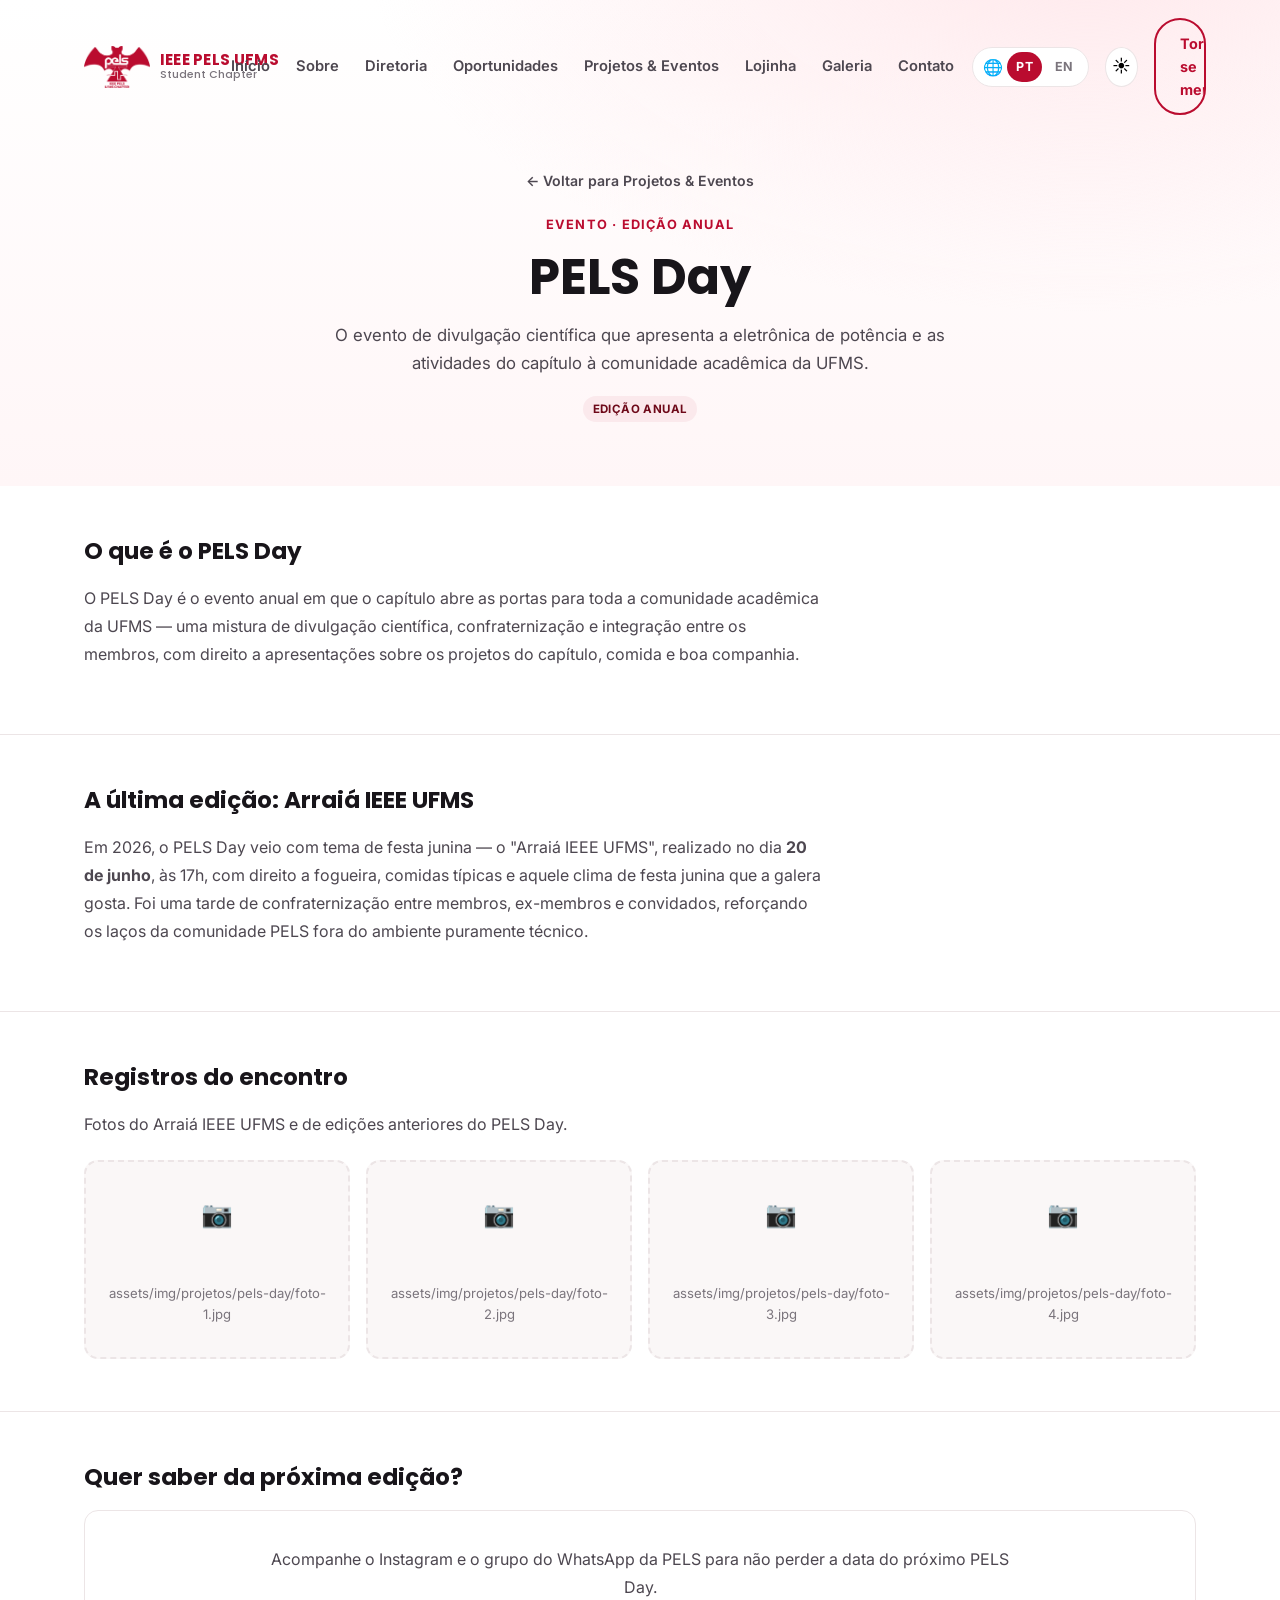
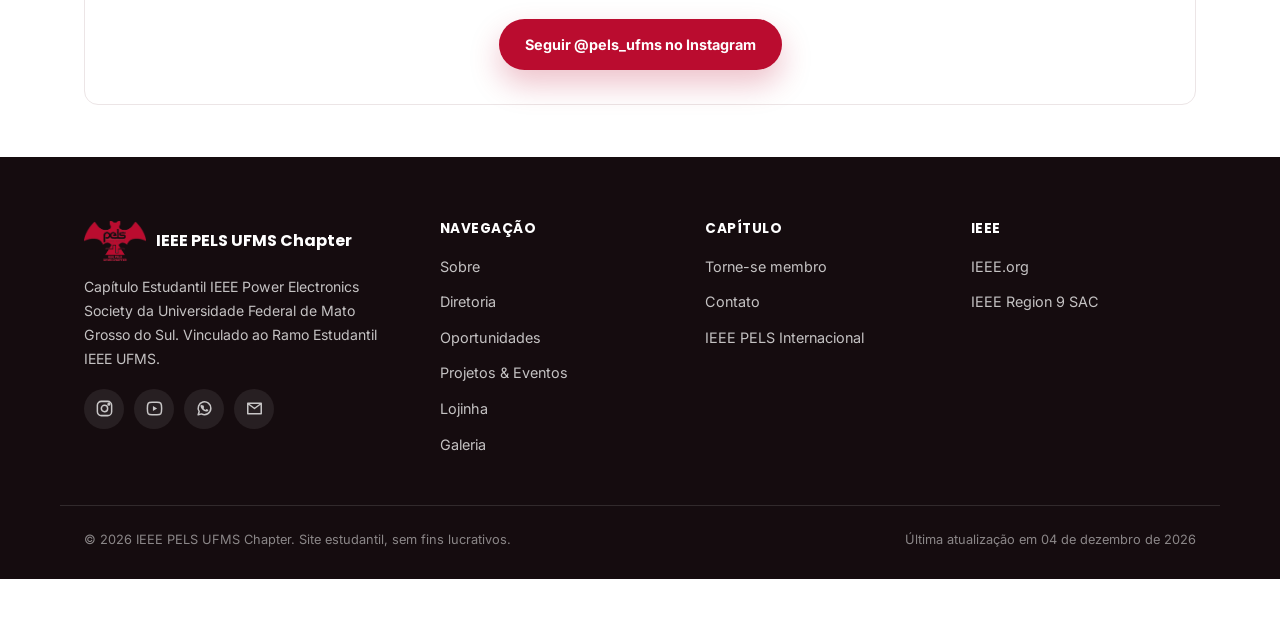
<file: projetos/pels-day.html>
<!DOCTYPE html>
<html lang="pt-BR">
<head>
<meta charset="UTF-8">
<meta name="viewport" content="width=device-width, initial-scale=1.0">
<title>PELS Day — IEEE PELS UFMS Chapter</title>
<meta name="description" content="PELS Day: o evento de divulgação científica do Capítulo Estudantil IEEE PELS UFMS. Confira como foi a última edição, com tema de Arraiá.">
<link rel="icon" type="image/png" sizes="32x32" href="../assets/img/favicon-32.png">
<link rel="icon" type="image/png" sizes="192x192" href="../assets/img/favicon-192.png">
<link rel="apple-touch-icon" href="../assets/img/favicon-192.png">
<link rel="preconnect" href="https://fonts.googleapis.com">
<link rel="preconnect" href="https://fonts.gstatic.com" crossorigin>
<link href="https://fonts.googleapis.com/css2?family=Inter:wght@400;500;600;700&family=Poppins:wght@600;700;800&display=swap" rel="stylesheet">
<link rel="stylesheet" href="../css/style.css">
<script>
  (function () {
    var stored = localStorage.getItem('pels-theme');
    var theme = stored || (window.matchMedia('(prefers-color-scheme: dark)').matches ? 'dark' : 'light');
    document.documentElement.setAttribute('data-theme', theme);

    var storedLang = localStorage.getItem('pels-lang');
    if (storedLang === 'en') document.documentElement.setAttribute('lang', 'en');
  })();
</script>
</head>
<body>

<a class="skip-link" href="#conteudo">Pular para o conteúdo</a>
<div class="scroll-progress" id="scrollProgress"></div>

<header class="site-header" id="siteHeader">
  <div class="container">
    <a href="../index.html" class="brand">
      <img src="../assets/img/logo.png" alt="Logo IEEE PELS UFMS Chapter">
      <span class="brand-text">
        <strong>IEEE PELS UFMS</strong>
        <span>Student Chapter</span>
      </span>
    </a>

    <nav class="nav-desktop" aria-label="Navegação principal">
      <a href="../index.html#inicio"><span class="i18n-pt">Início</span><span class="i18n-en" lang="en">Home</span></a>
      <a href="../index.html#sobre"><span class="i18n-pt">Sobre</span><span class="i18n-en" lang="en">About</span></a>
      <a href="../index.html#diretoria"><span class="i18n-pt">Diretoria</span><span class="i18n-en" lang="en">Board</span></a>
      <a href="../index.html#oportunidades"><span class="i18n-pt">Oportunidades</span><span class="i18n-en" lang="en">Opportunities</span></a>
      <a href="../index.html#projetos"><span class="i18n-pt">Projetos &amp; Eventos</span><span class="i18n-en" lang="en">Projects &amp; Events</span></a>
      <a href="../index.html#loja"><span class="i18n-pt">Lojinha</span><span class="i18n-en" lang="en">Shop</span></a>
      <a href="../index.html#galeria"><span class="i18n-pt">Galeria</span><span class="i18n-en" lang="en">Gallery</span></a>
      <a href="../index.html#contato"><span class="i18n-pt">Contato</span><span class="i18n-en" lang="en">Contact</span></a>
    </nav>

    <div class="lang-toggle" role="group" aria-label="Idioma do site / Site language">
      <span class="lang-toggle-icon" aria-hidden="true">🌐</span>
      <button type="button" class="lang-btn" data-lang-btn="pt" aria-pressed="true">PT</button>
      <button type="button" class="lang-btn" data-lang-btn="en" aria-pressed="false">EN</button>
    </div>

    <button class="theme-toggle" id="themeToggle" type="button" aria-label="Alternar tema claro/escuro" aria-pressed="false">
      <span class="theme-icon theme-icon-sun" aria-hidden="true">☀️</span>
      <span class="theme-icon theme-icon-moon" aria-hidden="true">🌙</span>
    </button>

    <a href="../index.html#membros" class="btn btn-outline"><span class="i18n-pt">Torne-se membro</span><span class="i18n-en" lang="en">Become a member</span></a>

    <button class="nav-toggle" id="navToggle" aria-label="Abrir menu" aria-expanded="false" aria-controls="navMobile">
      <span></span>
    </button>
  </div>
</header>

<nav class="nav-mobile" id="navMobile" aria-label="Navegação mobile">
  <a href="../index.html#inicio"><span class="i18n-pt">Início</span><span class="i18n-en" lang="en">Home</span></a>
  <a href="../index.html#sobre"><span class="i18n-pt">Sobre</span><span class="i18n-en" lang="en">About</span></a>
  <a href="../index.html#diretoria"><span class="i18n-pt">Diretoria</span><span class="i18n-en" lang="en">Board</span></a>
  <a href="../index.html#oportunidades"><span class="i18n-pt">Oportunidades</span><span class="i18n-en" lang="en">Opportunities</span></a>
  <a href="../index.html#projetos"><span class="i18n-pt">Projetos &amp; Eventos</span><span class="i18n-en" lang="en">Projects &amp; Events</span></a>
  <a href="../index.html#loja"><span class="i18n-pt">Lojinha</span><span class="i18n-en" lang="en">Shop</span></a>
  <a href="../index.html#galeria"><span class="i18n-pt">Galeria</span><span class="i18n-en" lang="en">Gallery</span></a>
  <a href="../index.html#contato"><span class="i18n-pt">Contato</span><span class="i18n-en" lang="en">Contact</span></a>
  <a href="../index.html#membros" class="btn btn-primary"><span class="i18n-pt">Torne-se membro</span><span class="i18n-en" lang="en">Become a member</span></a>
  <div class="lang-toggle lang-toggle-mobile" role="group" aria-label="Idioma do site / Site language">
    <span class="lang-toggle-icon" aria-hidden="true">🌐</span>
    <button type="button" class="lang-btn" data-lang-btn="pt" aria-pressed="true">PT</button>
    <button type="button" class="lang-btn" data-lang-btn="en" aria-pressed="false">EN</button>
  </div>
  <button class="theme-toggle theme-toggle-mobile" id="themeToggleMobile" type="button" aria-label="Alternar tema claro/escuro" aria-pressed="false">
    <span class="theme-icon theme-icon-sun" aria-hidden="true">☀️</span>
    <span class="theme-icon theme-icon-moon" aria-hidden="true">🌙</span>
    <span class="theme-toggle-label" id="themeToggleLabel">Tema escuro</span>
  </button>
</nav>

<main id="conteudo">

  <section class="page-hero">
    <div class="container">
      <a href="../index.html#projetos" class="page-back"><span class="i18n-pt">← Voltar para Projetos &amp; Eventos</span><span class="i18n-en" lang="en">← Back to Projects &amp; Events</span></a>
      <span class="kicker">Evento · Edição anual</span>
      <h1>PELS Day</h1>
      <p class="page-lead">O evento de divulgação científica que apresenta a eletrônica de potência e as atividades do capítulo à comunidade acadêmica da UFMS.</p>
      <span class="opp-tag">Edição anual</span>
    </div>
  </section>

  <section class="page-section">
    <div class="container">
      <h2>O que é o PELS Day</h2>
      <p>
        O PELS Day é o evento anual em que o capítulo abre as portas para toda a comunidade acadêmica da UFMS —
        uma mistura de divulgação científica, confraternização e integração entre os membros, com direito a
        apresentações sobre os projetos do capítulo, comida e boa companhia.
      </p>
    </div>
  </section>

  <section class="page-section">
    <div class="container">
      <h2>A última edição: Arraiá IEEE UFMS</h2>
      <p>
        Em 2026, o PELS Day veio com tema de festa junina — o "Arraiá IEEE UFMS", realizado no dia
        <strong>20 de junho</strong>, às 17h, com direito a fogueira, comidas típicas e aquele clima de festa
        junina que a galera gosta. Foi uma tarde de confraternização entre membros, ex-membros e convidados,
        reforçando os laços da comunidade PELS fora do ambiente puramente técnico.
      </p>
    </div>
  </section>

  <section class="page-section">
    <div class="container">
      <h2>Registros do encontro</h2>
      <p>Fotos do Arraiá IEEE UFMS e de edições anteriores do PELS Day.</p>
      <!-- Fotos: substituir os placeholders abaixo por <img src="../assets/img/projetos/pels-day/foto-N.jpg" alt="..."> -->
      <div class="photo-placeholder-grid">
        <div class="photo-placeholder"><span>📷</span><span>assets/img/projetos/pels-day/foto-1.jpg</span></div>
        <div class="photo-placeholder"><span>📷</span><span>assets/img/projetos/pels-day/foto-2.jpg</span></div>
        <div class="photo-placeholder"><span>📷</span><span>assets/img/projetos/pels-day/foto-3.jpg</span></div>
        <div class="photo-placeholder"><span>📷</span><span>assets/img/projetos/pels-day/foto-4.jpg</span></div>
      </div>
    </div>
  </section>

  <section class="page-section">
    <div class="container">
      <h2>Quer saber da próxima edição?</h2>
      <div class="page-cta">
        <p>Acompanhe o Instagram e o grupo do WhatsApp da PELS para não perder a data do próximo PELS Day.</p>
        <a href="https://www.instagram.com/pels_ufms/" target="_blank" rel="noopener" class="btn btn-primary">Seguir @pels_ufms no Instagram</a>
      </div>
    </div>
  </section>

</main>

<footer class="site-footer">
  <div class="container footer-grid">
    <div>
      <div class="footer-brand">
        <img src="../assets/img/logo.png" alt="Logo IEEE PELS UFMS">
        <strong>IEEE PELS UFMS Chapter</strong>
      </div>
      <p class="i18n-pt">Capítulo Estudantil IEEE Power Electronics Society da Universidade Federal de Mato Grosso do
        Sul. Vinculado ao Ramo Estudantil IEEE UFMS.</p>
      <p class="i18n-en" lang="en">IEEE Power Electronics Society Student Chapter at the Federal University of
        Mato Grosso do Sul. Affiliated with the IEEE UFMS Student Branch.</p>
      <div class="social-row">
        <a href="https://www.instagram.com/pels_ufms/" target="_blank" rel="noopener" aria-label="Instagram"><svg viewBox="0 0 24 24"><rect x="3" y="3" width="18" height="18" rx="5"/><circle cx="12" cy="12" r="4"/><circle cx="17.5" cy="6.5" r="1"/></svg></a>
        <a href="https://youtube.com/@pelsufms8757" target="_blank" rel="noopener" aria-label="YouTube"><svg viewBox="0 0 24 24"><path d="M21 12c0 3.5-.4 5.7-1.1 6.7-.7.9-2.2 1.3-4.8 1.3H8.9c-2.6 0-4.1-.4-4.8-1.3C3.4 17.7 3 15.5 3 12s.4-5.7 1.1-6.7C4.8 4.4 6.3 4 8.9 4h6.2c2.6 0 4.1.4 4.8 1.3.7 1 1.1 3.2 1.1 6.7Z"/><path d="m10 8.8 5.3 3.2-5.3 3.2Z" class="fill"/></svg></a>
        <a href="https://chat.whatsapp.com/J5uKCY3uAXA0diFgOtXQ81" target="_blank" rel="noopener" aria-label="WhatsApp"><svg viewBox="0 0 24 24"><path d="M20 11.8a8 8 0 0 1-11.8 7L4 20l1.3-4.1A8 8 0 1 1 20 11.8Z"/><path d="M9.1 8.3c.2-.4.3-.4.6-.4h.5c.1 0 .3 0 .4.3l.8 1.9c.1.2.1.3 0 .5l-.4.5c-.2.2-.3.3-.1.6.2.4.9 1.4 2 1.9.3.2.5.2.7 0l.7-.8c.2-.2.3-.2.5-.1l1.7.8c.3.1.4.2.4.4 0 .2-.1 1-.6 1.4-.5.5-1.2.6-1.5.6-.4 0-1.5-.1-3.1-.8a10.7 10.7 0 0 1-3.5-3.1c-.9-1.2-1.2-2.3-1.2-3.1 0-.8.4-1.3.7-1.7Z" class="fill"/></svg></a>
        <a href="mailto:pelsufms@gmail.com" aria-label="E-mail"><svg viewBox="0 0 24 24"><path d="M3.5 5.5h17v13h-17zM4 6l8 6 8-6"/></svg></a>
      </div>
    </div>

    <div class="footer-col">
      <h4><span class="i18n-pt">Navegação</span><span class="i18n-en" lang="en">Navigation</span></h4>
      <ul>
        <li><a href="../index.html#sobre"><span class="i18n-pt">Sobre</span><span class="i18n-en" lang="en">About</span></a></li>
        <li><a href="../index.html#diretoria"><span class="i18n-pt">Diretoria</span><span class="i18n-en" lang="en">Board</span></a></li>
        <li><a href="../index.html#oportunidades"><span class="i18n-pt">Oportunidades</span><span class="i18n-en" lang="en">Opportunities</span></a></li>
        <li><a href="../index.html#projetos"><span class="i18n-pt">Projetos &amp; Eventos</span><span class="i18n-en" lang="en">Projects &amp; Events</span></a></li>
        <li><a href="../index.html#loja"><span class="i18n-pt">Lojinha</span><span class="i18n-en" lang="en">Shop</span></a></li>
        <li><a href="../index.html#galeria"><span class="i18n-pt">Galeria</span><span class="i18n-en" lang="en">Gallery</span></a></li>
      </ul>
    </div>

    <div class="footer-col">
      <h4><span class="i18n-pt">Capítulo</span><span class="i18n-en" lang="en">Chapter</span></h4>
      <ul>
        <li><a href="../index.html#membros"><span class="i18n-pt">Torne-se membro</span><span class="i18n-en" lang="en">Become a member</span></a></li>
        <li><a href="../index.html#contato"><span class="i18n-pt">Contato</span><span class="i18n-en" lang="en">Contact</span></a></li>
        <li><a href="https://www.ieee-pels.org" target="_blank" rel="noopener"><span class="i18n-pt">IEEE PELS Internacional</span><span class="i18n-en" lang="en">IEEE PELS International</span></a></li>
      </ul>
    </div>

    <div class="footer-col">
      <h4>IEEE</h4>
      <ul>
        <li><a href="https://www.ieee.org" target="_blank" rel="noopener">IEEE.org</a></li>
        <li><a href="https://r9.ieee.org/sac" target="_blank" rel="noopener">IEEE Region 9 SAC</a></li>
      </ul>
    </div>
  </div>

  <div class="container footer-bottom">
    <span><span class="i18n-pt">© <span id="year"></span> IEEE PELS UFMS Chapter. Site estudantil, sem fins lucrativos.</span><span class="i18n-en" lang="en">© <span id="yearEn"></span> IEEE PELS UFMS Chapter. Student-run, non-profit website.</span></span>
    <span class="footer-updated"><span class="i18n-pt">Última atualização em <span id="lastUpdated">—</span></span><span class="i18n-en" lang="en">Last updated on <span id="lastUpdatedEn">—</span></span></span>
  </div>
</footer>

<button class="back-to-top" id="backToTop" aria-label="Voltar ao topo">↑</button>

<script src="../js/i18n.js"></script>
<script src="../js/main.js"></script>
</body>
</html>
</file>
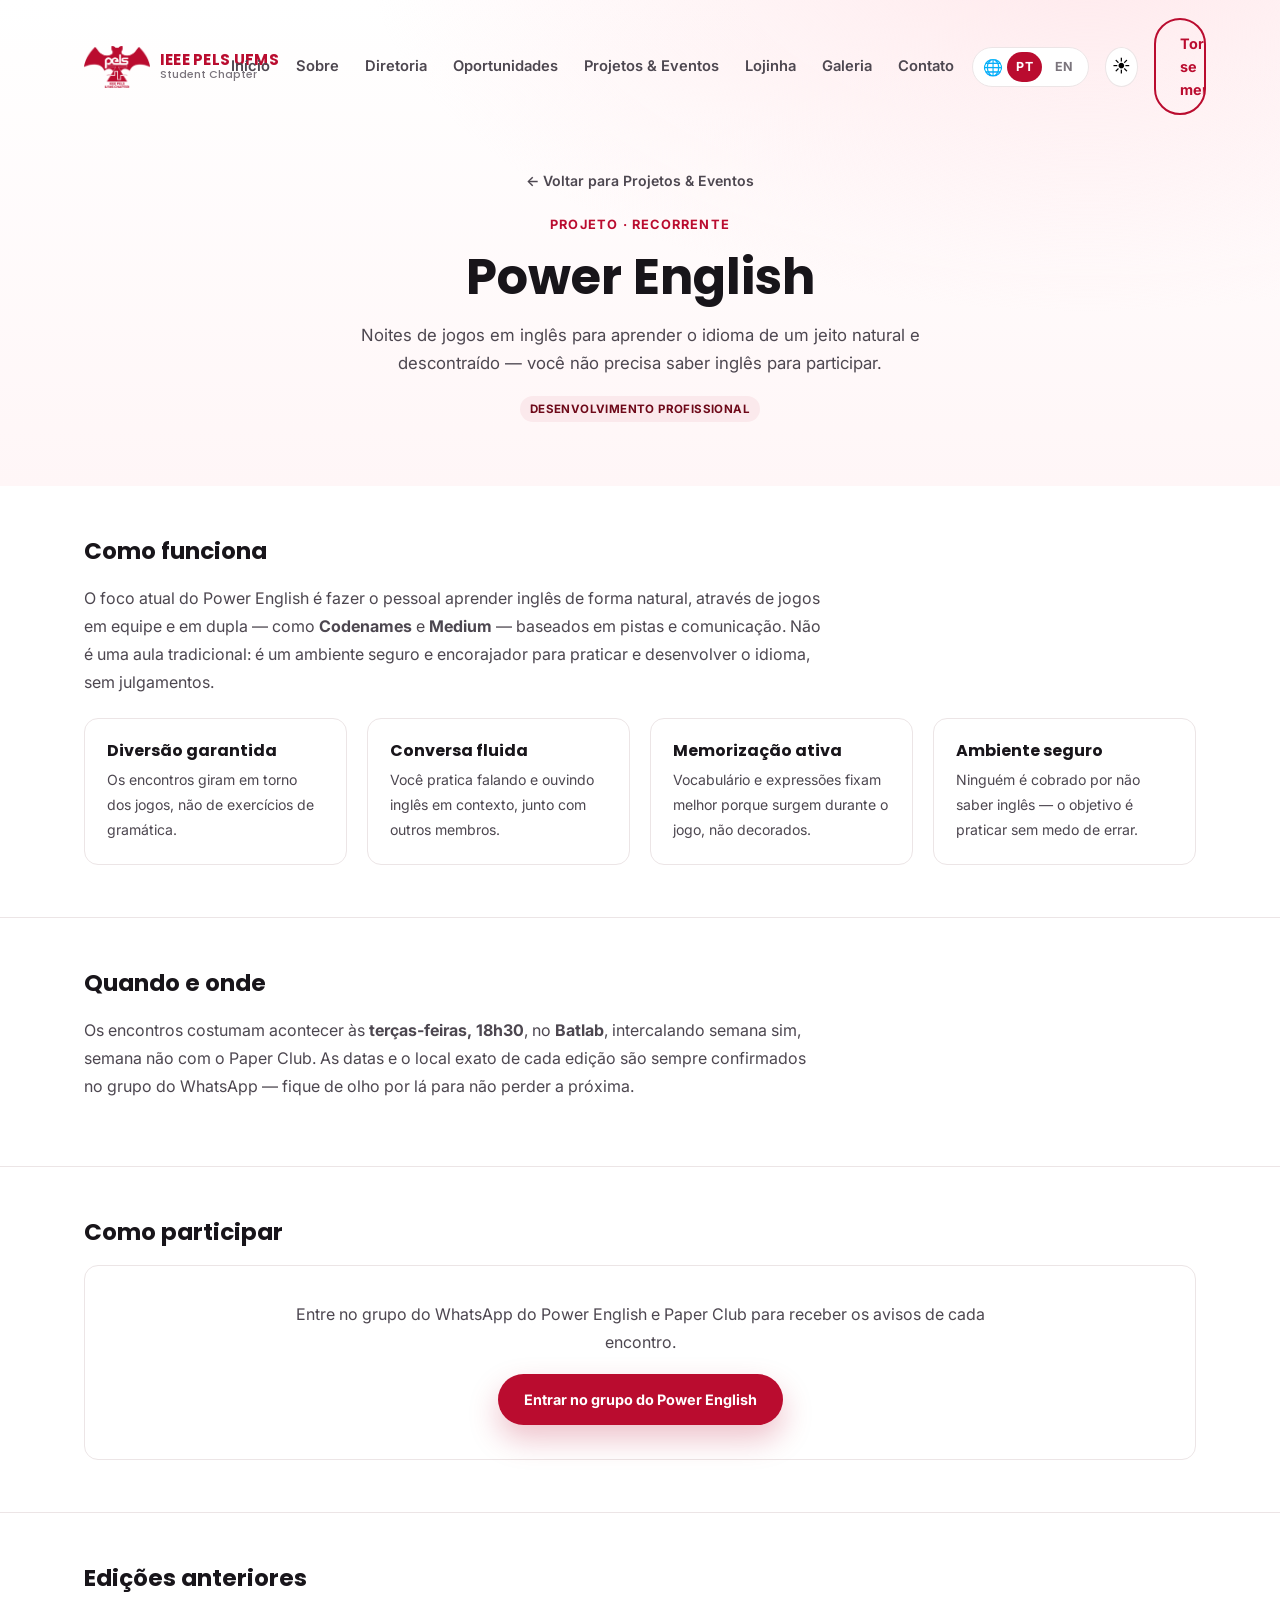
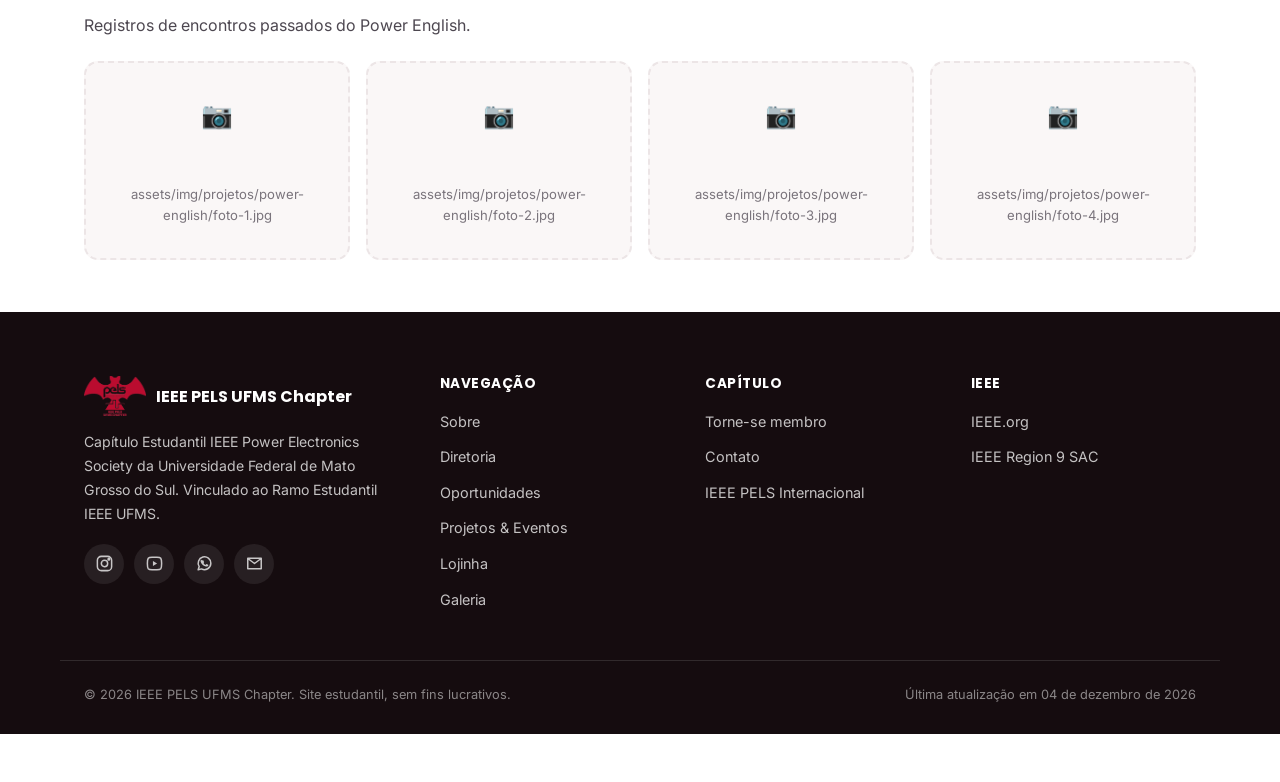
<file: projetos/power-english.html>
<!DOCTYPE html>
<html lang="pt-BR">
<head>
<meta charset="UTF-8">
<meta name="viewport" content="width=device-width, initial-scale=1.0">
<title>Power English — IEEE PELS UFMS Chapter</title>
<meta name="description" content="Power English: noites de jogos em inglês do Capítulo Estudantil IEEE PELS UFMS, para aprender inglês de forma natural e descontraída, sem precisar saber o idioma.">
<link rel="icon" type="image/png" sizes="32x32" href="../assets/img/favicon-32.png">
<link rel="icon" type="image/png" sizes="192x192" href="../assets/img/favicon-192.png">
<link rel="apple-touch-icon" href="../assets/img/favicon-192.png">
<link rel="preconnect" href="https://fonts.googleapis.com">
<link rel="preconnect" href="https://fonts.gstatic.com" crossorigin>
<link href="https://fonts.googleapis.com/css2?family=Inter:wght@400;500;600;700&family=Poppins:wght@600;700;800&display=swap" rel="stylesheet">
<link rel="stylesheet" href="../css/style.css">
<script>
  (function () {
    var stored = localStorage.getItem('pels-theme');
    var theme = stored || (window.matchMedia('(prefers-color-scheme: dark)').matches ? 'dark' : 'light');
    document.documentElement.setAttribute('data-theme', theme);

    var storedLang = localStorage.getItem('pels-lang');
    if (storedLang === 'en') document.documentElement.setAttribute('lang', 'en');
  })();
</script>
</head>
<body>

<a class="skip-link" href="#conteudo">Pular para o conteúdo</a>
<div class="scroll-progress" id="scrollProgress"></div>

<header class="site-header" id="siteHeader">
  <div class="container">
    <a href="../index.html" class="brand">
      <img src="../assets/img/logo.png" alt="Logo IEEE PELS UFMS Chapter">
      <span class="brand-text">
        <strong>IEEE PELS UFMS</strong>
        <span>Student Chapter</span>
      </span>
    </a>

    <nav class="nav-desktop" aria-label="Navegação principal">
      <a href="../index.html#inicio"><span class="i18n-pt">Início</span><span class="i18n-en" lang="en">Home</span></a>
      <a href="../index.html#sobre"><span class="i18n-pt">Sobre</span><span class="i18n-en" lang="en">About</span></a>
      <a href="../index.html#diretoria"><span class="i18n-pt">Diretoria</span><span class="i18n-en" lang="en">Board</span></a>
      <a href="../index.html#oportunidades"><span class="i18n-pt">Oportunidades</span><span class="i18n-en" lang="en">Opportunities</span></a>
      <a href="../index.html#projetos"><span class="i18n-pt">Projetos &amp; Eventos</span><span class="i18n-en" lang="en">Projects &amp; Events</span></a>
      <a href="../index.html#loja"><span class="i18n-pt">Lojinha</span><span class="i18n-en" lang="en">Shop</span></a>
      <a href="../index.html#galeria"><span class="i18n-pt">Galeria</span><span class="i18n-en" lang="en">Gallery</span></a>
      <a href="../index.html#contato"><span class="i18n-pt">Contato</span><span class="i18n-en" lang="en">Contact</span></a>
    </nav>

    <div class="lang-toggle" role="group" aria-label="Idioma do site / Site language">
      <span class="lang-toggle-icon" aria-hidden="true">🌐</span>
      <button type="button" class="lang-btn" data-lang-btn="pt" aria-pressed="true">PT</button>
      <button type="button" class="lang-btn" data-lang-btn="en" aria-pressed="false">EN</button>
    </div>

    <button class="theme-toggle" id="themeToggle" type="button" aria-label="Alternar tema claro/escuro" aria-pressed="false">
      <span class="theme-icon theme-icon-sun" aria-hidden="true">☀️</span>
      <span class="theme-icon theme-icon-moon" aria-hidden="true">🌙</span>
    </button>

    <a href="../index.html#membros" class="btn btn-outline"><span class="i18n-pt">Torne-se membro</span><span class="i18n-en" lang="en">Become a member</span></a>

    <button class="nav-toggle" id="navToggle" aria-label="Abrir menu" aria-expanded="false" aria-controls="navMobile">
      <span></span>
    </button>
  </div>
</header>

<nav class="nav-mobile" id="navMobile" aria-label="Navegação mobile">
  <a href="../index.html#inicio"><span class="i18n-pt">Início</span><span class="i18n-en" lang="en">Home</span></a>
  <a href="../index.html#sobre"><span class="i18n-pt">Sobre</span><span class="i18n-en" lang="en">About</span></a>
  <a href="../index.html#diretoria"><span class="i18n-pt">Diretoria</span><span class="i18n-en" lang="en">Board</span></a>
  <a href="../index.html#oportunidades"><span class="i18n-pt">Oportunidades</span><span class="i18n-en" lang="en">Opportunities</span></a>
  <a href="../index.html#projetos"><span class="i18n-pt">Projetos &amp; Eventos</span><span class="i18n-en" lang="en">Projects &amp; Events</span></a>
  <a href="../index.html#loja"><span class="i18n-pt">Lojinha</span><span class="i18n-en" lang="en">Shop</span></a>
  <a href="../index.html#galeria"><span class="i18n-pt">Galeria</span><span class="i18n-en" lang="en">Gallery</span></a>
  <a href="../index.html#contato"><span class="i18n-pt">Contato</span><span class="i18n-en" lang="en">Contact</span></a>
  <a href="../index.html#membros" class="btn btn-primary"><span class="i18n-pt">Torne-se membro</span><span class="i18n-en" lang="en">Become a member</span></a>
  <div class="lang-toggle lang-toggle-mobile" role="group" aria-label="Idioma do site / Site language">
    <span class="lang-toggle-icon" aria-hidden="true">🌐</span>
    <button type="button" class="lang-btn" data-lang-btn="pt" aria-pressed="true">PT</button>
    <button type="button" class="lang-btn" data-lang-btn="en" aria-pressed="false">EN</button>
  </div>
  <button class="theme-toggle theme-toggle-mobile" id="themeToggleMobile" type="button" aria-label="Alternar tema claro/escuro" aria-pressed="false">
    <span class="theme-icon theme-icon-sun" aria-hidden="true">☀️</span>
    <span class="theme-icon theme-icon-moon" aria-hidden="true">🌙</span>
    <span class="theme-toggle-label" id="themeToggleLabel">Tema escuro</span>
  </button>
</nav>

<main id="conteudo">

  <section class="page-hero">
    <div class="container">
      <a href="../index.html#projetos" class="page-back"><span class="i18n-pt">← Voltar para Projetos &amp; Eventos</span><span class="i18n-en" lang="en">← Back to Projects &amp; Events</span></a>
      <span class="kicker">Projeto · Recorrente</span>
      <h1 lang="en">Power English</h1>
      <p class="page-lead">Noites de jogos em inglês para aprender o idioma de um jeito natural e descontraído — você não precisa saber inglês para participar.</p>
      <span class="opp-tag">Desenvolvimento Profissional</span>
    </div>
  </section>

  <section class="page-section">
    <div class="container">
      <h2>Como funciona</h2>
      <p>
        O foco atual do Power English é fazer o pessoal aprender inglês de forma natural, através de jogos em
        equipe e em dupla — como <strong lang="en">Codenames</strong> e <strong lang="en">Medium</strong> — baseados
        em pistas e comunicação. Não é uma aula tradicional: é um ambiente seguro e encorajador para praticar e
        desenvolver o idioma, sem julgamentos.
      </p>
      <div class="info-cards">
        <div class="info-card">
          <h3>Diversão garantida</h3>
          <p>Os encontros giram em torno dos jogos, não de exercícios de gramática.</p>
        </div>
        <div class="info-card">
          <h3>Conversa fluida</h3>
          <p>Você pratica falando e ouvindo inglês em contexto, junto com outros membros.</p>
        </div>
        <div class="info-card">
          <h3>Memorização ativa</h3>
          <p>Vocabulário e expressões fixam melhor porque surgem durante o jogo, não decorados.</p>
        </div>
        <div class="info-card">
          <h3>Ambiente seguro</h3>
          <p>Ninguém é cobrado por não saber inglês — o objetivo é praticar sem medo de errar.</p>
        </div>
      </div>
    </div>
  </section>

  <section class="page-section">
    <div class="container">
      <h2>Quando e onde</h2>
      <p>
        Os encontros costumam acontecer às <strong>terças-feiras, 18h30</strong>, no <strong>Batlab</strong>,
        intercalando semana sim, semana não com o Paper Club. As datas e o local exato de cada edição são sempre
        confirmados no grupo do WhatsApp — fique de olho por lá para não perder a próxima.
      </p>
    </div>
  </section>

  <section class="page-section">
    <div class="container">
      <h2>Como participar</h2>
      <div class="page-cta">
        <p>Entre no grupo do WhatsApp do Power English e Paper Club para receber os avisos de cada encontro.</p>
        <a href="https://chat.whatsapp.com/L0XDdYdBZkR9xxgY0qkixv" target="_blank" rel="noopener" class="btn btn-primary">Entrar no grupo do Power English</a>
      </div>
    </div>
  </section>

  <section class="page-section">
    <div class="container">
      <h2>Edições anteriores</h2>
      <p>Registros de encontros passados do Power English.</p>
      <!-- Fotos: substituir os placeholders abaixo por <img src="../assets/img/projetos/power-english/foto-N.jpg" alt="..."> -->
      <div class="photo-placeholder-grid">
        <div class="photo-placeholder"><span>📷</span><span>assets/img/projetos/power-english/foto-1.jpg</span></div>
        <div class="photo-placeholder"><span>📷</span><span>assets/img/projetos/power-english/foto-2.jpg</span></div>
        <div class="photo-placeholder"><span>📷</span><span>assets/img/projetos/power-english/foto-3.jpg</span></div>
        <div class="photo-placeholder"><span>📷</span><span>assets/img/projetos/power-english/foto-4.jpg</span></div>
      </div>
    </div>
  </section>

</main>

<footer class="site-footer">
  <div class="container footer-grid">
    <div>
      <div class="footer-brand">
        <img src="../assets/img/logo.png" alt="Logo IEEE PELS UFMS">
        <strong>IEEE PELS UFMS Chapter</strong>
      </div>
      <p class="i18n-pt">Capítulo Estudantil IEEE Power Electronics Society da Universidade Federal de Mato Grosso do
        Sul. Vinculado ao Ramo Estudantil IEEE UFMS.</p>
      <p class="i18n-en" lang="en">IEEE Power Electronics Society Student Chapter at the Federal University of
        Mato Grosso do Sul. Affiliated with the IEEE UFMS Student Branch.</p>
      <div class="social-row">
        <a href="https://www.instagram.com/pels_ufms/" target="_blank" rel="noopener" aria-label="Instagram"><svg viewBox="0 0 24 24"><rect x="3" y="3" width="18" height="18" rx="5"/><circle cx="12" cy="12" r="4"/><circle cx="17.5" cy="6.5" r="1"/></svg></a>
        <a href="https://youtube.com/@pelsufms8757" target="_blank" rel="noopener" aria-label="YouTube"><svg viewBox="0 0 24 24"><path d="M21 12c0 3.5-.4 5.7-1.1 6.7-.7.9-2.2 1.3-4.8 1.3H8.9c-2.6 0-4.1-.4-4.8-1.3C3.4 17.7 3 15.5 3 12s.4-5.7 1.1-6.7C4.8 4.4 6.3 4 8.9 4h6.2c2.6 0 4.1.4 4.8 1.3.7 1 1.1 3.2 1.1 6.7Z"/><path d="m10 8.8 5.3 3.2-5.3 3.2Z" class="fill"/></svg></a>
        <a href="https://chat.whatsapp.com/J5uKCY3uAXA0diFgOtXQ81" target="_blank" rel="noopener" aria-label="WhatsApp"><svg viewBox="0 0 24 24"><path d="M20 11.8a8 8 0 0 1-11.8 7L4 20l1.3-4.1A8 8 0 1 1 20 11.8Z"/><path d="M9.1 8.3c.2-.4.3-.4.6-.4h.5c.1 0 .3 0 .4.3l.8 1.9c.1.2.1.3 0 .5l-.4.5c-.2.2-.3.3-.1.6.2.4.9 1.4 2 1.9.3.2.5.2.7 0l.7-.8c.2-.2.3-.2.5-.1l1.7.8c.3.1.4.2.4.4 0 .2-.1 1-.6 1.4-.5.5-1.2.6-1.5.6-.4 0-1.5-.1-3.1-.8a10.7 10.7 0 0 1-3.5-3.1c-.9-1.2-1.2-2.3-1.2-3.1 0-.8.4-1.3.7-1.7Z" class="fill"/></svg></a>
        <a href="mailto:pelsufms@gmail.com" aria-label="E-mail"><svg viewBox="0 0 24 24"><path d="M3.5 5.5h17v13h-17zM4 6l8 6 8-6"/></svg></a>
      </div>
    </div>

    <div class="footer-col">
      <h4><span class="i18n-pt">Navegação</span><span class="i18n-en" lang="en">Navigation</span></h4>
      <ul>
        <li><a href="../index.html#sobre"><span class="i18n-pt">Sobre</span><span class="i18n-en" lang="en">About</span></a></li>
        <li><a href="../index.html#diretoria"><span class="i18n-pt">Diretoria</span><span class="i18n-en" lang="en">Board</span></a></li>
        <li><a href="../index.html#oportunidades"><span class="i18n-pt">Oportunidades</span><span class="i18n-en" lang="en">Opportunities</span></a></li>
        <li><a href="../index.html#projetos"><span class="i18n-pt">Projetos &amp; Eventos</span><span class="i18n-en" lang="en">Projects &amp; Events</span></a></li>
        <li><a href="../index.html#loja"><span class="i18n-pt">Lojinha</span><span class="i18n-en" lang="en">Shop</span></a></li>
        <li><a href="../index.html#galeria"><span class="i18n-pt">Galeria</span><span class="i18n-en" lang="en">Gallery</span></a></li>
      </ul>
    </div>

    <div class="footer-col">
      <h4><span class="i18n-pt">Capítulo</span><span class="i18n-en" lang="en">Chapter</span></h4>
      <ul>
        <li><a href="../index.html#membros"><span class="i18n-pt">Torne-se membro</span><span class="i18n-en" lang="en">Become a member</span></a></li>
        <li><a href="../index.html#contato"><span class="i18n-pt">Contato</span><span class="i18n-en" lang="en">Contact</span></a></li>
        <li><a href="https://www.ieee-pels.org" target="_blank" rel="noopener"><span class="i18n-pt">IEEE PELS Internacional</span><span class="i18n-en" lang="en">IEEE PELS International</span></a></li>
      </ul>
    </div>

    <div class="footer-col">
      <h4>IEEE</h4>
      <ul>
        <li><a href="https://www.ieee.org" target="_blank" rel="noopener">IEEE.org</a></li>
        <li><a href="https://r9.ieee.org/sac" target="_blank" rel="noopener">IEEE Region 9 SAC</a></li>
      </ul>
    </div>
  </div>

  <div class="container footer-bottom">
    <span><span class="i18n-pt">© <span id="year"></span> IEEE PELS UFMS Chapter. Site estudantil, sem fins lucrativos.</span><span class="i18n-en" lang="en">© <span id="yearEn"></span> IEEE PELS UFMS Chapter. Student-run, non-profit website.</span></span>
    <span class="footer-updated"><span class="i18n-pt">Última atualização em <span id="lastUpdated">—</span></span><span class="i18n-en" lang="en">Last updated on <span id="lastUpdatedEn">—</span></span></span>
  </div>
</footer>

<button class="back-to-top" id="backToTop" aria-label="Voltar ao topo">↑</button>

<script src="../js/i18n.js"></script>
<script src="../js/main.js"></script>
</body>
</html>
</file>
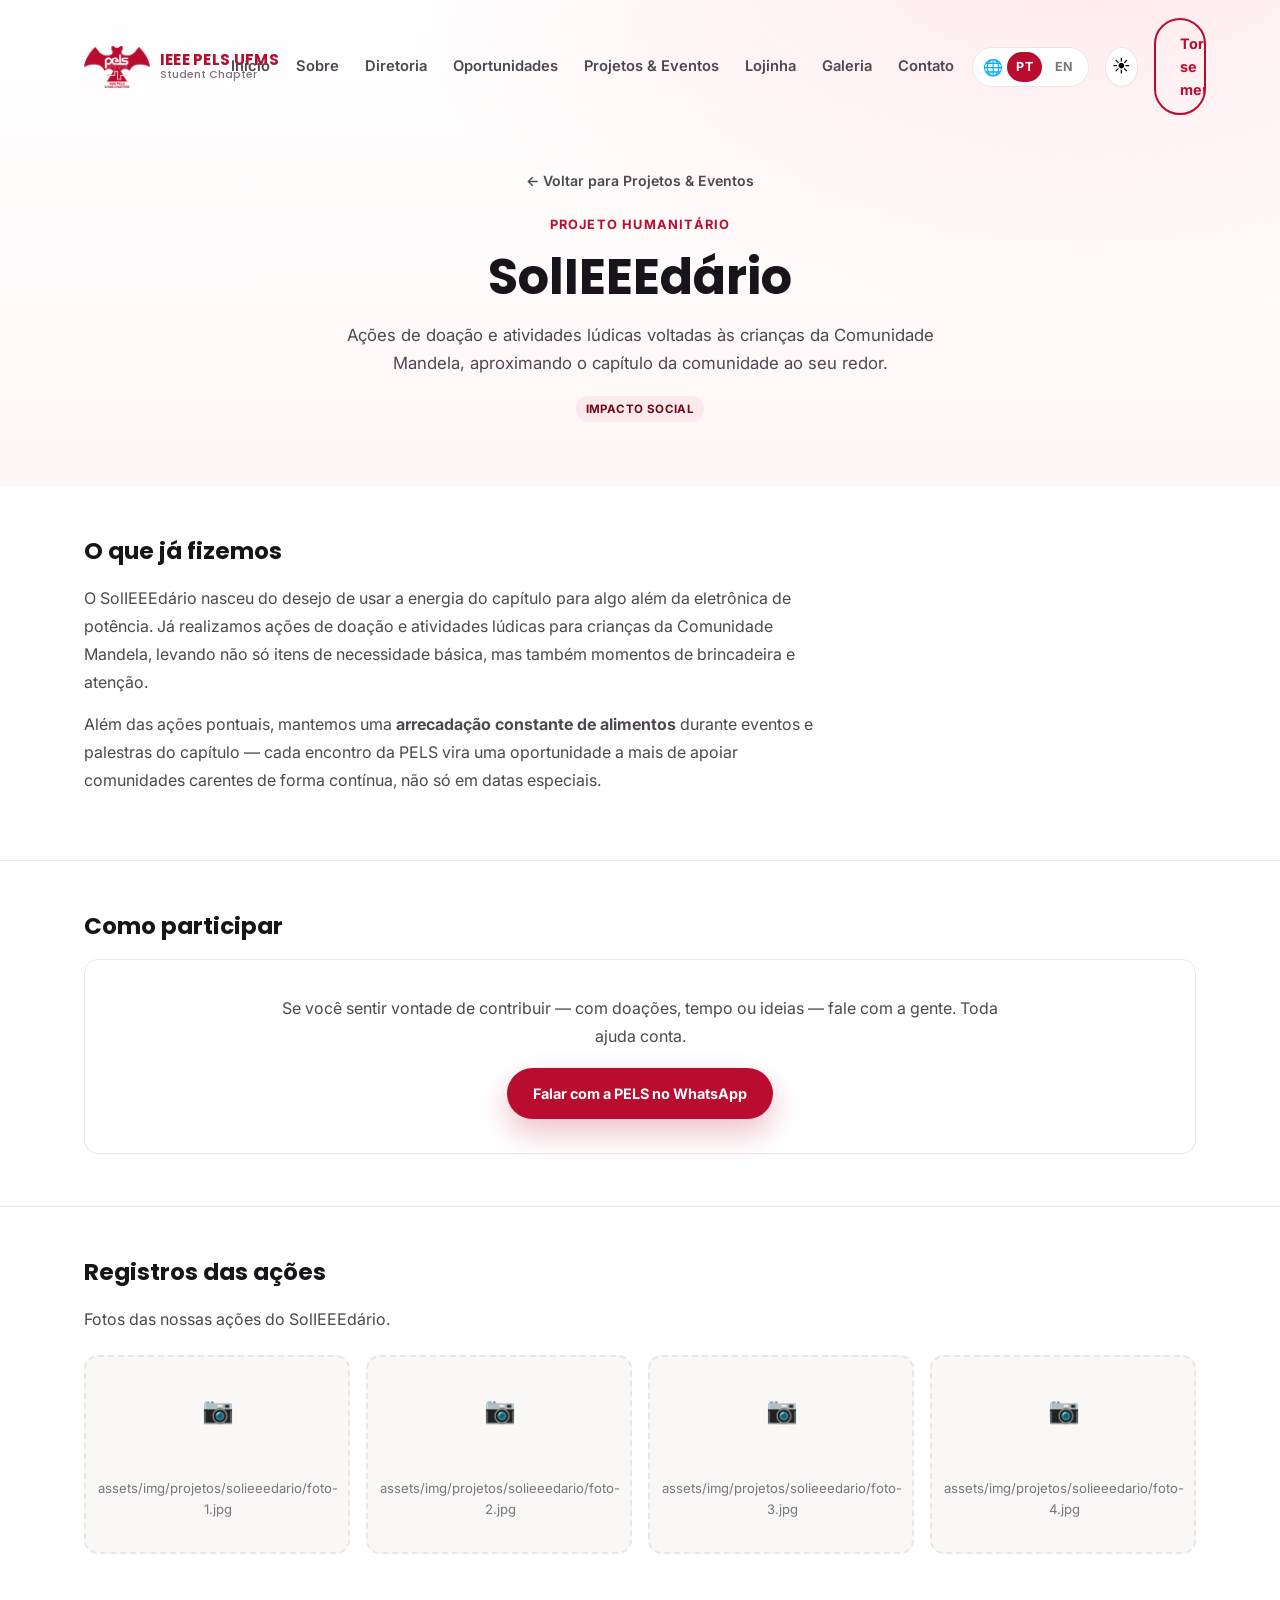
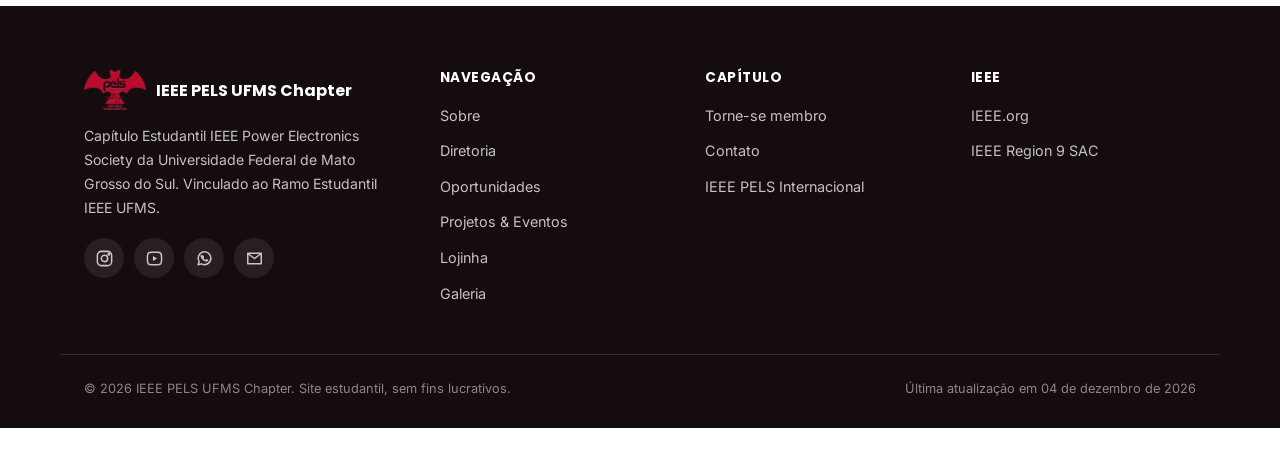
<file: projetos/solieeedario.html>
<!DOCTYPE html>
<html lang="pt-BR">
<head>
<meta charset="UTF-8">
<meta name="viewport" content="width=device-width, initial-scale=1.0">
<title>SolIEEEdário — IEEE PELS UFMS Chapter</title>
<meta name="description" content="SolIEEEdário: ações humanitárias do Capítulo Estudantil IEEE PELS UFMS, com doações e arrecadação de alimentos para apoiar comunidades carentes.">
<link rel="icon" type="image/png" sizes="32x32" href="../assets/img/favicon-32.png">
<link rel="icon" type="image/png" sizes="192x192" href="../assets/img/favicon-192.png">
<link rel="apple-touch-icon" href="../assets/img/favicon-192.png">
<link rel="preconnect" href="https://fonts.googleapis.com">
<link rel="preconnect" href="https://fonts.gstatic.com" crossorigin>
<link href="https://fonts.googleapis.com/css2?family=Inter:wght@400;500;600;700&family=Poppins:wght@600;700;800&display=swap" rel="stylesheet">
<link rel="stylesheet" href="../css/style.css">
<script>
  (function () {
    var stored = localStorage.getItem('pels-theme');
    var theme = stored || (window.matchMedia('(prefers-color-scheme: dark)').matches ? 'dark' : 'light');
    document.documentElement.setAttribute('data-theme', theme);

    var storedLang = localStorage.getItem('pels-lang');
    if (storedLang === 'en') document.documentElement.setAttribute('lang', 'en');
  })();
</script>
</head>
<body>

<a class="skip-link" href="#conteudo">Pular para o conteúdo</a>
<div class="scroll-progress" id="scrollProgress"></div>

<header class="site-header" id="siteHeader">
  <div class="container">
    <a href="../index.html" class="brand">
      <img src="../assets/img/logo.png" alt="Logo IEEE PELS UFMS Chapter">
      <span class="brand-text">
        <strong>IEEE PELS UFMS</strong>
        <span>Student Chapter</span>
      </span>
    </a>

    <nav class="nav-desktop" aria-label="Navegação principal">
      <a href="../index.html#inicio"><span class="i18n-pt">Início</span><span class="i18n-en" lang="en">Home</span></a>
      <a href="../index.html#sobre"><span class="i18n-pt">Sobre</span><span class="i18n-en" lang="en">About</span></a>
      <a href="../index.html#diretoria"><span class="i18n-pt">Diretoria</span><span class="i18n-en" lang="en">Board</span></a>
      <a href="../index.html#oportunidades"><span class="i18n-pt">Oportunidades</span><span class="i18n-en" lang="en">Opportunities</span></a>
      <a href="../index.html#projetos"><span class="i18n-pt">Projetos &amp; Eventos</span><span class="i18n-en" lang="en">Projects &amp; Events</span></a>
      <a href="../index.html#loja"><span class="i18n-pt">Lojinha</span><span class="i18n-en" lang="en">Shop</span></a>
      <a href="../index.html#galeria"><span class="i18n-pt">Galeria</span><span class="i18n-en" lang="en">Gallery</span></a>
      <a href="../index.html#contato"><span class="i18n-pt">Contato</span><span class="i18n-en" lang="en">Contact</span></a>
    </nav>

    <div class="lang-toggle" role="group" aria-label="Idioma do site / Site language">
      <span class="lang-toggle-icon" aria-hidden="true">🌐</span>
      <button type="button" class="lang-btn" data-lang-btn="pt" aria-pressed="true">PT</button>
      <button type="button" class="lang-btn" data-lang-btn="en" aria-pressed="false">EN</button>
    </div>

    <button class="theme-toggle" id="themeToggle" type="button" aria-label="Alternar tema claro/escuro" aria-pressed="false">
      <span class="theme-icon theme-icon-sun" aria-hidden="true">☀️</span>
      <span class="theme-icon theme-icon-moon" aria-hidden="true">🌙</span>
    </button>

    <a href="../index.html#membros" class="btn btn-outline"><span class="i18n-pt">Torne-se membro</span><span class="i18n-en" lang="en">Become a member</span></a>

    <button class="nav-toggle" id="navToggle" aria-label="Abrir menu" aria-expanded="false" aria-controls="navMobile">
      <span></span>
    </button>
  </div>
</header>

<nav class="nav-mobile" id="navMobile" aria-label="Navegação mobile">
  <a href="../index.html#inicio"><span class="i18n-pt">Início</span><span class="i18n-en" lang="en">Home</span></a>
  <a href="../index.html#sobre"><span class="i18n-pt">Sobre</span><span class="i18n-en" lang="en">About</span></a>
  <a href="../index.html#diretoria"><span class="i18n-pt">Diretoria</span><span class="i18n-en" lang="en">Board</span></a>
  <a href="../index.html#oportunidades"><span class="i18n-pt">Oportunidades</span><span class="i18n-en" lang="en">Opportunities</span></a>
  <a href="../index.html#projetos"><span class="i18n-pt">Projetos &amp; Eventos</span><span class="i18n-en" lang="en">Projects &amp; Events</span></a>
  <a href="../index.html#loja"><span class="i18n-pt">Lojinha</span><span class="i18n-en" lang="en">Shop</span></a>
  <a href="../index.html#galeria"><span class="i18n-pt">Galeria</span><span class="i18n-en" lang="en">Gallery</span></a>
  <a href="../index.html#contato"><span class="i18n-pt">Contato</span><span class="i18n-en" lang="en">Contact</span></a>
  <a href="../index.html#membros" class="btn btn-primary"><span class="i18n-pt">Torne-se membro</span><span class="i18n-en" lang="en">Become a member</span></a>
  <div class="lang-toggle lang-toggle-mobile" role="group" aria-label="Idioma do site / Site language">
    <span class="lang-toggle-icon" aria-hidden="true">🌐</span>
    <button type="button" class="lang-btn" data-lang-btn="pt" aria-pressed="true">PT</button>
    <button type="button" class="lang-btn" data-lang-btn="en" aria-pressed="false">EN</button>
  </div>
  <button class="theme-toggle theme-toggle-mobile" id="themeToggleMobile" type="button" aria-label="Alternar tema claro/escuro" aria-pressed="false">
    <span class="theme-icon theme-icon-sun" aria-hidden="true">☀️</span>
    <span class="theme-icon theme-icon-moon" aria-hidden="true">🌙</span>
    <span class="theme-toggle-label" id="themeToggleLabel">Tema escuro</span>
  </button>
</nav>

<main id="conteudo">

  <section class="page-hero">
    <div class="container">
      <a href="../index.html#projetos" class="page-back"><span class="i18n-pt">← Voltar para Projetos &amp; Eventos</span><span class="i18n-en" lang="en">← Back to Projects &amp; Events</span></a>
      <span class="kicker">Projeto humanitário</span>
      <h1>SolIEEEdário</h1>
      <p class="page-lead">Ações de doação e atividades lúdicas voltadas às crianças da Comunidade Mandela, aproximando o capítulo da comunidade ao seu redor.</p>
      <span class="opp-tag">Impacto Social</span>
    </div>
  </section>

  <section class="page-section">
    <div class="container">
      <h2>O que já fizemos</h2>
      <p>
        O SolIEEEdário nasceu do desejo de usar a energia do capítulo para algo além da eletrônica de potência.
        Já realizamos ações de doação e atividades lúdicas para crianças da Comunidade Mandela, levando não só
        itens de necessidade básica, mas também momentos de brincadeira e atenção.
      </p>
      <p>
        Além das ações pontuais, mantemos uma <strong>arrecadação constante de alimentos</strong> durante eventos
        e palestras do capítulo — cada encontro da PELS vira uma oportunidade a mais de apoiar comunidades
        carentes de forma contínua, não só em datas especiais.
      </p>
    </div>
  </section>

  <section class="page-section">
    <div class="container">
      <h2>Como participar</h2>
      <div class="page-cta">
        <p>Se você sentir vontade de contribuir — com doações, tempo ou ideias — fale com a gente. Toda ajuda
          conta.</p>
        <a href="https://chat.whatsapp.com/J5uKCY3uAXA0diFgOtXQ81" target="_blank" rel="noopener" class="btn btn-primary">Falar com a PELS no WhatsApp</a>
      </div>
    </div>
  </section>

  <section class="page-section">
    <div class="container">
      <h2>Registros das ações</h2>
      <p>Fotos das nossas ações do SolIEEEdário.</p>
      <!-- Fotos: substituir os placeholders abaixo por <img src="../assets/img/projetos/solieeedario/foto-N.jpg" alt="..."> -->
      <div class="photo-placeholder-grid">
        <div class="photo-placeholder"><span>📷</span><span>assets/img/projetos/solieeedario/foto-1.jpg</span></div>
        <div class="photo-placeholder"><span>📷</span><span>assets/img/projetos/solieeedario/foto-2.jpg</span></div>
        <div class="photo-placeholder"><span>📷</span><span>assets/img/projetos/solieeedario/foto-3.jpg</span></div>
        <div class="photo-placeholder"><span>📷</span><span>assets/img/projetos/solieeedario/foto-4.jpg</span></div>
      </div>
    </div>
  </section>

</main>

<footer class="site-footer">
  <div class="container footer-grid">
    <div>
      <div class="footer-brand">
        <img src="../assets/img/logo.png" alt="Logo IEEE PELS UFMS">
        <strong>IEEE PELS UFMS Chapter</strong>
      </div>
      <p class="i18n-pt">Capítulo Estudantil IEEE Power Electronics Society da Universidade Federal de Mato Grosso do
        Sul. Vinculado ao Ramo Estudantil IEEE UFMS.</p>
      <p class="i18n-en" lang="en">IEEE Power Electronics Society Student Chapter at the Federal University of
        Mato Grosso do Sul. Affiliated with the IEEE UFMS Student Branch.</p>
      <div class="social-row">
        <a href="https://www.instagram.com/pels_ufms/" target="_blank" rel="noopener" aria-label="Instagram"><svg viewBox="0 0 24 24"><rect x="3" y="3" width="18" height="18" rx="5"/><circle cx="12" cy="12" r="4"/><circle cx="17.5" cy="6.5" r="1"/></svg></a>
        <a href="https://youtube.com/@pelsufms8757" target="_blank" rel="noopener" aria-label="YouTube"><svg viewBox="0 0 24 24"><path d="M21 12c0 3.5-.4 5.7-1.1 6.7-.7.9-2.2 1.3-4.8 1.3H8.9c-2.6 0-4.1-.4-4.8-1.3C3.4 17.7 3 15.5 3 12s.4-5.7 1.1-6.7C4.8 4.4 6.3 4 8.9 4h6.2c2.6 0 4.1.4 4.8 1.3.7 1 1.1 3.2 1.1 6.7Z"/><path d="m10 8.8 5.3 3.2-5.3 3.2Z" class="fill"/></svg></a>
        <a href="https://chat.whatsapp.com/J5uKCY3uAXA0diFgOtXQ81" target="_blank" rel="noopener" aria-label="WhatsApp"><svg viewBox="0 0 24 24"><path d="M20 11.8a8 8 0 0 1-11.8 7L4 20l1.3-4.1A8 8 0 1 1 20 11.8Z"/><path d="M9.1 8.3c.2-.4.3-.4.6-.4h.5c.1 0 .3 0 .4.3l.8 1.9c.1.2.1.3 0 .5l-.4.5c-.2.2-.3.3-.1.6.2.4.9 1.4 2 1.9.3.2.5.2.7 0l.7-.8c.2-.2.3-.2.5-.1l1.7.8c.3.1.4.2.4.4 0 .2-.1 1-.6 1.4-.5.5-1.2.6-1.5.6-.4 0-1.5-.1-3.1-.8a10.7 10.7 0 0 1-3.5-3.1c-.9-1.2-1.2-2.3-1.2-3.1 0-.8.4-1.3.7-1.7Z" class="fill"/></svg></a>
        <a href="mailto:pelsufms@gmail.com" aria-label="E-mail"><svg viewBox="0 0 24 24"><path d="M3.5 5.5h17v13h-17zM4 6l8 6 8-6"/></svg></a>
      </div>
    </div>

    <div class="footer-col">
      <h4><span class="i18n-pt">Navegação</span><span class="i18n-en" lang="en">Navigation</span></h4>
      <ul>
        <li><a href="../index.html#sobre"><span class="i18n-pt">Sobre</span><span class="i18n-en" lang="en">About</span></a></li>
        <li><a href="../index.html#diretoria"><span class="i18n-pt">Diretoria</span><span class="i18n-en" lang="en">Board</span></a></li>
        <li><a href="../index.html#oportunidades"><span class="i18n-pt">Oportunidades</span><span class="i18n-en" lang="en">Opportunities</span></a></li>
        <li><a href="../index.html#projetos"><span class="i18n-pt">Projetos &amp; Eventos</span><span class="i18n-en" lang="en">Projects &amp; Events</span></a></li>
        <li><a href="../index.html#loja"><span class="i18n-pt">Lojinha</span><span class="i18n-en" lang="en">Shop</span></a></li>
        <li><a href="../index.html#galeria"><span class="i18n-pt">Galeria</span><span class="i18n-en" lang="en">Gallery</span></a></li>
      </ul>
    </div>

    <div class="footer-col">
      <h4><span class="i18n-pt">Capítulo</span><span class="i18n-en" lang="en">Chapter</span></h4>
      <ul>
        <li><a href="../index.html#membros"><span class="i18n-pt">Torne-se membro</span><span class="i18n-en" lang="en">Become a member</span></a></li>
        <li><a href="../index.html#contato"><span class="i18n-pt">Contato</span><span class="i18n-en" lang="en">Contact</span></a></li>
        <li><a href="https://www.ieee-pels.org" target="_blank" rel="noopener"><span class="i18n-pt">IEEE PELS Internacional</span><span class="i18n-en" lang="en">IEEE PELS International</span></a></li>
      </ul>
    </div>

    <div class="footer-col">
      <h4>IEEE</h4>
      <ul>
        <li><a href="https://www.ieee.org" target="_blank" rel="noopener">IEEE.org</a></li>
        <li><a href="https://r9.ieee.org/sac" target="_blank" rel="noopener">IEEE Region 9 SAC</a></li>
      </ul>
    </div>
  </div>

  <div class="container footer-bottom">
    <span><span class="i18n-pt">© <span id="year"></span> IEEE PELS UFMS Chapter. Site estudantil, sem fins lucrativos.</span><span class="i18n-en" lang="en">© <span id="yearEn"></span> IEEE PELS UFMS Chapter. Student-run, non-profit website.</span></span>
    <span class="footer-updated"><span class="i18n-pt">Última atualização em <span id="lastUpdated">—</span></span><span class="i18n-en" lang="en">Last updated on <span id="lastUpdatedEn">—</span></span></span>
  </div>
</footer>

<button class="back-to-top" id="backToTop" aria-label="Voltar ao topo">↑</button>

<script src="../js/i18n.js"></script>
<script src="../js/main.js"></script>
</body>
</html>
</file>
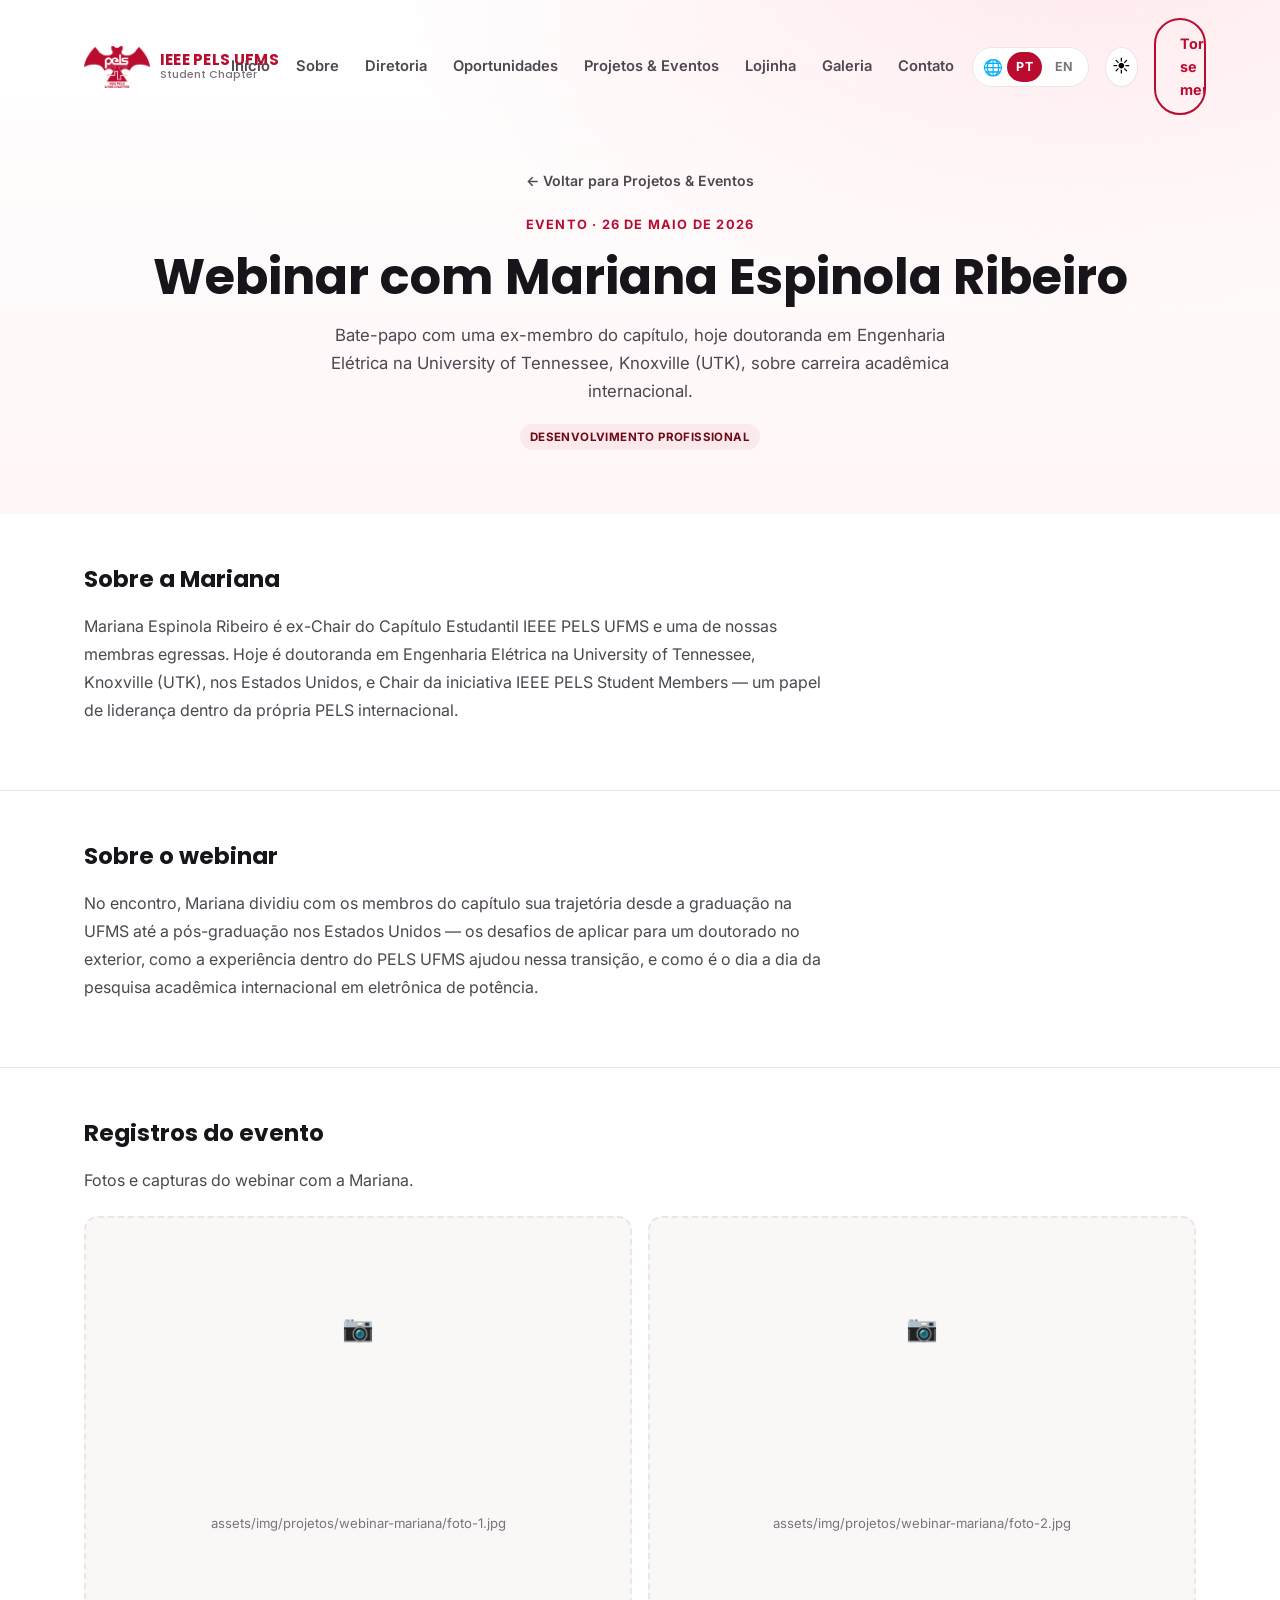
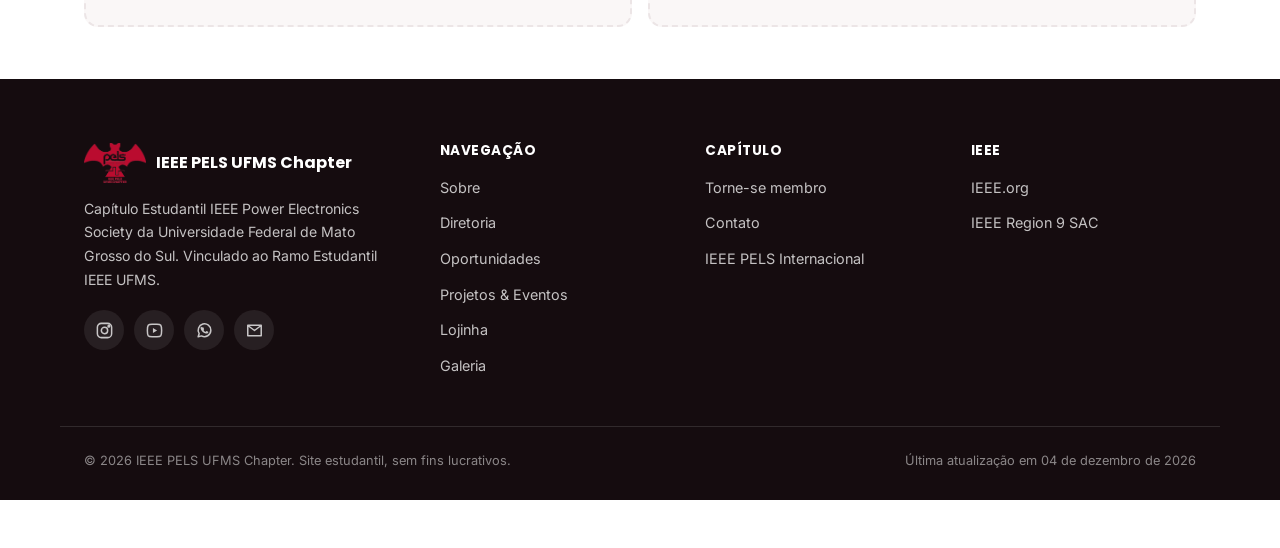
<file: projetos/webinar-mariana.html>
<!DOCTYPE html>
<html lang="pt-BR">
<head>
<meta charset="UTF-8">
<meta name="viewport" content="width=device-width, initial-scale=1.0">
<title>Webinar com Mariana Espinola Ribeiro — IEEE PELS UFMS Chapter</title>
<meta name="description" content="Webinar do Capítulo Estudantil IEEE PELS UFMS com Mariana Espinola Ribeiro, ex-Chair do capítulo e doutoranda na University of Tennessee, Knoxville.">
<link rel="icon" type="image/png" sizes="32x32" href="../assets/img/favicon-32.png">
<link rel="icon" type="image/png" sizes="192x192" href="../assets/img/favicon-192.png">
<link rel="apple-touch-icon" href="../assets/img/favicon-192.png">
<link rel="preconnect" href="https://fonts.googleapis.com">
<link rel="preconnect" href="https://fonts.gstatic.com" crossorigin>
<link href="https://fonts.googleapis.com/css2?family=Inter:wght@400;500;600;700&family=Poppins:wght@600;700;800&display=swap" rel="stylesheet">
<link rel="stylesheet" href="../css/style.css">
<script>
  (function () {
    var stored = localStorage.getItem('pels-theme');
    var theme = stored || (window.matchMedia('(prefers-color-scheme: dark)').matches ? 'dark' : 'light');
    document.documentElement.setAttribute('data-theme', theme);

    var storedLang = localStorage.getItem('pels-lang');
    if (storedLang === 'en') document.documentElement.setAttribute('lang', 'en');
  })();
</script>
</head>
<body>

<a class="skip-link" href="#conteudo">Pular para o conteúdo</a>
<div class="scroll-progress" id="scrollProgress"></div>

<header class="site-header" id="siteHeader">
  <div class="container">
    <a href="../index.html" class="brand">
      <img src="../assets/img/logo.png" alt="Logo IEEE PELS UFMS Chapter">
      <span class="brand-text">
        <strong>IEEE PELS UFMS</strong>
        <span>Student Chapter</span>
      </span>
    </a>

    <nav class="nav-desktop" aria-label="Navegação principal">
      <a href="../index.html#inicio"><span class="i18n-pt">Início</span><span class="i18n-en" lang="en">Home</span></a>
      <a href="../index.html#sobre"><span class="i18n-pt">Sobre</span><span class="i18n-en" lang="en">About</span></a>
      <a href="../index.html#diretoria"><span class="i18n-pt">Diretoria</span><span class="i18n-en" lang="en">Board</span></a>
      <a href="../index.html#oportunidades"><span class="i18n-pt">Oportunidades</span><span class="i18n-en" lang="en">Opportunities</span></a>
      <a href="../index.html#projetos"><span class="i18n-pt">Projetos &amp; Eventos</span><span class="i18n-en" lang="en">Projects &amp; Events</span></a>
      <a href="../index.html#loja"><span class="i18n-pt">Lojinha</span><span class="i18n-en" lang="en">Shop</span></a>
      <a href="../index.html#galeria"><span class="i18n-pt">Galeria</span><span class="i18n-en" lang="en">Gallery</span></a>
      <a href="../index.html#contato"><span class="i18n-pt">Contato</span><span class="i18n-en" lang="en">Contact</span></a>
    </nav>

    <div class="lang-toggle" role="group" aria-label="Idioma do site / Site language">
      <span class="lang-toggle-icon" aria-hidden="true">🌐</span>
      <button type="button" class="lang-btn" data-lang-btn="pt" aria-pressed="true">PT</button>
      <button type="button" class="lang-btn" data-lang-btn="en" aria-pressed="false">EN</button>
    </div>

    <button class="theme-toggle" id="themeToggle" type="button" aria-label="Alternar tema claro/escuro" aria-pressed="false">
      <span class="theme-icon theme-icon-sun" aria-hidden="true">☀️</span>
      <span class="theme-icon theme-icon-moon" aria-hidden="true">🌙</span>
    </button>

    <a href="../index.html#membros" class="btn btn-outline"><span class="i18n-pt">Torne-se membro</span><span class="i18n-en" lang="en">Become a member</span></a>

    <button class="nav-toggle" id="navToggle" aria-label="Abrir menu" aria-expanded="false" aria-controls="navMobile">
      <span></span>
    </button>
  </div>
</header>

<nav class="nav-mobile" id="navMobile" aria-label="Navegação mobile">
  <a href="../index.html#inicio"><span class="i18n-pt">Início</span><span class="i18n-en" lang="en">Home</span></a>
  <a href="../index.html#sobre"><span class="i18n-pt">Sobre</span><span class="i18n-en" lang="en">About</span></a>
  <a href="../index.html#diretoria"><span class="i18n-pt">Diretoria</span><span class="i18n-en" lang="en">Board</span></a>
  <a href="../index.html#oportunidades"><span class="i18n-pt">Oportunidades</span><span class="i18n-en" lang="en">Opportunities</span></a>
  <a href="../index.html#projetos"><span class="i18n-pt">Projetos &amp; Eventos</span><span class="i18n-en" lang="en">Projects &amp; Events</span></a>
  <a href="../index.html#loja"><span class="i18n-pt">Lojinha</span><span class="i18n-en" lang="en">Shop</span></a>
  <a href="../index.html#galeria"><span class="i18n-pt">Galeria</span><span class="i18n-en" lang="en">Gallery</span></a>
  <a href="../index.html#contato"><span class="i18n-pt">Contato</span><span class="i18n-en" lang="en">Contact</span></a>
  <a href="../index.html#membros" class="btn btn-primary"><span class="i18n-pt">Torne-se membro</span><span class="i18n-en" lang="en">Become a member</span></a>
  <div class="lang-toggle lang-toggle-mobile" role="group" aria-label="Idioma do site / Site language">
    <span class="lang-toggle-icon" aria-hidden="true">🌐</span>
    <button type="button" class="lang-btn" data-lang-btn="pt" aria-pressed="true">PT</button>
    <button type="button" class="lang-btn" data-lang-btn="en" aria-pressed="false">EN</button>
  </div>
  <button class="theme-toggle theme-toggle-mobile" id="themeToggleMobile" type="button" aria-label="Alternar tema claro/escuro" aria-pressed="false">
    <span class="theme-icon theme-icon-sun" aria-hidden="true">☀️</span>
    <span class="theme-icon theme-icon-moon" aria-hidden="true">🌙</span>
    <span class="theme-toggle-label" id="themeToggleLabel">Tema escuro</span>
  </button>
</nav>

<main id="conteudo">

  <section class="page-hero">
    <div class="container">
      <a href="../index.html#projetos" class="page-back"><span class="i18n-pt">← Voltar para Projetos &amp; Eventos</span><span class="i18n-en" lang="en">← Back to Projects &amp; Events</span></a>
      <span class="kicker">Evento · 26 de maio de 2026</span>
      <h1>Webinar com Mariana Espinola Ribeiro</h1>
      <p class="page-lead">Bate-papo com uma ex-membro do capítulo, hoje doutoranda em Engenharia Elétrica na University of Tennessee, Knoxville (UTK), sobre carreira acadêmica internacional.</p>
      <span class="opp-tag">Desenvolvimento Profissional</span>
    </div>
  </section>

  <section class="page-section">
    <div class="container">
      <h2>Sobre a Mariana</h2>
      <p>
        Mariana Espinola Ribeiro é ex-Chair do Capítulo Estudantil IEEE PELS UFMS e uma de nossas membras
        egressas. Hoje é doutoranda em Engenharia Elétrica na University of Tennessee, Knoxville (UTK), nos
        Estados Unidos, e Chair da iniciativa IEEE PELS Student Members — um papel de liderança dentro da
        própria PELS internacional.
      </p>
    </div>
  </section>

  <section class="page-section">
    <div class="container">
      <h2>Sobre o webinar</h2>
      <p>
        No encontro, Mariana dividiu com os membros do capítulo sua trajetória desde a graduação na UFMS até a
        pós-graduação nos Estados Unidos — os desafios de aplicar para um doutorado no exterior, como a
        experiência dentro do PELS UFMS ajudou nessa transição, e como é o dia a dia da pesquisa acadêmica
        internacional em eletrônica de potência.
      </p>
    </div>
  </section>

  <section class="page-section">
    <div class="container">
      <h2>Registros do evento</h2>
      <p>Fotos e capturas do webinar com a Mariana.</p>
      <!-- Fotos: substituir os placeholders abaixo por <img src="../assets/img/projetos/webinar-mariana/foto-N.jpg" alt="..."> -->
      <div class="photo-placeholder-grid">
        <div class="photo-placeholder"><span>📷</span><span>assets/img/projetos/webinar-mariana/foto-1.jpg</span></div>
        <div class="photo-placeholder"><span>📷</span><span>assets/img/projetos/webinar-mariana/foto-2.jpg</span></div>
      </div>
    </div>
  </section>

</main>

<footer class="site-footer">
  <div class="container footer-grid">
    <div>
      <div class="footer-brand">
        <img src="../assets/img/logo.png" alt="Logo IEEE PELS UFMS">
        <strong>IEEE PELS UFMS Chapter</strong>
      </div>
      <p class="i18n-pt">Capítulo Estudantil IEEE Power Electronics Society da Universidade Federal de Mato Grosso do
        Sul. Vinculado ao Ramo Estudantil IEEE UFMS.</p>
      <p class="i18n-en" lang="en">IEEE Power Electronics Society Student Chapter at the Federal University of
        Mato Grosso do Sul. Affiliated with the IEEE UFMS Student Branch.</p>
      <div class="social-row">
        <a href="https://www.instagram.com/pels_ufms/" target="_blank" rel="noopener" aria-label="Instagram"><svg viewBox="0 0 24 24"><rect x="3" y="3" width="18" height="18" rx="5"/><circle cx="12" cy="12" r="4"/><circle cx="17.5" cy="6.5" r="1"/></svg></a>
        <a href="https://youtube.com/@pelsufms8757" target="_blank" rel="noopener" aria-label="YouTube"><svg viewBox="0 0 24 24"><path d="M21 12c0 3.5-.4 5.7-1.1 6.7-.7.9-2.2 1.3-4.8 1.3H8.9c-2.6 0-4.1-.4-4.8-1.3C3.4 17.7 3 15.5 3 12s.4-5.7 1.1-6.7C4.8 4.4 6.3 4 8.9 4h6.2c2.6 0 4.1.4 4.8 1.3.7 1 1.1 3.2 1.1 6.7Z"/><path d="m10 8.8 5.3 3.2-5.3 3.2Z" class="fill"/></svg></a>
        <a href="https://chat.whatsapp.com/J5uKCY3uAXA0diFgOtXQ81" target="_blank" rel="noopener" aria-label="WhatsApp"><svg viewBox="0 0 24 24"><path d="M20 11.8a8 8 0 0 1-11.8 7L4 20l1.3-4.1A8 8 0 1 1 20 11.8Z"/><path d="M9.1 8.3c.2-.4.3-.4.6-.4h.5c.1 0 .3 0 .4.3l.8 1.9c.1.2.1.3 0 .5l-.4.5c-.2.2-.3.3-.1.6.2.4.9 1.4 2 1.9.3.2.5.2.7 0l.7-.8c.2-.2.3-.2.5-.1l1.7.8c.3.1.4.2.4.4 0 .2-.1 1-.6 1.4-.5.5-1.2.6-1.5.6-.4 0-1.5-.1-3.1-.8a10.7 10.7 0 0 1-3.5-3.1c-.9-1.2-1.2-2.3-1.2-3.1 0-.8.4-1.3.7-1.7Z" class="fill"/></svg></a>
        <a href="mailto:pelsufms@gmail.com" aria-label="E-mail"><svg viewBox="0 0 24 24"><path d="M3.5 5.5h17v13h-17zM4 6l8 6 8-6"/></svg></a>
      </div>
    </div>

    <div class="footer-col">
      <h4><span class="i18n-pt">Navegação</span><span class="i18n-en" lang="en">Navigation</span></h4>
      <ul>
        <li><a href="../index.html#sobre"><span class="i18n-pt">Sobre</span><span class="i18n-en" lang="en">About</span></a></li>
        <li><a href="../index.html#diretoria"><span class="i18n-pt">Diretoria</span><span class="i18n-en" lang="en">Board</span></a></li>
        <li><a href="../index.html#oportunidades"><span class="i18n-pt">Oportunidades</span><span class="i18n-en" lang="en">Opportunities</span></a></li>
        <li><a href="../index.html#projetos"><span class="i18n-pt">Projetos &amp; Eventos</span><span class="i18n-en" lang="en">Projects &amp; Events</span></a></li>
        <li><a href="../index.html#loja"><span class="i18n-pt">Lojinha</span><span class="i18n-en" lang="en">Shop</span></a></li>
        <li><a href="../index.html#galeria"><span class="i18n-pt">Galeria</span><span class="i18n-en" lang="en">Gallery</span></a></li>
      </ul>
    </div>

    <div class="footer-col">
      <h4><span class="i18n-pt">Capítulo</span><span class="i18n-en" lang="en">Chapter</span></h4>
      <ul>
        <li><a href="../index.html#membros"><span class="i18n-pt">Torne-se membro</span><span class="i18n-en" lang="en">Become a member</span></a></li>
        <li><a href="../index.html#contato"><span class="i18n-pt">Contato</span><span class="i18n-en" lang="en">Contact</span></a></li>
        <li><a href="https://www.ieee-pels.org" target="_blank" rel="noopener"><span class="i18n-pt">IEEE PELS Internacional</span><span class="i18n-en" lang="en">IEEE PELS International</span></a></li>
      </ul>
    </div>

    <div class="footer-col">
      <h4>IEEE</h4>
      <ul>
        <li><a href="https://www.ieee.org" target="_blank" rel="noopener">IEEE.org</a></li>
        <li><a href="https://r9.ieee.org/sac" target="_blank" rel="noopener">IEEE Region 9 SAC</a></li>
      </ul>
    </div>
  </div>

  <div class="container footer-bottom">
    <span><span class="i18n-pt">© <span id="year"></span> IEEE PELS UFMS Chapter. Site estudantil, sem fins lucrativos.</span><span class="i18n-en" lang="en">© <span id="yearEn"></span> IEEE PELS UFMS Chapter. Student-run, non-profit website.</span></span>
    <span class="footer-updated"><span class="i18n-pt">Última atualização em <span id="lastUpdated">—</span></span><span class="i18n-en" lang="en">Last updated on <span id="lastUpdatedEn">—</span></span></span>
  </div>
</footer>

<button class="back-to-top" id="backToTop" aria-label="Voltar ao topo">↑</button>

<script src="../js/i18n.js"></script>
<script src="../js/main.js"></script>
</body>
</html>
</file>
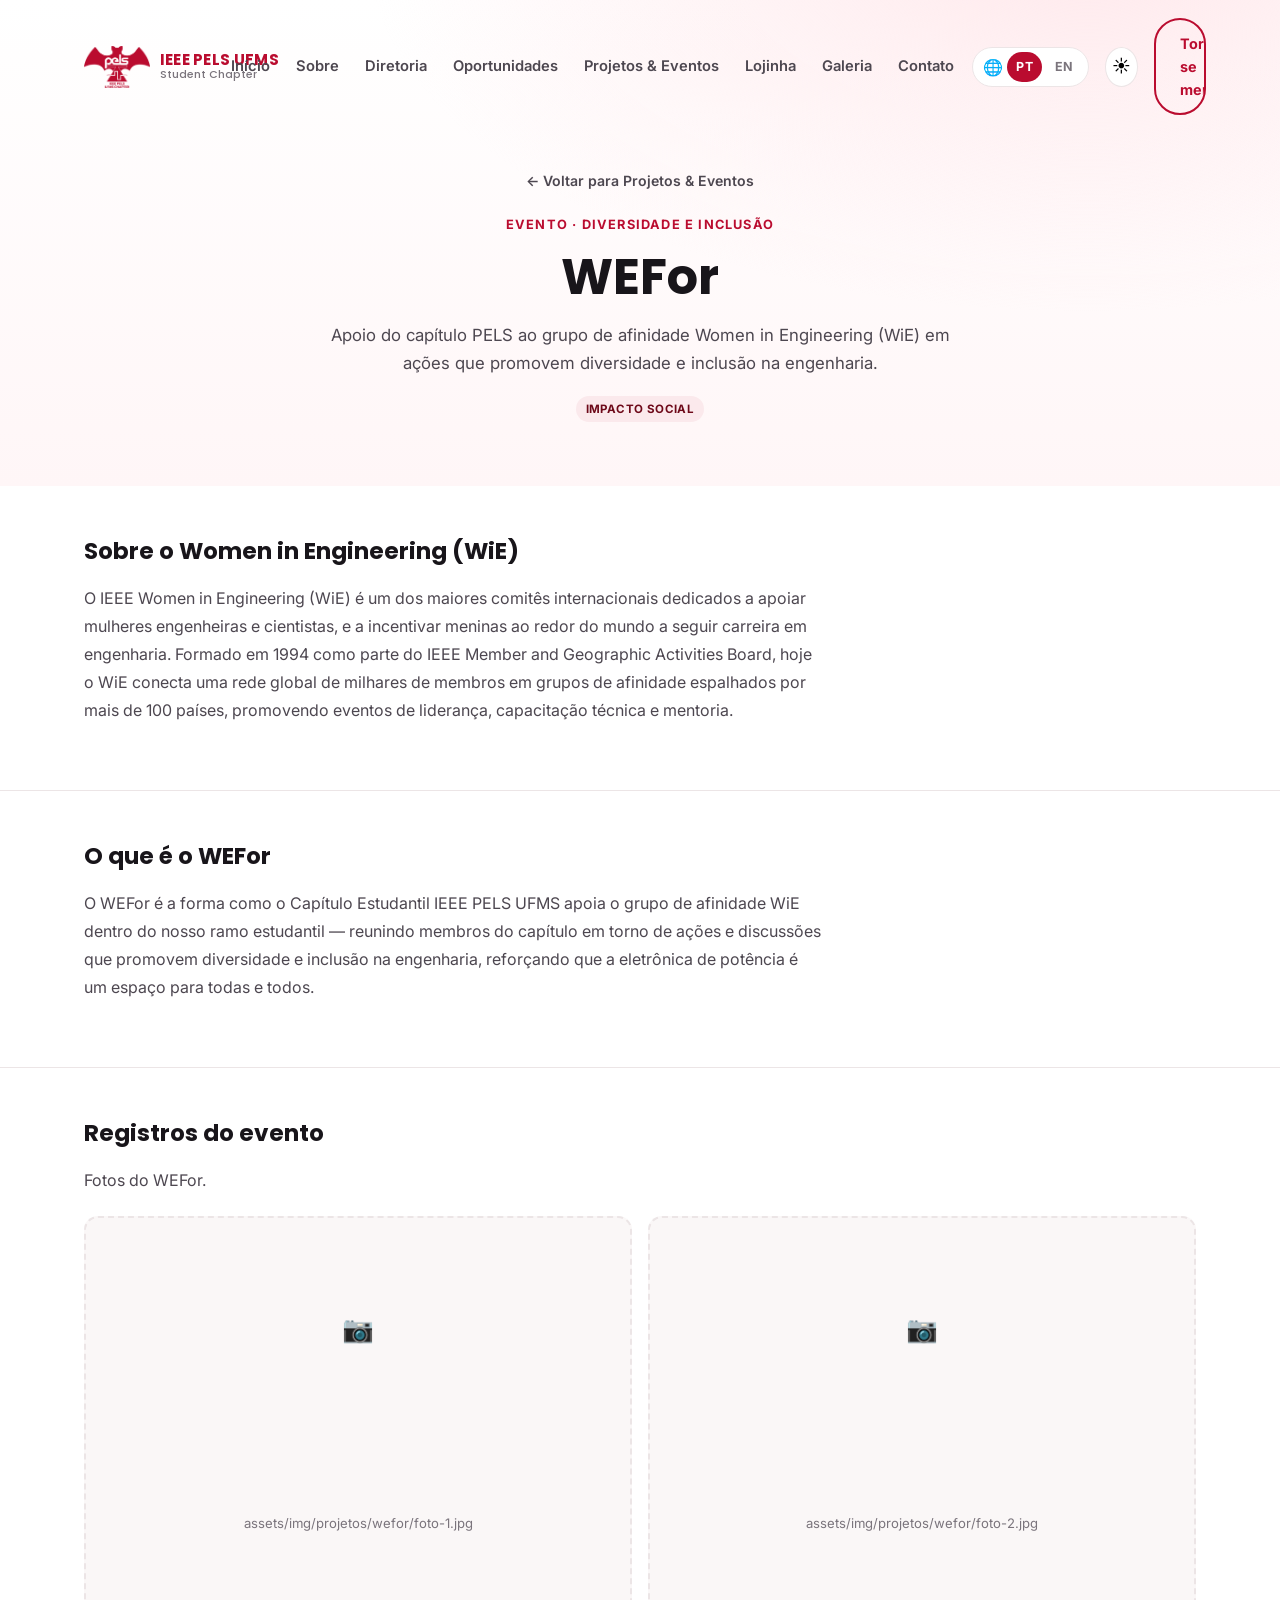
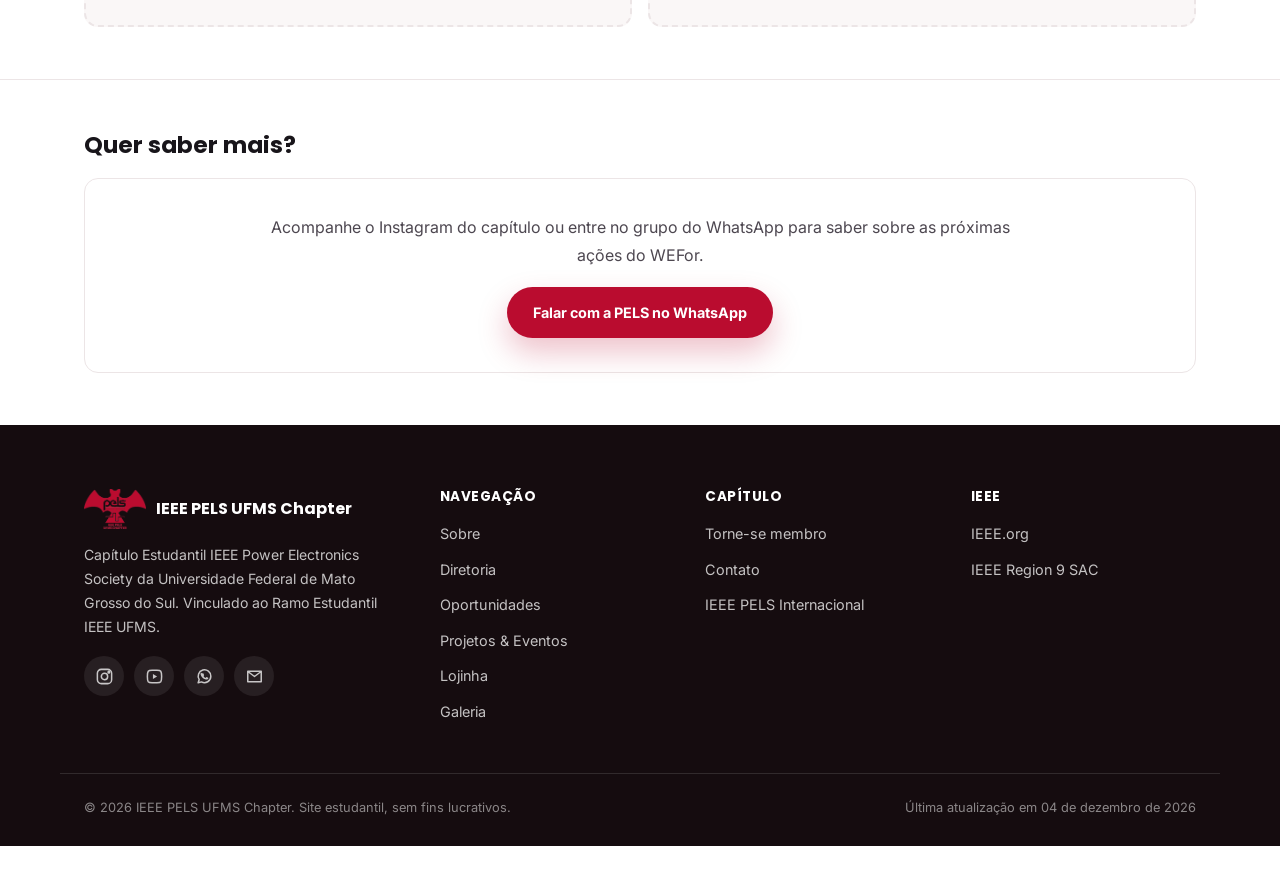
<file: projetos/wefor.html>
<!DOCTYPE html>
<html lang="pt-BR">
<head>
<meta charset="UTF-8">
<meta name="viewport" content="width=device-width, initial-scale=1.0">
<title>WEFor — IEEE PELS UFMS Chapter</title>
<meta name="description" content="WEFor: o apoio do Capítulo Estudantil IEEE PELS UFMS ao grupo de afinidade Women in Engineering (WiE), promovendo diversidade e inclusão na engenharia.">
<link rel="icon" type="image/png" sizes="32x32" href="../assets/img/favicon-32.png">
<link rel="icon" type="image/png" sizes="192x192" href="../assets/img/favicon-192.png">
<link rel="apple-touch-icon" href="../assets/img/favicon-192.png">
<link rel="preconnect" href="https://fonts.googleapis.com">
<link rel="preconnect" href="https://fonts.gstatic.com" crossorigin>
<link href="https://fonts.googleapis.com/css2?family=Inter:wght@400;500;600;700&family=Poppins:wght@600;700;800&display=swap" rel="stylesheet">
<link rel="stylesheet" href="../css/style.css">
<script>
  (function () {
    var stored = localStorage.getItem('pels-theme');
    var theme = stored || (window.matchMedia('(prefers-color-scheme: dark)').matches ? 'dark' : 'light');
    document.documentElement.setAttribute('data-theme', theme);

    var storedLang = localStorage.getItem('pels-lang');
    if (storedLang === 'en') document.documentElement.setAttribute('lang', 'en');
  })();
</script>
</head>
<body>

<a class="skip-link" href="#conteudo">Pular para o conteúdo</a>
<div class="scroll-progress" id="scrollProgress"></div>

<header class="site-header" id="siteHeader">
  <div class="container">
    <a href="../index.html" class="brand">
      <img src="../assets/img/logo.png" alt="Logo IEEE PELS UFMS Chapter">
      <span class="brand-text">
        <strong>IEEE PELS UFMS</strong>
        <span>Student Chapter</span>
      </span>
    </a>

    <nav class="nav-desktop" aria-label="Navegação principal">
      <a href="../index.html#inicio"><span class="i18n-pt">Início</span><span class="i18n-en" lang="en">Home</span></a>
      <a href="../index.html#sobre"><span class="i18n-pt">Sobre</span><span class="i18n-en" lang="en">About</span></a>
      <a href="../index.html#diretoria"><span class="i18n-pt">Diretoria</span><span class="i18n-en" lang="en">Board</span></a>
      <a href="../index.html#oportunidades"><span class="i18n-pt">Oportunidades</span><span class="i18n-en" lang="en">Opportunities</span></a>
      <a href="../index.html#projetos"><span class="i18n-pt">Projetos &amp; Eventos</span><span class="i18n-en" lang="en">Projects &amp; Events</span></a>
      <a href="../index.html#loja"><span class="i18n-pt">Lojinha</span><span class="i18n-en" lang="en">Shop</span></a>
      <a href="../index.html#galeria"><span class="i18n-pt">Galeria</span><span class="i18n-en" lang="en">Gallery</span></a>
      <a href="../index.html#contato"><span class="i18n-pt">Contato</span><span class="i18n-en" lang="en">Contact</span></a>
    </nav>

    <div class="lang-toggle" role="group" aria-label="Idioma do site / Site language">
      <span class="lang-toggle-icon" aria-hidden="true">🌐</span>
      <button type="button" class="lang-btn" data-lang-btn="pt" aria-pressed="true">PT</button>
      <button type="button" class="lang-btn" data-lang-btn="en" aria-pressed="false">EN</button>
    </div>

    <button class="theme-toggle" id="themeToggle" type="button" aria-label="Alternar tema claro/escuro" aria-pressed="false">
      <span class="theme-icon theme-icon-sun" aria-hidden="true">☀️</span>
      <span class="theme-icon theme-icon-moon" aria-hidden="true">🌙</span>
    </button>

    <a href="../index.html#membros" class="btn btn-outline"><span class="i18n-pt">Torne-se membro</span><span class="i18n-en" lang="en">Become a member</span></a>

    <button class="nav-toggle" id="navToggle" aria-label="Abrir menu" aria-expanded="false" aria-controls="navMobile">
      <span></span>
    </button>
  </div>
</header>

<nav class="nav-mobile" id="navMobile" aria-label="Navegação mobile">
  <a href="../index.html#inicio"><span class="i18n-pt">Início</span><span class="i18n-en" lang="en">Home</span></a>
  <a href="../index.html#sobre"><span class="i18n-pt">Sobre</span><span class="i18n-en" lang="en">About</span></a>
  <a href="../index.html#diretoria"><span class="i18n-pt">Diretoria</span><span class="i18n-en" lang="en">Board</span></a>
  <a href="../index.html#oportunidades"><span class="i18n-pt">Oportunidades</span><span class="i18n-en" lang="en">Opportunities</span></a>
  <a href="../index.html#projetos"><span class="i18n-pt">Projetos &amp; Eventos</span><span class="i18n-en" lang="en">Projects &amp; Events</span></a>
  <a href="../index.html#loja"><span class="i18n-pt">Lojinha</span><span class="i18n-en" lang="en">Shop</span></a>
  <a href="../index.html#galeria"><span class="i18n-pt">Galeria</span><span class="i18n-en" lang="en">Gallery</span></a>
  <a href="../index.html#contato"><span class="i18n-pt">Contato</span><span class="i18n-en" lang="en">Contact</span></a>
  <a href="../index.html#membros" class="btn btn-primary"><span class="i18n-pt">Torne-se membro</span><span class="i18n-en" lang="en">Become a member</span></a>
  <div class="lang-toggle lang-toggle-mobile" role="group" aria-label="Idioma do site / Site language">
    <span class="lang-toggle-icon" aria-hidden="true">🌐</span>
    <button type="button" class="lang-btn" data-lang-btn="pt" aria-pressed="true">PT</button>
    <button type="button" class="lang-btn" data-lang-btn="en" aria-pressed="false">EN</button>
  </div>
  <button class="theme-toggle theme-toggle-mobile" id="themeToggleMobile" type="button" aria-label="Alternar tema claro/escuro" aria-pressed="false">
    <span class="theme-icon theme-icon-sun" aria-hidden="true">☀️</span>
    <span class="theme-icon theme-icon-moon" aria-hidden="true">🌙</span>
    <span class="theme-toggle-label" id="themeToggleLabel">Tema escuro</span>
  </button>
</nav>

<main id="conteudo">

  <section class="page-hero">
    <div class="container">
      <a href="../index.html#projetos" class="page-back"><span class="i18n-pt">← Voltar para Projetos &amp; Eventos</span><span class="i18n-en" lang="en">← Back to Projects &amp; Events</span></a>
      <span class="kicker">Evento · Diversidade e inclusão</span>
      <h1>WEFor</h1>
      <p class="page-lead">Apoio do capítulo PELS ao grupo de afinidade Women in Engineering (WiE) em ações que promovem diversidade e inclusão na engenharia.</p>
      <span class="opp-tag">Impacto Social</span>
    </div>
  </section>

  <section class="page-section">
    <div class="container">
      <h2>Sobre o Women in Engineering (WiE)</h2>
      <p>
        O IEEE Women in Engineering (WiE) é um dos maiores comitês internacionais dedicados a apoiar mulheres
        engenheiras e cientistas, e a incentivar meninas ao redor do mundo a seguir carreira em engenharia. Formado
        em 1994 como parte do IEEE Member and Geographic Activities Board, hoje o WiE conecta uma rede global de
        milhares de membros em grupos de afinidade espalhados por mais de 100 países, promovendo eventos de
        liderança, capacitação técnica e mentoria.
      </p>
    </div>
  </section>

  <section class="page-section">
    <div class="container">
      <h2>O que é o WEFor</h2>
      <p>
        O WEFor é a forma como o Capítulo Estudantil IEEE PELS UFMS apoia o grupo de afinidade WiE dentro do
        nosso ramo estudantil — reunindo membros do capítulo em torno de ações e discussões que promovem
        diversidade e inclusão na engenharia, reforçando que a eletrônica de potência é um espaço para todas e
        todos.
      </p>
    </div>
  </section>

  <section class="page-section">
    <div class="container">
      <h2>Registros do evento</h2>
      <p>Fotos do WEFor.</p>
      <!-- Fotos: substituir os placeholders abaixo por <img src="../assets/img/projetos/wefor/foto-N.jpg" alt="..."> -->
      <div class="photo-placeholder-grid">
        <div class="photo-placeholder"><span>📷</span><span>assets/img/projetos/wefor/foto-1.jpg</span></div>
        <div class="photo-placeholder"><span>📷</span><span>assets/img/projetos/wefor/foto-2.jpg</span></div>
      </div>
    </div>
  </section>

  <section class="page-section">
    <div class="container">
      <h2>Quer saber mais?</h2>
      <div class="page-cta">
        <p>Acompanhe o Instagram do capítulo ou entre no grupo do WhatsApp para saber sobre as próximas ações do WEFor.</p>
        <a href="https://chat.whatsapp.com/J5uKCY3uAXA0diFgOtXQ81" target="_blank" rel="noopener" class="btn btn-primary">Falar com a PELS no WhatsApp</a>
      </div>
    </div>
  </section>

</main>

<footer class="site-footer">
  <div class="container footer-grid">
    <div>
      <div class="footer-brand">
        <img src="../assets/img/logo.png" alt="Logo IEEE PELS UFMS">
        <strong>IEEE PELS UFMS Chapter</strong>
      </div>
      <p class="i18n-pt">Capítulo Estudantil IEEE Power Electronics Society da Universidade Federal de Mato Grosso do
        Sul. Vinculado ao Ramo Estudantil IEEE UFMS.</p>
      <p class="i18n-en" lang="en">IEEE Power Electronics Society Student Chapter at the Federal University of
        Mato Grosso do Sul. Affiliated with the IEEE UFMS Student Branch.</p>
      <div class="social-row">
        <a href="https://www.instagram.com/pels_ufms/" target="_blank" rel="noopener" aria-label="Instagram"><svg viewBox="0 0 24 24"><rect x="3" y="3" width="18" height="18" rx="5"/><circle cx="12" cy="12" r="4"/><circle cx="17.5" cy="6.5" r="1"/></svg></a>
        <a href="https://youtube.com/@pelsufms8757" target="_blank" rel="noopener" aria-label="YouTube"><svg viewBox="0 0 24 24"><path d="M21 12c0 3.5-.4 5.7-1.1 6.7-.7.9-2.2 1.3-4.8 1.3H8.9c-2.6 0-4.1-.4-4.8-1.3C3.4 17.7 3 15.5 3 12s.4-5.7 1.1-6.7C4.8 4.4 6.3 4 8.9 4h6.2c2.6 0 4.1.4 4.8 1.3.7 1 1.1 3.2 1.1 6.7Z"/><path d="m10 8.8 5.3 3.2-5.3 3.2Z" class="fill"/></svg></a>
        <a href="https://chat.whatsapp.com/J5uKCY3uAXA0diFgOtXQ81" target="_blank" rel="noopener" aria-label="WhatsApp"><svg viewBox="0 0 24 24"><path d="M20 11.8a8 8 0 0 1-11.8 7L4 20l1.3-4.1A8 8 0 1 1 20 11.8Z"/><path d="M9.1 8.3c.2-.4.3-.4.6-.4h.5c.1 0 .3 0 .4.3l.8 1.9c.1.2.1.3 0 .5l-.4.5c-.2.2-.3.3-.1.6.2.4.9 1.4 2 1.9.3.2.5.2.7 0l.7-.8c.2-.2.3-.2.5-.1l1.7.8c.3.1.4.2.4.4 0 .2-.1 1-.6 1.4-.5.5-1.2.6-1.5.6-.4 0-1.5-.1-3.1-.8a10.7 10.7 0 0 1-3.5-3.1c-.9-1.2-1.2-2.3-1.2-3.1 0-.8.4-1.3.7-1.7Z" class="fill"/></svg></a>
        <a href="mailto:pelsufms@gmail.com" aria-label="E-mail"><svg viewBox="0 0 24 24"><path d="M3.5 5.5h17v13h-17zM4 6l8 6 8-6"/></svg></a>
      </div>
    </div>

    <div class="footer-col">
      <h4><span class="i18n-pt">Navegação</span><span class="i18n-en" lang="en">Navigation</span></h4>
      <ul>
        <li><a href="../index.html#sobre"><span class="i18n-pt">Sobre</span><span class="i18n-en" lang="en">About</span></a></li>
        <li><a href="../index.html#diretoria"><span class="i18n-pt">Diretoria</span><span class="i18n-en" lang="en">Board</span></a></li>
        <li><a href="../index.html#oportunidades"><span class="i18n-pt">Oportunidades</span><span class="i18n-en" lang="en">Opportunities</span></a></li>
        <li><a href="../index.html#projetos"><span class="i18n-pt">Projetos &amp; Eventos</span><span class="i18n-en" lang="en">Projects &amp; Events</span></a></li>
        <li><a href="../index.html#loja"><span class="i18n-pt">Lojinha</span><span class="i18n-en" lang="en">Shop</span></a></li>
        <li><a href="../index.html#galeria"><span class="i18n-pt">Galeria</span><span class="i18n-en" lang="en">Gallery</span></a></li>
      </ul>
    </div>

    <div class="footer-col">
      <h4><span class="i18n-pt">Capítulo</span><span class="i18n-en" lang="en">Chapter</span></h4>
      <ul>
        <li><a href="../index.html#membros"><span class="i18n-pt">Torne-se membro</span><span class="i18n-en" lang="en">Become a member</span></a></li>
        <li><a href="../index.html#contato"><span class="i18n-pt">Contato</span><span class="i18n-en" lang="en">Contact</span></a></li>
        <li><a href="https://www.ieee-pels.org" target="_blank" rel="noopener"><span class="i18n-pt">IEEE PELS Internacional</span><span class="i18n-en" lang="en">IEEE PELS International</span></a></li>
      </ul>
    </div>

    <div class="footer-col">
      <h4>IEEE</h4>
      <ul>
        <li><a href="https://www.ieee.org" target="_blank" rel="noopener">IEEE.org</a></li>
        <li><a href="https://r9.ieee.org/sac" target="_blank" rel="noopener">IEEE Region 9 SAC</a></li>
      </ul>
    </div>
  </div>

  <div class="container footer-bottom">
    <span><span class="i18n-pt">© <span id="year"></span> IEEE PELS UFMS Chapter. Site estudantil, sem fins lucrativos.</span><span class="i18n-en" lang="en">© <span id="yearEn"></span> IEEE PELS UFMS Chapter. Student-run, non-profit website.</span></span>
    <span class="footer-updated"><span class="i18n-pt">Última atualização em <span id="lastUpdated">—</span></span><span class="i18n-en" lang="en">Last updated on <span id="lastUpdatedEn">—</span></span></span>
  </div>
</footer>

<button class="back-to-top" id="backToTop" aria-label="Voltar ao topo">↑</button>

<script src="../js/i18n.js"></script>
<script src="../js/main.js"></script>
</body>
</html>
</file>
<file: css/style.css>
/* ==========================================================================
   IEEE PELS UFMS Chapter — Design system
   Brand color sampled directly from the chapter logo (#BA0C2F).
   ========================================================================== */

:root {
  --red: #ba0c2f;
  --red-dark: #6e0919;
  --red-darker: #4a0611;
  --red-light: #e2536c;
  --red-tint: #fbe9ec;
  --gold: #d4a017;

  --ink: #18151a;
  --ink-soft: #4d4750;
  --ink-faint: #7a747c;

  --bg: #ffffff;
  --bg-alt: #faf7f7;
  --bg-dark: #150c0f;
  --surface: #ffffff;
  --surface-solid: #ffffff;

  --border: #ece5e6;

  --hero-bg: radial-gradient(1200px 600px at 85% -10%, #ffe9ec 0%, transparent 60%),
             linear-gradient(180deg, #fff 0%, #fff6f7 100%);
  --header-scrim: rgba(255,255,255,0.92);
  --badge-projeto-bg: #fdeeda;
  --badge-projeto-ink: #9a5b00;
  --badge-parceria-bg: #e6f0ff;
  --badge-parceria-ink: #1a4d8f;
  --badge-evento-ink: var(--red-dark);

  --font-head: 'Poppins', 'Segoe UI', sans-serif;
  --font-body: 'Inter', 'Segoe UI', sans-serif;

  --container: 1160px;
  --radius: 14px;
  --radius-sm: 8px;

  --shadow-sm: 0 2px 10px rgba(24, 21, 26, 0.06);
  --shadow-md: 0 12px 30px rgba(24, 21, 26, 0.1);
  --shadow-red: 0 14px 30px rgba(186, 12, 47, 0.25);

  --ease: cubic-bezier(0.22, 1, 0.36, 1);

  color-scheme: light;
}

/* ---------- Dark theme ---------- */
html[data-theme="dark"] {
  --red-tint: rgba(186, 12, 47, 0.16);

  --ink: #f2eef0;
  --ink-soft: #c4bec5;
  --ink-faint: #8f8991;

  --bg: #121014;
  --bg-alt: #19161a;
  --bg-dark: #0a080a;
  --surface: #1d1a1f;
  --surface-solid: #201d22;

  --border: #322e34;

  --hero-bg: radial-gradient(1200px 600px at 85% -10%, rgba(186,12,47,0.16) 0%, transparent 60%),
             linear-gradient(180deg, #121014 0%, #170f13 100%);
  --header-scrim: rgba(18,16,20,0.85);
  --badge-projeto-bg: rgba(212, 160, 23, 0.16);
  --badge-projeto-ink: #e0b84a;
  --badge-parceria-bg: rgba(58, 130, 255, 0.16);
  --badge-parceria-ink: #7fb1ff;
  --badge-evento-ink: var(--red-light);

  --shadow-sm: 0 2px 10px rgba(0, 0, 0, 0.28);
  --shadow-md: 0 12px 30px rgba(0, 0, 0, 0.4);

  color-scheme: dark;
}
html[data-theme="dark"] body {
  background: var(--bg);
}

/* ---------- Reset ---------- */
* , *::before, *::after { box-sizing: border-box; }
html { scroll-behavior: smooth; }
body {
  margin: 0;
  font-family: var(--font-body);
  color: var(--ink);
  background: var(--bg);
  line-height: 1.6;
  -webkit-font-smoothing: antialiased;
}
img { max-width: 100%; display: block; }
a { color: inherit; text-decoration: none; }
ul { list-style: none; margin: 0; padding: 0; }
h1, h2, h3, h4 { font-family: var(--font-head); line-height: 1.2; margin: 0; }
p { margin: 0; }
button { font: inherit; cursor: pointer; }

.container {
  width: 100%;
  max-width: var(--container);
  margin-inline: auto;
  padding-inline: 24px;
}

.skip-link {
  position: absolute;
  left: -999px;
  top: 0;
  background: var(--red);
  color: #fff;
  padding: 12px 20px;
  z-index: 999;
  border-radius: 0 0 8px 0;
}
.skip-link:focus { left: 0; }

::selection { background: var(--red); color: #fff; }

:focus-visible {
  outline: 3px solid var(--gold);
  outline-offset: 3px;
}

/* ---------- Scroll progress bar ---------- */
.scroll-progress {
  position: fixed;
  top: 0; left: 0;
  height: 3px;
  width: 0%;
  background: linear-gradient(90deg, var(--gold), var(--red));
  z-index: 1100;
  transition: width 0.1s linear;
}

/* ---------- Header ---------- */
.site-header {
  position: fixed;
  top: 0; left: 0; right: 0;
  z-index: 1000;
  padding: 18px 0;
  transition: padding 0.35s var(--ease), background 0.35s var(--ease), box-shadow 0.35s var(--ease);
}
.site-header .container { display: flex; align-items: center; justify-content: space-between; gap: 16px; }
.site-header::before {
  content: "";
  position: absolute; inset: 0;
  background: rgba(255,255,255,0);
  backdrop-filter: blur(0px);
  transition: background 0.35s var(--ease), backdrop-filter 0.35s var(--ease);
  z-index: -1;
}
.site-header.is-scrolled {
  padding: 10px 0;
  box-shadow: var(--shadow-sm);
}
.site-header.is-scrolled::before {
  background: var(--header-scrim);
  backdrop-filter: blur(10px);
}

.brand { display: flex; align-items: center; gap: 10px; font-family: var(--font-head); font-weight: 700; }
.brand img { height: 42px; width: auto; transition: height 0.35s var(--ease); }
.site-header.is-scrolled .brand img { height: 34px; }
.brand-text { display: flex; flex-direction: column; line-height: 1.1; }
.brand-text strong { color: var(--red); font-size: 0.95rem; letter-spacing: 0.3px; white-space: nowrap; }
.brand-text span { font-size: 0.68rem; color: var(--ink-faint); font-weight: 500; white-space: nowrap; }

@media (max-width: 400px) {
  .brand-text strong { font-size: 0.78rem; }
  .brand-text span { font-size: 0.6rem; }
}

.nav-desktop { display: flex; align-items: center; gap: 22px; flex-wrap: nowrap; white-space: nowrap; }
.nav-desktop a {
  font-size: 0.92rem;
  font-weight: 600;
  color: var(--ink-soft);
  position: relative;
  padding: 6px 2px;
  transition: color 0.25s;
}
.nav-desktop a::after {
  content: "";
  position: absolute; left: 0; bottom: -2px;
  width: 0; height: 2px;
  background: var(--red);
  transition: width 0.25s var(--ease);
}
.nav-desktop a:hover, .nav-desktop a.is-active { color: var(--red); }
.nav-desktop a:hover::after, .nav-desktop a.is-active::after { width: 100%; }

.btn {
  display: inline-flex;
  align-items: center;
  gap: 8px;
  padding: 12px 24px;
  border-radius: 999px;
  font-weight: 700;
  font-size: 0.9rem;
  border: 2px solid transparent;
  transition: transform 0.25s var(--ease), box-shadow 0.25s var(--ease), background 0.25s, color 0.25s;
}
.btn-primary { background: var(--red); color: #fff; box-shadow: var(--shadow-red); }
.btn-primary:hover { transform: translateY(-3px); box-shadow: 0 18px 34px rgba(186,12,47,0.32); }
.btn-outline { border-color: var(--red); color: var(--red); background: transparent; }
.btn-outline:hover { background: var(--red); color: #fff; transform: translateY(-3px); }
.btn-ghost-light { border-color: rgba(255,255,255,0.6); color: #fff; }
.btn-ghost-light:hover { background: #fff; color: var(--red); transform: translateY(-3px); }

/* ---------- Theme toggle ---------- */
.theme-toggle {
  display: inline-flex;
  align-items: center;
  justify-content: center;
  width: 40px; height: 40px;
  border-radius: 50%;
  border: 1px solid var(--border);
  background: var(--surface);
  font-size: 1.1rem;
  cursor: pointer;
  position: relative;
  z-index: 5;
  transition: background 0.25s, border-color 0.25s, transform 0.25s;
}
.theme-icon { pointer-events: none; }
.theme-toggle:hover { transform: translateY(-2px); border-color: var(--red); }
.theme-icon-moon { display: none; }
html[data-theme="dark"] .theme-icon-sun { display: none; }
html[data-theme="dark"] .theme-icon-moon { display: inline; }

.theme-toggle-mobile {
  width: auto;
  border-radius: var(--radius-sm);
  gap: 10px;
  padding: 12px 18px;
  margin-top: 14px;
  align-self: flex-start;
  font-size: 0.95rem;
  color: var(--ink);
}

/* ---------- Language toggle ---------- */
.lang-toggle {
  display: inline-flex;
  align-items: center;
  gap: 4px;
  height: 40px;
  padding: 0 6px 0 10px;
  border-radius: 999px;
  border: 1px solid var(--border);
  background: var(--surface);
}
.lang-toggle-icon { font-size: 1rem; line-height: 1; }
.lang-btn {
  border: none;
  background: transparent;
  color: var(--ink-faint);
  font-size: 0.78rem;
  font-weight: 700;
  letter-spacing: 0.3px;
  padding: 5px 9px;
  border-radius: 999px;
  cursor: pointer;
  transition: background 0.2s, color 0.2s;
}
.lang-btn:hover { color: var(--ink); }
.lang-btn.is-active { background: var(--red); color: #fff; }
.lang-toggle-mobile {
  width: auto;
  align-self: flex-start;
  margin-top: 14px;
  height: auto;
  padding: 8px 8px 8px 14px;
}

.nav-toggle {
  display: none;
  background: none; border: none;
  width: 40px; height: 40px;
  position: relative;
}
.nav-toggle span, .nav-toggle span::before, .nav-toggle span::after {
  content: "";
  position: absolute; left: 8px; right: 8px;
  height: 2px; background: var(--ink);
  transition: transform 0.3s var(--ease), opacity 0.3s;
}
.nav-toggle span { top: 19px; }
.nav-toggle span::before { top: -8px; }
.nav-toggle span::after { top: 8px; }
.nav-toggle.is-open span { background: transparent; }
.nav-toggle.is-open span::before { transform: translateY(8px) rotate(45deg); background: var(--red); }
.nav-toggle.is-open span::after { transform: translateY(-8px) rotate(-45deg); background: var(--red); }

.nav-mobile {
  position: fixed;
  inset: 0;
  top: 0;
  background: var(--bg);
  padding: 110px 32px 40px;
  display: flex;
  flex-direction: column;
  gap: 6px;
  transform: translateX(100%);
  transition: transform 0.4s var(--ease);
  z-index: 999;
}
.nav-mobile.is-open { transform: translateX(0); }
.nav-mobile a {
  font-family: var(--font-head);
  font-size: 1.4rem;
  font-weight: 600;
  padding: 14px 0;
  border-bottom: 1px solid var(--border);
  color: var(--ink);
}
.nav-mobile .btn { margin-top: 24px; justify-content: center; }

/* ---------- Hero ---------- */
.hero {
  position: relative;
  min-height: 100vh;
  display: flex;
  align-items: center;
  padding-top: 110px;
  overflow: hidden;
  background: var(--hero-bg);
  transition: background 0.4s var(--ease);
}
.hero-grid {
  display: grid;
  grid-template-columns: 1.1fr 0.9fr;
  gap: 48px;
  align-items: center;
  width: 100%;
}
.eyebrow {
  display: inline-flex;
  align-items: center;
  gap: 8px;
  background: var(--red-tint);
  color: var(--badge-evento-ink);
  font-weight: 700;
  font-size: 0.78rem;
  letter-spacing: 0.6px;
  text-transform: uppercase;
  padding: 8px 16px;
  border-radius: 999px;
  margin-bottom: 22px;
}
.hero h1 {
  font-size: clamp(2.2rem, 4.5vw, 3.4rem);
  color: var(--ink);
  font-weight: 800;
  letter-spacing: -0.5px;
}
.hero h1 em {
  font-style: normal;
  color: var(--red);
  position: relative;
}
.hero-lead {
  margin-top: 20px;
  font-size: 1.1rem;
  color: var(--ink-soft);
  max-width: 46ch;
}
.hero-actions { display: flex; flex-wrap: wrap; gap: 14px; margin-top: 34px; }

.hero-badge {
  margin-top: 34px;
  display: inline-flex;
  align-items: center;
  gap: 12px;
  background: var(--surface);
  border: 1px solid var(--border);
  padding: 12px 18px;
  border-radius: var(--radius);
  box-shadow: var(--shadow-sm);
  font-size: 0.85rem;
  color: var(--ink-soft);
}
.hero-badge strong { color: var(--red); }
.hero-badge-award {
  border: 2px solid var(--red);
  box-shadow: 0 0 20px rgba(186,12,47,0.3), var(--shadow-sm);
  background: var(--surface);
  padding: 14px 22px;
  font-size: 0.9rem;
  font-weight: 600;
}
.hero-badge-award .award-icon {
  font-size: 1.6rem;
  animation: pulse-award 1.5s ease-in-out infinite;
  display: inline-block;
}
@keyframes pulse-award {
  0%, 100% { transform: scale(1); opacity: 1; }
  50% { transform: scale(1.15); opacity: 0.85; }
}

.hero-visual {
  position: relative;
  display: flex;
  align-items: center;
  justify-content: center;
}
.hero-visual .glow-ring {
  position: absolute;
  width: 420px; height: 420px;
  border-radius: 50%;
  background: radial-gradient(circle, rgba(186,12,47,0.14) 0%, transparent 70%);
  animation: pulse 6s ease-in-out infinite;
}
.logo-3d-canvas {
  position: relative;
  width: min(460px, 82vw);
  aspect-ratio: 1 / 1;
  cursor: grab;
  touch-action: none;
  filter: drop-shadow(0 26px 34px rgba(186, 12, 47, 0.3));
}
.logo-3d-canvas:active,
.logo-3d-canvas.is-dragging { cursor: grabbing; }
.logo-3d-canvas canvas {
  display: block;
  width: 100% !important;
  height: 100% !important;
}
.logo-3d-fallback {
  position: absolute;
  inset: 0;
  width: 100%;
  height: 100%;
  object-fit: contain;
  pointer-events: none;
}
.logo-3d-canvas.is-ready .logo-3d-fallback { display: none; }
.logo-3d-hint {
  position: absolute;
  bottom: -30px;
  left: 50%;
  transform: translateX(-50%);
  font-size: 0.72rem;
  font-weight: 600;
  letter-spacing: 0.4px;
  color: var(--ink-faint);
  text-transform: uppercase;
  opacity: 0.8;
  pointer-events: none;
  white-space: nowrap;
}
@keyframes pulse {
  0%, 100% { transform: scale(1); opacity: 1; }
  50% { transform: scale(1.08); opacity: 0.7; }
}

.scroll-cue {
  position: absolute;
  bottom: 28px; left: 50%;
  transform: translateX(-50%);
  display: flex; flex-direction: column; align-items: center;
  gap: 8px;
  color: var(--ink-faint);
  font-size: 0.72rem;
  letter-spacing: 1px;
  text-transform: uppercase;
}
.scroll-cue .wheel {
  width: 22px; height: 36px;
  border: 2px solid var(--ink-faint);
  border-radius: 20px;
  position: relative;
}
.scroll-cue .wheel::before {
  content: "";
  position: absolute;
  top: 6px; left: 50%;
  width: 4px; height: 8px;
  background: var(--red);
  border-radius: 2px;
  transform: translateX(-50%);
  animation: scrollcue 1.8s ease-in-out infinite;
}
@keyframes scrollcue {
  0% { opacity: 1; top: 6px; }
  70% { opacity: 0; top: 18px; }
  100% { opacity: 0; top: 18px; }
}

/* ---------- Stats: cinematic pinned scene ---------- */
.pin-wrap {
  position: relative;
  height: 150vh;
  background: linear-gradient(180deg, var(--red-darker) 0%, var(--red-dark) 45%, var(--red-darker) 100%);
}
.pin-inner {
  position: sticky;
  top: 0;
  height: 100vh;
  display: flex;
  flex-direction: column;
  align-items: center;
  justify-content: center;
  overflow: hidden;
  text-align: center;
  padding-inline: 24px;
}
.starfield {
  position: absolute;
  inset: -10%;
  opacity: 0.55;
  background-image:
    radial-gradient(1.6px 1.6px at 12% 22%, #fff, transparent),
    radial-gradient(1.6px 1.6px at 78% 14%, #fff, transparent),
    radial-gradient(1.2px 1.2px at 45% 62%, #fff, transparent),
    radial-gradient(1.6px 1.6px at 88% 70%, #fff, transparent),
    radial-gradient(1.2px 1.2px at 25% 82%, #fff, transparent),
    radial-gradient(1.6px 1.6px at 60% 38%, #fff, transparent),
    radial-gradient(1.2px 1.2px at 6% 55%, #fff, transparent),
    radial-gradient(1.6px 1.6px at 93% 92%, #fff, transparent);
  background-repeat: repeat;
  background-size: 340px 340px;
}
.pin-kicker {
  position: relative;
  color: var(--gold);
  font-weight: 700;
  font-size: 0.8rem;
  letter-spacing: 2px;
  text-transform: uppercase;
  margin-bottom: 32px;
  opacity: 0.9;
}
.pin-inner .stats-grid {
  position: relative;
  display: grid;
  grid-template-columns: repeat(4, 1fr);
  gap: 20px 44px;
  max-width: 980px;
  text-align: center;
  color: #fff;
}
.stat-cine {
  opacity: 0;
  transform: scale(0.6) translateY(46px);
  filter: blur(8px);
  transition: opacity 0.7s var(--ease), transform 0.7s var(--ease), filter 0.7s var(--ease);
}
.stat-cine.is-active {
  opacity: 1;
  transform: scale(1) translateY(0);
  filter: blur(0);
}
.stat-num {
  font-family: var(--font-head);
  font-size: clamp(1.8rem, 5vw, 3.4rem);
  font-weight: 800;
}
.stat-label {
  margin-top: 6px;
  font-size: 0.85rem;
  opacity: 0.85;
}
@media (prefers-reduced-motion: reduce) {
  .pin-wrap { height: auto; }
  .pin-inner { position: static; height: auto; padding: 90px 24px; }
  .stat-cine { opacity: 1; transform: none; filter: none; }
}
@media (max-width: 760px) {
  .pin-wrap { height: 130vh; }
  .pin-inner .stats-grid { grid-template-columns: repeat(2, 1fr); gap: 32px 24px; }
}

/* ---------- Sections ---------- */
section { padding: 108px 0; perspective: 1200px; }
.section-alt { background: var(--bg-alt); }
.section-head { max-width: 640px; margin-bottom: 56px; }
.section-head.center { margin-inline: auto; text-align: center; }
.kicker {
  display: block;
  color: var(--red);
  font-weight: 700;
  font-size: 0.8rem;
  letter-spacing: 1.2px;
  text-transform: uppercase;
  margin-bottom: 12px;
}
.section-head h2 {
  font-size: clamp(1.8rem, 3vw, 2.4rem);
  font-weight: 800;
  color: var(--ink);
  display: inline-block;
  clip-path: inset(0 100% 0 0);
  transition: clip-path 0.9s var(--ease) 0.1s;
}
.section-head.is-visible h2,
.section-head.reveal.is-visible h2 { clip-path: inset(0 0 0 0); }
.section-head p {
  margin-top: 14px;
  color: var(--ink-soft);
  font-size: 1.05rem;
}
@media (prefers-reduced-motion: reduce) {
  .section-head h2 { clip-path: none; }
}

/* ---------- Reveal-on-scroll ---------- */
.reveal {
  opacity: 0;
  transform: translateY(36px) rotateX(-6deg);
  transform-origin: bottom center;
  transition: opacity 0.7s var(--ease), transform 0.7s var(--ease);
  transition-delay: var(--delay, 0s);
}
.reveal.is-visible { opacity: 1; transform: translateY(0) rotateX(0); }
.reveal-scale { transform: scale(0.88) rotateX(-6deg); }
.reveal-scale.is-visible { transform: scale(1) rotateX(0); }
.reveal-left { transform: translateX(-40px) rotateY(10deg); }
.reveal-left.is-visible { transform: translateX(0) rotateY(0); }
.reveal-right { transform: translateX(40px) rotateY(-10deg); }
.reveal-right.is-visible { transform: translateX(0) rotateY(0); }

@media (prefers-reduced-motion: reduce) {
  html { scroll-behavior: auto; }
  .reveal, .reveal-scale, .reveal-left, .reveal-right,
  .hero-visual .glow-ring, .scroll-cue .wheel::before {
    opacity: 1 !important; transform: none !important; translate: none !important; animation: none !important;
  }
  /* The 3D mark's auto-spin is disabled in JS under reduced motion, but
     dragging it stays available — that motion is user-initiated. */
}

/* ---------- About / Sobre ---------- */
.about-grid {
  display: grid;
  grid-template-columns: 1fr 1fr;
  gap: 60px;
  align-items: start;
}
.about-copy p + p { margin-top: 16px; }
.about-copy p { color: var(--ink-soft); }
.mvv { display: flex; flex-direction: column; gap: 18px; }
.mvv-card {
  background: var(--surface);
  border: 1px solid var(--border);
  border-left: 4px solid var(--red);
  border-radius: var(--radius-sm);
  padding: 22px 24px;
  box-shadow: var(--shadow-sm);
  transition: transform 0.3s var(--ease), box-shadow 0.3s var(--ease);
}
.mvv-card:hover { transform: translateY(-4px); box-shadow: var(--shadow-md); }
.mvv-card h3 { font-size: 1rem; color: var(--red); margin-bottom: 6px; }
.mvv-card p { color: var(--ink-soft); font-size: 0.95rem; }

.pill-row { display: flex; flex-wrap: wrap; gap: 10px; margin-top: 22px; }
.pill {
  background: var(--red-tint);
  color: var(--badge-evento-ink);
  font-size: 0.8rem;
  font-weight: 600;
  padding: 7px 14px;
  border-radius: 999px;
}

/* ---------- Supporters ---------- */
.supporters {
  padding: 44px 0;
  border-top: 1px solid var(--border);
  border-bottom: 1px solid var(--border);
  background: var(--bg-alt);
}
.supporters-label {
  display: block;
  text-align: center;
  color: var(--ink-faint);
  font-size: 0.75rem;
  font-weight: 700;
  letter-spacing: 1.4px;
  text-transform: uppercase;
  margin-bottom: 22px;
}
.supporters-row {
  display: flex;
  align-items: center;
  justify-content: center;
  gap: 48px;
  flex-wrap: wrap;
}
.supporter-mark {
  font-family: var(--font-head);
  font-weight: 800;
  font-size: 1.3rem;
  letter-spacing: 1px;
  color: var(--ink-soft);
  opacity: 0.75;
  transition: opacity 0.25s, color 0.25s;
}
.supporter-mark:hover { opacity: 1; color: var(--red); }
@media (max-width: 480px) {
  .supporters-row { gap: 28px; }
  .supporter-mark { font-size: 1.05rem; }
}

/* ---------- Board / Diretoria ---------- */
.board-grid {
  display: grid;
  grid-template-columns: repeat(auto-fit, minmax(190px, 1fr));
  gap: 22px;
}
.board-card {
  position: relative;
  background: var(--surface);
  border: 1px solid var(--border);
  border-radius: var(--radius);
  padding: 26px 20px;
  text-align: center;
  box-shadow: var(--shadow-sm);
  transition: transform 0.35s var(--ease), box-shadow 0.35s var(--ease), border-color 0.35s;
}
.board-card:hover {
  transform: translateY(-8px);
  box-shadow: var(--shadow-md);
  border-color: var(--red);
}
.avatar {
  width: 76px; height: 76px;
  border-radius: 50%;
  margin: 0 auto 16px;
  background: linear-gradient(135deg, var(--red), var(--red-dark));
  color: #fff;
  display: flex; align-items: center; justify-content: center;
  font-family: var(--font-head);
  font-weight: 700;
  font-size: 1.3rem;
  box-shadow: var(--shadow-red);
}
.member-photo {
  position: relative;
  width: 92px; height: 92px;
  aspect-ratio: 1;
  flex: 0 0 92px;
  border-radius: 50%;
  margin: 0 auto 16px;
  background-image: var(--member-photo), linear-gradient(135deg, var(--red), var(--red-dark));
  background-size: cover;
  background-position: center;
  border: 3px solid var(--surface);
  box-shadow: 0 0 0 2px var(--red), var(--shadow-red);
  overflow: hidden;
  display: grid;
  place-items: center;
}
.member-photo span {
  color: #fff;
  font-family: var(--font-head);
  font-weight: 700;
  font-size: 1.25rem;
  text-shadow: 0 1px 5px rgba(0,0,0,.45);
  position: relative;
  z-index: 1;
}
.member-photo img {
  position: absolute;
  inset: 0;
  width: 100%;
  height: 100%;
  object-fit: cover;
  opacity: 0;
  transition: opacity .22s ease;
}
.member-photo.has-photo img { opacity: 1; }
.member-photo.has-photo span { opacity: 0; }
.board-card h3 { font-size: 1rem; color: var(--ink); }
.board-card .role { display: block; margin-top: 4px; color: var(--red); font-size: 0.82rem; font-weight: 600; }
.board-note {
  margin-top: 28px;
  font-size: 0.85rem;
  color: var(--ink-faint);
  text-align: center;
}

/* ---------- Opportunities ---------- */
.opp-grid {
  display: grid;
  grid-template-columns: repeat(3, 1fr);
  gap: 24px;
}
.opp-card {
  background: var(--surface);
  border: 1px solid var(--border);
  border-radius: var(--radius);
  padding: 30px 26px;
  box-shadow: var(--shadow-sm);
  transition: transform 0.35s var(--ease), box-shadow 0.35s var(--ease);
  position: relative;
  overflow: hidden;
}
.opp-card:hover { transform: translateY(-8px); box-shadow: var(--shadow-md); }
.opp-card::before {
  content: "";
  position: absolute; top: 0; left: 0; right: 0; height: 4px;
  background: linear-gradient(90deg, var(--gold), var(--red));
  transform: scaleX(0);
  transform-origin: left;
  transition: transform 0.4s var(--ease);
}
.opp-card:hover::before { transform: scaleX(1); }
.opp-icon {
  width: 52px; height: 52px;
  border-radius: 14px;
  background: var(--red-tint);
  display: flex; align-items: center; justify-content: center;
  font-size: 1.4rem;
  margin-bottom: 18px;
}
.opp-card h3 { font-size: 1.08rem; margin-bottom: 10px; color: var(--ink); }
.opp-card p { color: var(--ink-soft); font-size: 0.95rem; }
.opp-tag {
  display: inline-block;
  margin-top: 14px;
  font-size: 0.72rem;
  font-weight: 700;
  letter-spacing: 0.4px;
  text-transform: uppercase;
  color: var(--badge-evento-ink);
  background: var(--red-tint);
  padding: 4px 10px;
  border-radius: 999px;
}

/* ---------- Timeline (Projetos & Eventos) ---------- */
.filter-row { display: flex; gap: 10px; flex-wrap: wrap; margin-bottom: 44px; }
.filter-btn {
  background: var(--surface);
  border: 1px solid var(--border);
  padding: 9px 18px;
  border-radius: 999px;
  font-size: 0.85rem;
  font-weight: 600;
  color: var(--ink-soft);
  transition: all 0.25s;
}
.filter-btn:hover { border-color: var(--red); color: var(--red); }
.filter-btn.is-active { background: var(--red); border-color: var(--red); color: #fff; }

.timeline { position: relative; }
.timeline::before {
  content: "";
  position: absolute;
  left: 21px; top: 6px; bottom: 6px;
  width: 2px;
  background: linear-gradient(var(--border), var(--red), var(--border));
}
.timeline-item {
  position: relative;
  padding-left: 60px;
  margin-bottom: 34px;
}
.timeline-item:last-child { margin-bottom: 0; }
.timeline-dot {
  position: absolute;
  left: 12px; top: 4px;
  width: 20px; height: 20px;
  border-radius: 50%;
  background: var(--bg-alt);
  border: 3px solid var(--red);
  box-shadow: 0 0 0 5px var(--bg-alt);
}
.timeline-card {
  background: var(--surface);
  border: 1px solid var(--border);
  border-radius: var(--radius);
  padding: 22px 26px;
  box-shadow: var(--shadow-sm);
  transition: transform 0.3s var(--ease), box-shadow 0.3s var(--ease);
}
.timeline-card:hover { transform: translateX(6px); box-shadow: var(--shadow-md); }
.timeline-meta {
  display: flex; align-items: center; gap: 10px;
  margin-bottom: 8px;
  flex-wrap: wrap;
}
.timeline-date { font-size: 0.78rem; font-weight: 700; color: var(--ink-faint); text-transform: uppercase; letter-spacing: 0.4px; }
.badge {
  font-size: 0.68rem; font-weight: 700; text-transform: uppercase; letter-spacing: 0.4px;
  padding: 3px 10px; border-radius: 999px;
}
.badge-projeto { background: var(--badge-projeto-bg); color: var(--badge-projeto-ink); }
.badge-evento { background: var(--red-tint); color: var(--badge-evento-ink); }
.badge-parceria { background: var(--badge-parceria-bg); color: var(--badge-parceria-ink); }
.timeline-card h3 { font-size: 1.05rem; margin-bottom: 6px; }
.timeline-card h3 a, .opp-card h3 a {
  color: inherit;
  text-decoration: none;
  transition: color 0.2s;
}
.timeline-card h3 a:hover, .opp-card h3 a:hover { color: var(--red); text-decoration: underline; }
.timeline-card p { color: var(--ink-soft); font-size: 0.94rem; }

/* ---------- Lojinha PELS ---------- */
.store-section {
  padding: 112px 0;
  background: linear-gradient(135deg, var(--bg) 0%, var(--bg-alt) 100%);
  border-top: 1px solid var(--border);
  border-bottom: 1px solid var(--border);
}
.store-layout {
  display: grid;
  grid-template-columns: 1fr .85fr;
  align-items: center;
  gap: 72px;
}
.store-copy h2 { font-size: clamp(2rem, 4vw, 3.4rem); margin: 12px 0 18px; }
.store-copy > p { color: var(--ink-soft); max-width: 54ch; }
.store-points { margin: 26px 0 30px; display: grid; gap: 11px; }
.store-points li { color: var(--ink-soft); padding-left: 25px; position: relative; }
.store-points li::before { content: '✓'; position: absolute; left: 0; color: var(--red); font-weight: 800; }
.product-card {
  position: relative;
  min-height: 392px;
  overflow: hidden;
  border: 1px solid var(--border);
  border-radius: calc(var(--radius) * 1.5);
  background: linear-gradient(145deg, #18243a, #07111f);
  color: #fff;
  box-shadow: 0 20px 46px rgba(7, 17, 31, .24);
}
.product-card::after { content: ''; position: absolute; width: 280px; height: 280px; border-radius: 50%; right: -90px; top: -90px; background: rgba(186,12,47,.25); filter: blur(20px); }
.cap-illustration { position: absolute; inset: 36px 20px 115px; display: grid; place-items: center; transform: rotate(-10deg); }
.cap-crown { position: relative; width: 220px; height: 146px; border-radius: 120px 120px 34px 34px; background: linear-gradient(145deg, #203d66 0%, #09182e 76%); box-shadow: inset 20px 15px 30px rgba(255,255,255,.08), 18px 24px 30px rgba(0,0,0,.38); z-index: 2; }
.cap-crown::after { content: ''; position: absolute; left: 50%; top: 5px; width: 1px; height: 130px; background: rgba(255,255,255,.12); transform: translateX(-50%); }
.cap-crown img { width: 102px; height: 76px; object-fit: contain; position: absolute; left: 59px; top: 36px; filter: brightness(0) invert(1) drop-shadow(0 2px 2px rgba(0,0,0,.45)); }
.cap-brim { position: absolute; width: 198px; height: 58px; border-radius: 8px 100% 100% 42px; background: linear-gradient(160deg, #1c385f, #061329 85%); transform: translate(68px, 91px) rotate(-9deg); box-shadow: 12px 20px 22px rgba(0,0,0,.36); }
.product-info { position: absolute; z-index: 3; left: 26px; right: 26px; bottom: 24px; }
.product-status { display: inline-block; padding: 4px 9px; border-radius: 999px; background: rgba(255,255,255,.13); color: #fff; font-size: .7rem; letter-spacing: .4px; text-transform: uppercase; font-weight: 700; }
.product-info h3 { margin: 10px 0 5px; font-size: 1.25rem; }
.product-info p { color: rgba(255,255,255,.75); font-size: .9rem; }

/* ---------- Why PELS section ---------- */
.why-grid {
  display: grid;
  grid-template-columns: repeat(2, 1fr);
  gap: 32px;
}
.why-card {
  padding: 32px 28px;
  background: var(--surface);
  border: 1px solid var(--border);
  border-radius: var(--radius);
  text-align: center;
  transition: transform 0.3s var(--ease), box-shadow 0.3s var(--ease);
}
.why-card:hover {
  transform: translateY(-4px);
  box-shadow: var(--shadow-md);
}
.why-icon {
  font-size: 2.4rem;
  display: block;
  margin-bottom: 12px;
}
.why-card h3 {
  font-size: 1.1rem;
  margin-bottom: 10px;
  color: var(--ink);
}
.why-card p {
  color: var(--ink-soft);
  font-size: 0.93rem;
}

/* ---------- Testimonial (draft) ---------- */
.testimonial-card {
  background: var(--surface);
  border: 1px dashed var(--gold, #b8860b);
  border-radius: var(--radius);
  padding: 32px 36px;
}
.testimonial-card blockquote {
  margin: 0 0 20px;
  font-size: 1.05rem;
  line-height: 1.6;
  color: var(--ink);
  font-style: italic;
}
.testimonial-card figcaption { display: flex; align-items: center; gap: 12px; }
.testimonial-card figcaption img {
  width: 44px; height: 44px; border-radius: 50%; object-fit: cover; flex: 0 0 44px;
}
.testimonial-card figcaption span { font-size: 0.85rem; color: var(--ink-soft); }
.testimonial-card figcaption strong { color: var(--ink); }

/* ---------- Documentos section ---------- */
.docs-grid {
  display: grid;
  grid-template-columns: repeat(auto-fit, minmax(280px, 1fr));
  gap: 28px;
}
.doc-card {
  background: var(--surface);
  border: 1px solid var(--border);
  border-radius: var(--radius);
  padding: 32px 28px;
  text-align: center;
  transition: transform 0.3s var(--ease), box-shadow 0.3s var(--ease);
}
.doc-card:hover {
  transform: translateY(-4px);
  box-shadow: var(--shadow-md);
}
.doc-icon {
  font-size: 2.2rem;
  display: block;
  margin-bottom: 12px;
}
.doc-card h3 {
  font-size: 1.05rem;
  margin-bottom: 10px;
  color: var(--ink);
}
.doc-card p {
  color: var(--ink-soft);
  font-size: 0.92rem;
}

/* ---------- Join / Membros ---------- */
.join {
  background: linear-gradient(135deg, var(--red-darker), var(--red-dark) 55%, var(--red));
  border-radius: 28px;
  padding: 72px 48px;
  color: #fff;
  position: relative;
  overflow: hidden;
  text-align: center;
}
.join::before, .join::after {
  content: "";
  position: absolute;
  border-radius: 50%;
  background: rgba(255,255,255,0.06);
}
.join::before { width: 320px; height: 320px; top: -140px; left: -100px; }
.join::after { width: 240px; height: 240px; bottom: -120px; right: -60px; }
.join h2 { font-size: clamp(1.7rem, 3vw, 2.3rem); font-weight: 800; max-width: 620px; margin-inline: auto; position: relative; }
.join p { margin-top: 16px; opacity: 0.9; max-width: 540px; margin-inline: auto; position: relative; }
.join-actions { display: flex; justify-content: center; gap: 16px; flex-wrap: wrap; margin-top: 34px; position: relative; }
.join-steps {
  display: grid;
  grid-template-columns: repeat(3, 1fr);
  gap: 18px;
  margin-top: 48px;
  position: relative;
}
.join-step {
  background: rgba(255,255,255,0.08);
  border: 1px solid rgba(255,255,255,0.16);
  border-radius: var(--radius-sm);
  padding: 20px;
  text-align: left;
}
.join-step .num {
  font-family: var(--font-head);
  font-weight: 800;
  font-size: 1.3rem;
  color: var(--gold);
}
.join-step p { margin-top: 6px; font-size: 0.9rem; opacity: 0.92; }

/* ---------- Contact ---------- */
.contact-grid {
  display: grid;
  grid-template-columns: 1fr 1fr;
  gap: 50px;
}
.contact-list { display: flex; flex-direction: column; gap: 16px; margin-top: 26px; }
.contact-item {
  display: flex;
  align-items: center;
  gap: 16px;
  background: var(--surface);
  border: 1px solid var(--border);
  padding: 16px 18px;
  border-radius: var(--radius-sm);
  transition: transform 0.3s var(--ease), box-shadow 0.3s var(--ease);
}
.contact-item:hover { transform: translateY(-4px); box-shadow: var(--shadow-md); }
.contact-icon {
  width: 44px; height: 44px;
  flex-shrink: 0;
  border-radius: 12px;
  background: var(--red-tint);
  color: var(--red);
  display: flex; align-items: center; justify-content: center;
  font-size: 1.1rem;
}
.contact-item strong { display: block; font-size: 0.92rem; }
.contact-item span { display: block; font-size: 0.85rem; color: var(--ink-soft); }

.map-card {
  border-radius: var(--radius);
  overflow: hidden;
  border: 1px solid var(--border);
  box-shadow: var(--shadow-sm);
}
.map-card iframe { width: 100%; height: 100%; min-height: 340px; border: 0; }

/* ---------- Footer ---------- */
.site-footer {
  background: var(--bg-dark);
  color: rgba(255,255,255,0.75);
  padding: 64px 0 28px;
}
.footer-grid {
  display: grid;
  grid-template-columns: 1.4fr 1fr 1fr 1fr;
  gap: 40px;
}
.footer-brand { display: flex; align-items: center; gap: 10px; margin-bottom: 14px; }
.footer-brand img { height: 40px; }
.footer-brand strong { color: #fff; font-family: var(--font-head); }
.site-footer p { font-size: 0.88rem; line-height: 1.7; }
.footer-col h4 { color: #fff; font-size: 0.85rem; text-transform: uppercase; letter-spacing: 0.5px; margin-bottom: 16px; }
.footer-col ul { display: flex; flex-direction: column; gap: 10px; }
.footer-col a { font-size: 0.9rem; transition: color 0.25s, padding-left 0.25s; }
.footer-col a:hover { color: #fff; padding-left: 4px; }
.footer-bottom {
  margin-top: 48px;
  padding-top: 24px;
  border-top: 1px solid rgba(255,255,255,0.12);
  display: flex;
  justify-content: space-between;
  flex-wrap: wrap;
  gap: 12px;
  font-size: 0.8rem;
  color: rgba(255,255,255,0.5);
}
.social-row { display: flex; gap: 10px; margin-top: 18px; }
.social-row a {
  width: 40px; height: 40px;
  border-radius: 50%;
  background: rgba(255,255,255,0.08);
  display: flex; align-items: center; justify-content: center;
  transition: background 0.25s, transform 0.25s;
}
.social-row a:hover { background: var(--red); transform: translateY(-4px); }
.social-row svg { width: 19px; height: 19px; fill: none; stroke: currentColor; stroke-width: 1.9; stroke-linecap: round; stroke-linejoin: round; }
.social-row svg .fill { fill: currentColor; stroke: none; }

/* ---------- Identidade dos canais ---------- */
.contact-icon { width: 42px; height: 42px; flex: 0 0 42px; display: grid; place-items: center; border-radius: 12px; background: var(--bg-alt); color: var(--red); }
.contact-icon svg { width: 22px; height: 22px; fill: none; stroke: currentColor; stroke-width: 1.8; stroke-linecap: round; stroke-linejoin: round; }
.contact-icon svg .fill { fill: currentColor; stroke: none; }
.contact-icon-instagram { color: #d62976; background: color-mix(in srgb, #d62976 12%, var(--bg-alt)); }
.contact-icon-youtube { color: #f20d0d; background: color-mix(in srgb, #f20d0d 12%, var(--bg-alt)); }
.contact-icon-whatsapp { color: #25d366; background: color-mix(in srgb, #25d366 12%, var(--bg-alt)); }
.pels-international-mark { color: #ba0c2f; font-family: var(--font-head); font-size: .75rem; letter-spacing: -.4px; font-weight: 800; border: 1px solid currentColor; background: transparent; }

/* ---------- Back to top ---------- */
.back-to-top {
  position: fixed;
  right: 26px; bottom: 26px;
  width: 48px; height: 48px;
  border-radius: 50%;
  background: var(--red);
  color: #fff;
  border: none;
  display: flex; align-items: center; justify-content: center;
  box-shadow: var(--shadow-red);
  opacity: 0; visibility: hidden;
  transform: translateY(10px);
  transition: opacity 0.3s, transform 0.3s, visibility 0.3s;
  z-index: 900;
  font-size: 1.1rem;
}
.back-to-top.is-visible { opacity: 1; visibility: visible; transform: translateY(0); }

/* ==========================================================================
   3D / interactive layer — tilt, ripple, gallery, lightbox, parallax
   ========================================================================== */

/* Perspective context for anything that tilts in 3D */
.board-grid, .opp-grid, .gallery-grid, .timeline-card, .contact-item {
  perspective: 1200px;
}

.tilt {
  transform-style: preserve-3d;
  transition: transform 0.25s cubic-bezier(0.22, 1, 0.36, 1), box-shadow 0.25s;
  will-change: transform;
}
.tilt > * { transform: translateZ(18px); }

/* ---------- Ripple (click feedback on every button) ---------- */
.btn, .filter-btn, .nav-toggle, .back-to-top, .gallery-item {
  position: relative;
  overflow: hidden;
}
.ripple {
  position: absolute;
  border-radius: 50%;
  background: rgba(255, 255, 255, 0.55);
  transform: scale(0);
  pointer-events: none;
  animation: rippleAnim 0.65s ease-out forwards;
}
.btn-outline .ripple, .filter-btn .ripple { background: rgba(186, 12, 47, 0.25); }
@keyframes rippleAnim {
  to { transform: scale(2.6); opacity: 0; }
}
.btn:active, .filter-btn:active { transform: translateY(1px) scale(0.97); }

/* ---------- Cursor spotlight on hoverable cards ---------- */
.opp-card, .board-card, .gallery-item, .contact-item {
  --mx: 50%; --my: 50%;
}
.opp-card::after, .board-card::after {
  content: "";
  position: absolute; inset: 0;
  background: radial-gradient(280px circle at var(--mx) var(--my), rgba(186,12,47,0.10), transparent 65%);
  opacity: 0;
  transition: opacity 0.35s;
  pointer-events: none;
}
.opp-card:hover::after, .board-card:hover::after { opacity: 1; }

/* ---------- Gallery ---------- */
.gallery-grid {
  display: grid;
  grid-template-columns: repeat(4, 1fr);
  gap: 20px;
}
.insta-embeds-grid {
  display: grid;
  grid-template-columns: repeat(3, 1fr);
  gap: 24px;
}
.insta-embeds-grid .instagram-media { margin: 0 auto !important; width: 100% !important; }
@media (max-width: 900px) {
  .insta-embeds-grid { grid-template-columns: 1fr; max-width: 420px; margin-inline: auto; }
}
.gallery-item {
  border-radius: var(--radius);
  overflow: hidden;
  cursor: pointer;
  aspect-ratio: 3 / 4;
  box-shadow: var(--shadow-sm);
  border: 1px solid var(--border);
  background: var(--bg-alt);
}
.gallery-item img {
  width: 100%; height: 100%;
  object-fit: cover;
  transition: transform 0.5s var(--ease);
}
.gallery-item:hover img { transform: scale(1.12) rotate(-1deg); }
.gallery-overlay {
  position: absolute;
  inset: 0;
  display: flex;
  align-items: flex-end;
  padding: 18px;
  background: linear-gradient(0deg, rgba(24,10,15,0.85) 0%, rgba(24,10,15,0.05) 55%, transparent 100%);
  opacity: 0;
  transition: opacity 0.35s;
}
.gallery-item:hover .gallery-overlay { opacity: 1; }
.gallery-overlay span {
  color: #fff;
  font-size: 0.85rem;
  font-weight: 600;
  transform: translateY(8px);
  transition: transform 0.35s;
}
.gallery-item:hover .gallery-overlay span { transform: translateY(0); }
.gallery-expand {
  position: absolute;
  top: 12px; right: 12px;
  width: 32px; height: 32px;
  border-radius: 50%;
  background: rgba(255,255,255,0.9);
  color: var(--red);
  display: flex; align-items: center; justify-content: center;
  font-size: 0.9rem;
  opacity: 0;
  transform: scale(0.7);
  transition: all 0.3s;
}
.gallery-item:hover .gallery-expand { opacity: 1; transform: scale(1); }

/* ---------- Lightbox ---------- */
.lightbox {
  position: fixed;
  inset: 0;
  z-index: 1200;
  display: flex;
  align-items: center;
  justify-content: center;
  background: rgba(10, 5, 7, 0.88);
  backdrop-filter: blur(6px);
  opacity: 0;
  visibility: hidden;
  transition: opacity 0.35s, visibility 0.35s;
}
.lightbox.is-open { opacity: 1; visibility: visible; }
.lightbox-figure {
  position: relative;
  max-width: min(720px, 88vw);
  max-height: 82vh;
  transform: scale(0.85) rotateX(6deg);
  opacity: 0;
  transition: transform 0.4s var(--ease), opacity 0.4s var(--ease);
}
.lightbox.is-open .lightbox-figure { transform: scale(1) rotateX(0); opacity: 1; }
.lightbox-figure img {
  max-width: 100%;
  max-height: 82vh;
  border-radius: var(--radius);
  box-shadow: 0 40px 80px rgba(0,0,0,0.5);
}
.lightbox-caption {
  margin-top: 14px;
  text-align: center;
  color: #fff;
  font-size: 0.95rem;
  opacity: 0.85;
}
.lightbox-close, .lightbox-prev, .lightbox-next {
  position: absolute;
  background: rgba(255,255,255,0.12);
  border: 1px solid rgba(255,255,255,0.25);
  color: #fff;
  width: 44px; height: 44px;
  border-radius: 50%;
  display: flex; align-items: center; justify-content: center;
  font-size: 1.1rem;
  transition: background 0.25s, transform 0.25s;
}
.lightbox-close:hover, .lightbox-prev:hover, .lightbox-next:hover { background: var(--red); transform: scale(1.08); }
.lightbox-close { top: -56px; right: 0; }
.lightbox-prev { left: -56px; top: 50%; transform: translateY(-50%); }
.lightbox-next { right: -56px; top: 50%; transform: translateY(-50%); }
@media (max-width: 760px) {
  .lightbox-close { top: -50px; right: 0; }
  .lightbox-prev { left: 6px; top: 50%; }
  .lightbox-next { right: 6px; top: 50%; }
}

/* ---------- Parallax hero layers ---------- */
.hero-visual, .glow-ring { transform: translate3d(0,0,0); }
.hero { transform-style: preserve-3d; }

@media (prefers-reduced-motion: reduce) {
  .tilt, .tilt > *, .gallery-item img, .lightbox-figure { transition: none !important; transform: none !important; }
}

/* ---------- Responsive ---------- */
@media (max-width: 980px) {
  .hero-grid { grid-template-columns: 1fr; text-align: center; }
  .hero-lead { margin-inline: auto; }
  .hero-actions, .hero-badge { justify-content: center; margin-inline: auto; }
  .hero-visual { order: -1; }
  .about-grid, .contact-grid { grid-template-columns: 1fr; }
  .opp-grid { grid-template-columns: repeat(2, 1fr); }
  .gallery-grid { grid-template-columns: repeat(2, 1fr); }
  .why-grid { grid-template-columns: 1fr; }
  .join-steps { grid-template-columns: 1fr; }
  .footer-grid { grid-template-columns: 1fr 1fr; }
  .store-layout { grid-template-columns: 1fr; gap: 42px; }
  .store-copy { text-align: center; }
  .store-copy > p { margin-inline: auto; }
  .store-points { text-align: left; max-width: 520px; margin-inline: auto; }
}
@media (max-width: 1180px) {
  .nav-desktop { gap: 14px; }
  .nav-desktop a { font-size: 0.85rem; }
}
@media (max-width: 1080px) {
  .brand-text span:not(strong) { display: none; }
}
@media (max-width: 980px) {
  .nav-desktop, .site-header .btn-outline { display: none; }
  .nav-toggle { display: block; }
}
@media (max-width: 760px) {
  .hero { min-height: auto; padding: 96px 0 62px; align-items: flex-start; }
  .hero-grid { gap: 20px; }
  .hero-copy { order: 2; transform: none !important; opacity: 1 !important; }
  .hero-visual { order: 1; min-height: 250px; }
  .logo-3d-canvas { width: min(300px, 74vw); }
  .hero-visual .glow-ring { width: 310px; height: 310px; }
  .logo-3d-hint { bottom: -8px; }
  .hero h1 { font-size: clamp(2rem, 10vw, 2.7rem); }
  .hero-lead { font-size: 1rem; line-height: 1.65; }
  .hero-actions { margin-top: 26px; }
  .hero-actions .btn { flex: 1 1 100%; justify-content: center; }
  .hero-badge { margin-top: 24px; text-align: left; align-items: flex-start; }
  .scroll-cue { display: none; }
  .pin-wrap { height: auto; }
  .pin-inner { position: static; height: auto; min-height: 0; padding: 68px 24px; }
  .stat-cine { opacity: 1; transform: none; filter: none; }
  .stats-grid { grid-template-columns: repeat(2, 1fr); gap: 32px; }
  .opp-grid { grid-template-columns: 1fr; }
  section { padding: 80px 0; }
  .store-section { padding: 78px 0; }
  .product-card { min-height: 360px; }
  .filter-row { gap: 8px; margin-bottom: 28px; }
  .filter-btn { flex: 1 1 auto; padding: 10px 12px; }
  .timeline-item { padding-left: 42px; }
  .timeline::before { left: 13px; }
  .timeline-dot { left: 4px; }
  .timeline-card { padding: 20px; }
  .contact-item { padding: 15px; }
  .join { padding: 48px 24px; }
  .footer-grid { grid-template-columns: 1fr; gap: 32px; }
}
@media (max-width: 480px) {
  .stats-grid { grid-template-columns: 1fr 1fr; }
}

/* ---------- Correções de mídia e ícones ---------- */
.product-photo {
  position: absolute;
  inset: 0;
  width: 100%;
  height: 100%;
  object-fit: cover;
  object-position: center;
  opacity: .94;
  transition: transform .6s var(--ease);
}
.product-card:hover .product-photo { transform: scale(1.045); }
.product-card::before {
  content: '';
  position: absolute;
  inset: 38% 0 0;
  z-index: 2;
  background: linear-gradient(transparent, rgba(4, 10, 19, .94));
}
.contact-item > span:not(.contact-icon) {
  display: block;
  font-size: .85rem;
  color: var(--ink-soft);
}
.contact-item > span:not(.contact-icon) strong {
  display: block;
  font-size: .92rem;
  color: var(--ink);
}
.contact-item .contact-icon-email { color: #ba0c2f; background: rgba(186, 12, 47, .12); }
.contact-item .contact-icon-instagram { color: #d62976; background: rgba(214, 41, 118, .12); }
.contact-item .contact-icon-youtube { color: #f20d0d; background: rgba(242, 13, 13, .12); }
.contact-item .contact-icon-whatsapp { color: #25d366; background: rgba(37, 211, 102, .12); }
.contact-item .contact-icon {
  display: flex;
  align-items: center;
  justify-content: center;
  line-height: 1;
}
.contact-item .contact-icon svg { display: block; margin: 0; }

/* ---------- Project / event detail pages (projetos/*.html) ---------- */
.page-hero {
  padding: 168px 0 64px;
  background: var(--hero-bg);
  text-align: center;
}
.page-back {
  display: inline-flex;
  align-items: center;
  gap: 6px;
  margin-bottom: 22px;
  color: var(--ink-soft);
  font-weight: 600;
  font-size: 0.88rem;
  transition: color 0.2s;
}
.page-back:hover { color: var(--red); }
.page-hero .kicker { display: block; margin-bottom: 12px; }
.page-hero h1 { font-size: clamp(2rem, 5vw, 3.1rem); margin-bottom: 16px; }
.page-hero .page-lead { max-width: 660px; margin-inline: auto; color: var(--ink-soft); font-size: 1.05rem; line-height: 1.65; }
.page-hero .opp-tag { margin-top: 18px; display: inline-block; }

.page-section { padding: 52px 0; }
.page-section + .page-section { border-top: 1px solid var(--border); }
.page-section h2 { font-size: 1.45rem; margin-bottom: 18px; color: var(--ink); }
.page-section > .container > p,
.page-section p { color: var(--ink-soft); line-height: 1.75; margin-bottom: 14px; max-width: 74ch; }
.page-section ul { color: var(--ink-soft); line-height: 1.85; padding-left: 22px; margin-bottom: 14px; max-width: 74ch; }
.page-section ul li::marker { color: var(--red); }
.page-section ol { color: var(--ink-soft); line-height: 1.85; padding-left: 22px; margin-bottom: 14px; max-width: 74ch; }
.page-section ol li::marker { color: var(--red); font-weight: 700; }

.info-cards { display: grid; grid-template-columns: repeat(auto-fit, minmax(220px, 1fr)); gap: 20px; margin-top: 22px; }
.info-card { background: var(--surface); border: 1px solid var(--border); border-radius: var(--radius); padding: 22px; }
.info-card h3 { font-size: 1rem; margin-bottom: 8px; color: var(--ink); }
.info-card p { font-size: 0.88rem; margin: 0; }

.page-cta {
  background: var(--surface);
  border: 1px solid var(--border);
  border-radius: var(--radius);
  padding: 34px;
  text-align: center;
  margin-top: 8px;
}
.page-cta p { margin: 0 auto 18px; }

.photo-placeholder-grid { display: grid; grid-template-columns: repeat(auto-fit, minmax(200px, 1fr)); gap: 16px; margin-top: 22px; }
.photo-placeholder {
  aspect-ratio: 4 / 3;
  border: 2px dashed var(--border);
  border-radius: var(--radius);
  display: grid;
  place-items: center;
  gap: 6px;
  color: var(--ink-faint);
  font-size: 0.82rem;
  text-align: center;
  padding: 12px;
  background: var(--bg-alt);
}
.photo-placeholder span:first-child { font-size: 1.6rem; }

@media (max-width: 640px) {
  .page-hero { padding: 140px 0 48px; }
}

/* ---------- i18n (PT-BR / EN content toggle) ----------
   Higher-specificity hide rules only — never force a "shown" display value,
   so elements keep whatever display their own component class needs
   (flex, inline-flex, grid, list-item, etc). */
html:not([lang="en"]) .i18n-en { display: none; }
html[lang="en"] .i18n-pt { display: none; }
</file>
